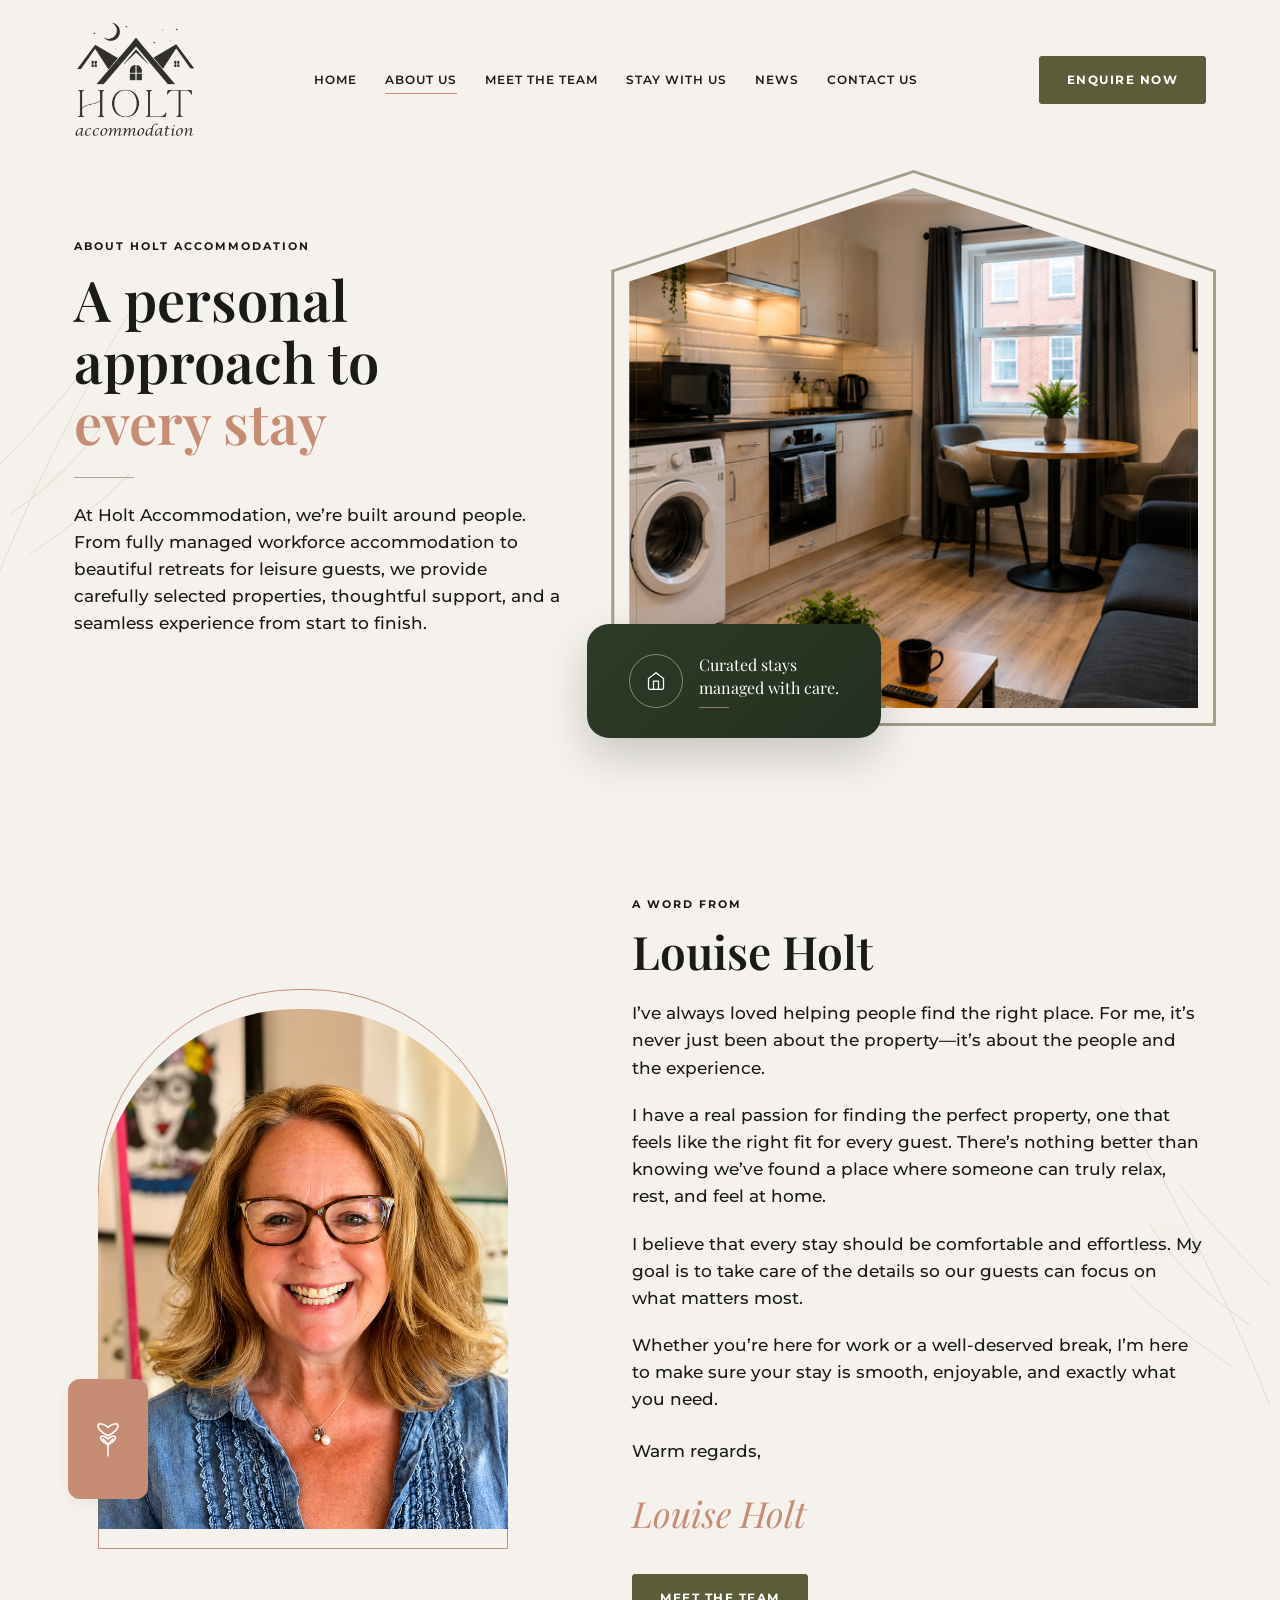
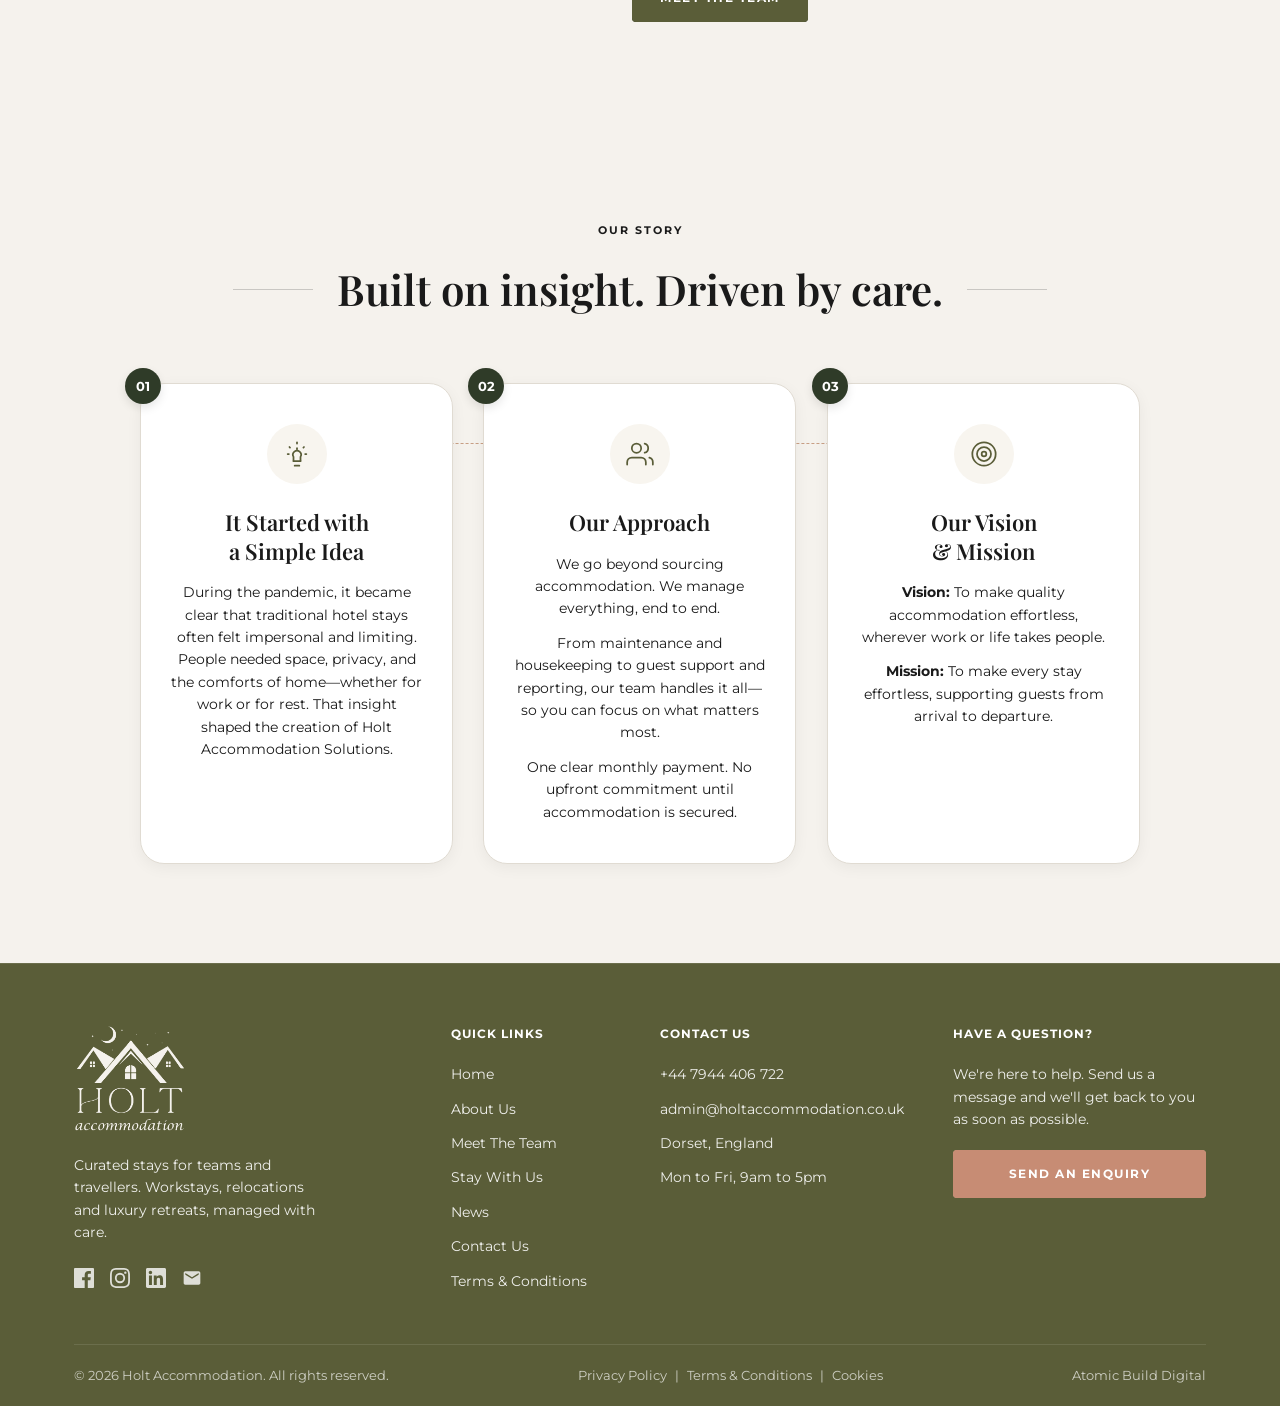
<file: aboutus.html>
<!DOCTYPE html>
<html lang="en">
<head>
    <meta charset="UTF-8">
    <meta name="viewport" content="width=device-width, initial-scale=1.0">
    <title>About Us | Holt Accommodation</title>
    <link rel="preconnect" href="https://fonts.googleapis.com">
    <link rel="preconnect" href="https://fonts.gstatic.com" crossorigin>
    <link href="https://fonts.googleapis.com/css2?family=Montserrat:wght@400;500;600;700&family=Playfair+Display:wght@400;500;600;700;800;i&display=swap" rel="stylesheet">
    <link rel="stylesheet" href="styles.css">
</head>
<body class="aboutus-page">

    <header id="header" class="header">
        <div class="container header-container">
            <a href="index.html" class="logo">
                <img src="assets/images/logo.png" alt="Holt Accommodation Logo">
            </a>
            
            <nav class="nav-menu" id="navMenu">
                <ul class="nav-list">
                    <li><a href="index.html" class="nav-link">Home</a></li>
                    <li><a href="aboutus.html" class="nav-link active">About Us</a></li>
                    <li><a href="meettheteam.html" class="nav-link smooth-scroll">Meet The Team</a></li>
                    <li><a href="staywithus.html" class="nav-link">Stay With Us</a></li>
                    <li><a href="news.html" class="nav-link">News</a></li>
                    <li><a href="contactus.html" class="nav-link smooth-scroll">Contact Us</a></li>
                </ul>
                <a href="contactus.html" class="btn btn-olive mobile-enquire btn-pan-hover"><span>Enquire Now</span></a>
            </nav>
            
            <div class="header-right">
                <a href="contactus.html" class="btn btn-olive desktop-enquire btn-pan-hover"><span>Enquire Now</span></a>
                <button class="hamburger" id="hamburger" aria-label="Toggle Menu">
                    <span></span>
                    <span></span>
                    <span></span>
                </button>
            </div>
        </div>
    </header>

    <main>
        <section class="about-hero js-reveal">
            <div class="container about-hero-layout">
                
                <div class="about-hero-content stagger-1">
                    <span class="label text-grey">ABOUT HOLT ACCOMMODATION</span>
                    <h1 class="hero-main-title font-serif">
                        A personal<br>approach to<br><span class="text-terracotta">every stay</span>
                    </h1>
                    <div class="hero-short-line"></div>
                    <p class="body-text">At Holt Accommodation, we’re built around people. From fully managed workforce accommodation to beautiful retreats for leisure guests, we provide carefully selected properties, thoughtful support, and a seamless experience from start to finish.</p>
                </div>
                
                <div class="about-hero-image-wrapper stagger-2">
                    <img src="assets/images/aboutimage.png" onerror="this.src='assets/images/idea 2.png'" alt="Beautiful interior living space" class="hero-arch-img">
                    
                    <div class="hero-floating-card js-reveal stagger-3">
                        <div class="hero-floating-icon">
                            <svg viewBox="0 0 24 24" fill="none" stroke="currentColor" stroke-width="1.5" stroke-linecap="round" stroke-linejoin="round">
                                <path d="M3 9l9-7 9 7v11a2 2 0 0 1-2 2H5a2 2 0 0 1-2-2z"></path>
                                <polyline points="9 22 9 12 15 12 15 22"></polyline>
                            </svg>
                        </div>
                        <div class="hero-floating-text">
                            Curated stays<br>managed with care.
                            <div class="hero-floating-line"></div>
                        </div>
                    </div>
                </div>

                <div class="hero-botanical-left">
                    <svg viewBox="0 0 150 300" fill="none" stroke="var(--olive)" stroke-width="1" opacity="0.15">
                        <path d="M0 300 Q60 150 150 0 M20 220 Q80 180 120 120 M0 180 Q60 120 90 80 M40 260 Q100 220 140 180" stroke-linecap="round" stroke-linejoin="round"/>
                        <path d="M70 140 C 80 120, 110 110, 120 120 C 110 140, 80 150, 70 140" fill="var(--olive)" opacity="0.1"/>
                        <path d="M30 200 C 40 180, 70 170, 80 180 C 70 200, 40 210, 30 200" fill="var(--olive)" opacity="0.1"/>
                    </svg>
                </div>

            </div>
        </section>

        <section class="about-louise js-reveal">
            <div class="container about-louise-layout">
                
                <div class="about-louise-image-col stagger-1">
                    <div class="louise-arch-container">
                        <div class="louise-arch-outline"></div>
                        <img src="assets/images/Louise.png" onerror="this.src='assets/images/idea 2.png'" alt="Louise Holt" class="louise-img">
                        
                        <div class="louise-leaf-card js-reveal stagger-2">
                            <svg viewBox="0 0 24 24" fill="none" stroke="var(--white)" stroke-width="1" stroke-linecap="round" stroke-linejoin="round">
                                <path d="M12 22v-7l-3-3m3 3l3-3m-3-7c-2-2-6-3-6-1s2 4 6 6c4-2 6-4 6-6s-4-1-6 1z"></path>
                                <path d="M12 12c-1.5-1.5-4.5-2.5-4.5-1s1.5 3 4.5 4.5c3-1.5 4.5-3 4.5-4.5s-3-.5-4.5 1z"></path>
                            </svg>
                        </div>
                    </div>
                </div>

                <div class="about-louise-text-col stagger-3">
                    <span class="label text-grey">A WORD FROM</span>
                    <h2 class="section-title font-serif mb-6">Louise Holt</h2>
                    
                    <p class="body-text">I’ve always loved helping people find the right place. For me, it’s never just been about the property—it’s about the people and the experience.</p>
                    <p class="body-text">I have a real passion for finding the perfect property, one that feels like the right fit for every guest. There’s nothing better than knowing we’ve found a place where someone can truly relax, rest, and feel at home.</p>
                    <p class="body-text">I believe that every stay should be comfortable and effortless. My goal is to take care of the details so our guests can focus on what matters most.</p>
                    <p class="body-text mb-6">Whether you’re here for work or a well-deserved break, I’m here to make sure your stay is smooth, enjoyable, and exactly what you need.</p>
                    
                    <p class="body-text">Warm regards,</p>
                    <div class="louise-signature">Louise Holt</div>
                    
                    <div class="louise-buttons">
                        <a href="meettheteam.html" class="btn btn-olive btn-pan-hover"><span>Meet The Team</span></a>
                        
                    </div>
                </div>

                <div class="louise-botanical-right">
                    <svg viewBox="0 0 150 300" fill="none" stroke="var(--olive)" stroke-width="1" opacity="0.15">
                        <path d="M150 300 Q90 150 0 0 M130 220 Q70 180 30 120 M150 180 Q90 120 60 80 M110 260 Q50 220 10 180" stroke-linecap="round" stroke-linejoin="round"/>
                        <path d="M80 140 C 70 120, 40 110, 30 120 C 40 140, 70 150, 80 140" fill="var(--olive)" opacity="0.1"/>
                    </svg>
                </div>

            </div>
        </section>

        <section id="our-story" class="about-story js-reveal section-padding">
            <div class="container">
                <div class="story-header text-center stagger-1">
                    <span class="label text-grey">OUR STORY</span>
                    <div class="story-heading-wrap">
                        <span class="story-heading-line"></span>
                        <h2 class="font-serif story-main-heading">Built on insight. Driven by care.</h2>
                        <span class="story-heading-line"></span>
                    </div>
                </div>

                <div class="story-cards-container">
                    <div class="story-timeline-connector desktop-only"></div>
                    
                    <div class="story-cards-grid">
                        
                        <div class="story-card js-reveal stagger-2">
                            <div class="story-card-badge">01</div>
                            <div class="story-card-icon-wrap">
                                <svg viewBox="0 0 24 24" width="28" height="28" fill="none" stroke="currentColor" stroke-width="1.5" stroke-linecap="round" stroke-linejoin="round">
                                    <path d="M9 18h6"></path>
                                    <path d="M10 22h4"></path>
                                    <path d="M12 2v1"></path>
                                    <path d="M12 7v1"></path>
                                    <path d="M4 12h1"></path>
                                    <path d="M19 12h1"></path>
                                    <path d="M17.5 6.5l.5-.5"></path>
                                    <path d="M6 6.5l-.5-.5"></path>
                                    <path d="M15 18v-3.5a3.5 3.5 0 1 0-6 0V18"></path>
                                </svg>
                            </div>
                            <h3 class="font-serif story-card-title">It Started with<br>a Simple Idea</h3>
                            <p class="story-card-text">During the pandemic, it became clear that traditional hotel stays often felt impersonal and limiting. People needed space, privacy, and the comforts of home—whether for work or for rest. That insight shaped the creation of Holt Accommodation Solutions.</p>
                        </div>

                        <div class="story-card js-reveal stagger-3">
                            <div class="story-card-badge">02</div>
                            <div class="story-card-icon-wrap">
                                <svg viewBox="0 0 24 24" width="28" height="28" fill="none" stroke="currentColor" stroke-width="1.5" stroke-linecap="round" stroke-linejoin="round">
                                    <path d="M17 21v-2a4 4 0 0 0-4-4H5a4 4 0 0 0-4 4v2"></path>
                                    <circle cx="9" cy="7" r="4"></circle>
                                    <path d="M23 21v-2a4 4 0 0 0-3-3.87"></path>
                                    <path d="M16 3.13a4 4 0 0 1 0 7.75"></path>
                                </svg>
                            </div>
                            <h3 class="font-serif story-card-title">Our Approach</h3>
                            <p class="story-card-text">We go beyond sourcing accommodation. We manage everything, end to end.</p>
                            <p class="story-card-text">From maintenance and housekeeping to guest support and reporting, our team handles it all—so you can focus on what matters most.</p>
                            <p class="story-card-text">One clear monthly payment. No upfront commitment until accommodation is secured.</p>
                        </div>

                        <div class="story-card js-reveal stagger-4">
                            <div class="story-card-badge">03</div>
                            <div class="story-card-icon-wrap">
                                <svg viewBox="0 0 24 24" width="28" height="28" fill="none" stroke="currentColor" stroke-width="1.5" stroke-linecap="round" stroke-linejoin="round">
                                    <circle cx="12" cy="12" r="10"></circle>
                                    <circle cx="12" cy="12" r="6"></circle>
                                    <circle cx="12" cy="12" r="2"></circle>
                                </svg>
                            </div>
                            <h3 class="font-serif story-card-title">Our Vision<br>& Mission</h3>
                            <p class="story-card-text"><strong>Vision:</strong> To make quality accommodation effortless, wherever work or life takes people.</p>
                            <p class="story-card-text"><strong>Mission:</strong> To make every stay effortless, supporting guests from arrival to departure.</p>
                        </div>

                    </div>
                </div>
            </div>
        </section>

        

    </main>

    <footer id="contact" class="footer bg-olive text-white js-reveal">
        <div class="container">
            <div class="footer-grid">
                <div class="footer-col">
                    <img src="assets/images/logo.png" alt="Holt Accommodation Logo" class="footer-logo">
                    <p class="footer-desc">Curated stays for teams and travellers. Workstays, relocations and luxury retreats, managed with care.</p>
                    <div class="social-links">
                        <a href="#" aria-label="Facebook"><svg viewBox="0 0 24 24" width="20" height="20"><path fill="currentColor" d="M22.675 0H1.325C.593 0 0 .593 0 1.325v21.351C0 23.407.593 24 1.325 24H12.82v-9.294H9.692v-3.622h3.128V8.413c0-3.1 1.893-4.788 4.659-4.788 1.325 0 2.463.099 2.795.143v3.24l-1.918.001c-1.504 0-1.795.715-1.795 1.763v2.313h3.587l-.467 3.622h-3.12V24h6.116c.73 0 1.323-.593 1.323-1.325V1.325C24 .593 23.407 0 22.675 0z"/></svg></a>
                        <a href="#" aria-label="Instagram"><svg viewBox="0 0 24 24" width="20" height="20"><path fill="currentColor" d="M12 2.163c3.204 0 3.584.012 4.85.07 3.252.148 4.771 1.691 4.919 4.919.058 1.265.069 1.645.069 4.849 0 3.205-.012 3.584-.069 4.849-.149 3.225-1.664 4.771-4.919 4.919-1.266.058-1.644.07-4.85.07-3.204 0-3.584-.012-4.849-.07-3.26-.149-4.771-1.699-4.919-4.92-.058-1.265-.07-1.644-.07-4.849 0-3.204.013-3.583.07-4.849.149-3.227 1.664-4.771 4.919-4.919 1.266-.057 1.645-.069 4.849-.069zM12 0C8.741 0 8.333.014 7.053.072 2.695.272.273 2.69.073 7.052.014 8.333 0 8.741 0 12c0 3.259.014 3.668.072 4.948.2 4.358 2.618 6.78 6.98 6.98C8.333 23.986 8.741 24 12 24c3.259 0 3.668-.014 4.948-.072 4.354-.2 6.782-2.618 6.979-6.98.059-1.28.073-1.689.073-4.948 0-3.259-.014-3.667-.072-4.947-.196-4.354-2.617-6.78-6.979-6.98C15.668.014 15.259 0 12 0zm0 5.838a6.162 6.162 0 100 12.324 6.162 6.162 0 000-12.324zM12 16a4 4 0 110-8 4 4 0 010 8zm6.406-11.845a1.44 1.44 0 100 2.881 1.44 1.44 0 000-2.881z"/></svg></a>
                        <a href="#" aria-label="LinkedIn"><svg viewBox="0 0 24 24" width="20" height="20"><path fill="currentColor" d="M20.447 20.452h-3.554v-5.569c0-1.328-.027-3.037-1.852-3.037-1.853 0-2.136 1.445-2.136 2.939v5.667H9.351V9h3.414v1.561h.046c.477-.9 1.637-1.85 3.37-1.85 3.601 0 4.267 2.37 4.267 5.455v6.286zM5.337 7.433c-1.144 0-2.063-.926-2.063-2.065 0-1.138.92-2.063 2.063-2.063 1.14 0 2.064.925 2.064 2.063 0 1.139-.925 2.065-2.064 2.065zm1.782 13.019H3.555V9h3.564v11.452zM22.225 0H1.771C.792 0 0 .774 0 1.729v20.542C0 23.227.792 24 1.771 24h20.451C23.2 24 24 23.227 24 22.271V1.729C24 .774 23.2 0 22.225 0z"/></svg></a>
                        <a href="#" aria-label="Email"><svg viewBox="0 0 24 24" width="20" height="20"><path fill="currentColor" d="M20 4H4c-1.1 0-1.99.9-1.99 2L2 18c0 1.1.9 2 2 2h16c1.1 0 2-.9 2-2V6c0-1.1-.9-2-2-2zm0 4l-8 5-8-5V6l8 5 8-5v2z"/></svg></a>
                    </div>
                </div>
                
                <div class="footer-col">
                    <h4 class="footer-heading">Quick Links</h4>
                    <ul class="footer-links">
                        <li><a href="index.html">Home</a></li>
                        <li><a href="aboutus.html">About Us</a></li>
                        <li><a href="index.html#trust" class="smooth-scroll">Meet The Team</a></li>
                        <li><a href="staywithus.html">Stay With Us</a></li>
                        <li><a href="news.html">News</a></li>
                        <li><a href="contactus.html" class="smooth-scroll">Contact Us</a></li>
                        <li><a href="terms.html">Terms & Conditions</a></li>
                    </ul>
                </div>

                <div class="footer-col">
                    <h4 class="footer-heading">Contact Us</h4>
                    <ul class="footer-contact">
                        <li>+44 7944 406 722</li>
                        <li>admin@holtaccommodation.co.uk</li>
                        <li>Dorset, England</li>
                        <li>Mon to Fri, 9am to 5pm</li>
                    </ul>
                </div>

                <div class="footer-col" id="enquire">
                    <h4 class="footer-heading">Have a question?</h4>
                    <p class="footer-text">We're here to help. Send us a message and we'll get back to you as soon as possible.</p>
                    <a href="contactus.html" class="btn btn-terracotta btn-full footer-enquire-btn btn-pan-hover" style="background-color: var(--beige); color: var(--white);"><span>Send An Enquiry</span></a>
                </div>
            </div>

            <div class="footer-bottom">
                <p>&copy; 2026 Holt Accommodation. All rights reserved.</p>
                <p class="footer-legal">
                    <a href="#">Privacy Policy</a> | 
                    <a href="#">Terms & Conditions</a> | 
                    <a href="#">Cookies</a>
                </p>
                <p>Atomic Build Digital</p>
            </div>
        </div>
    </footer>

    <script src="script.js"></script>
</body>
</html>
</file>
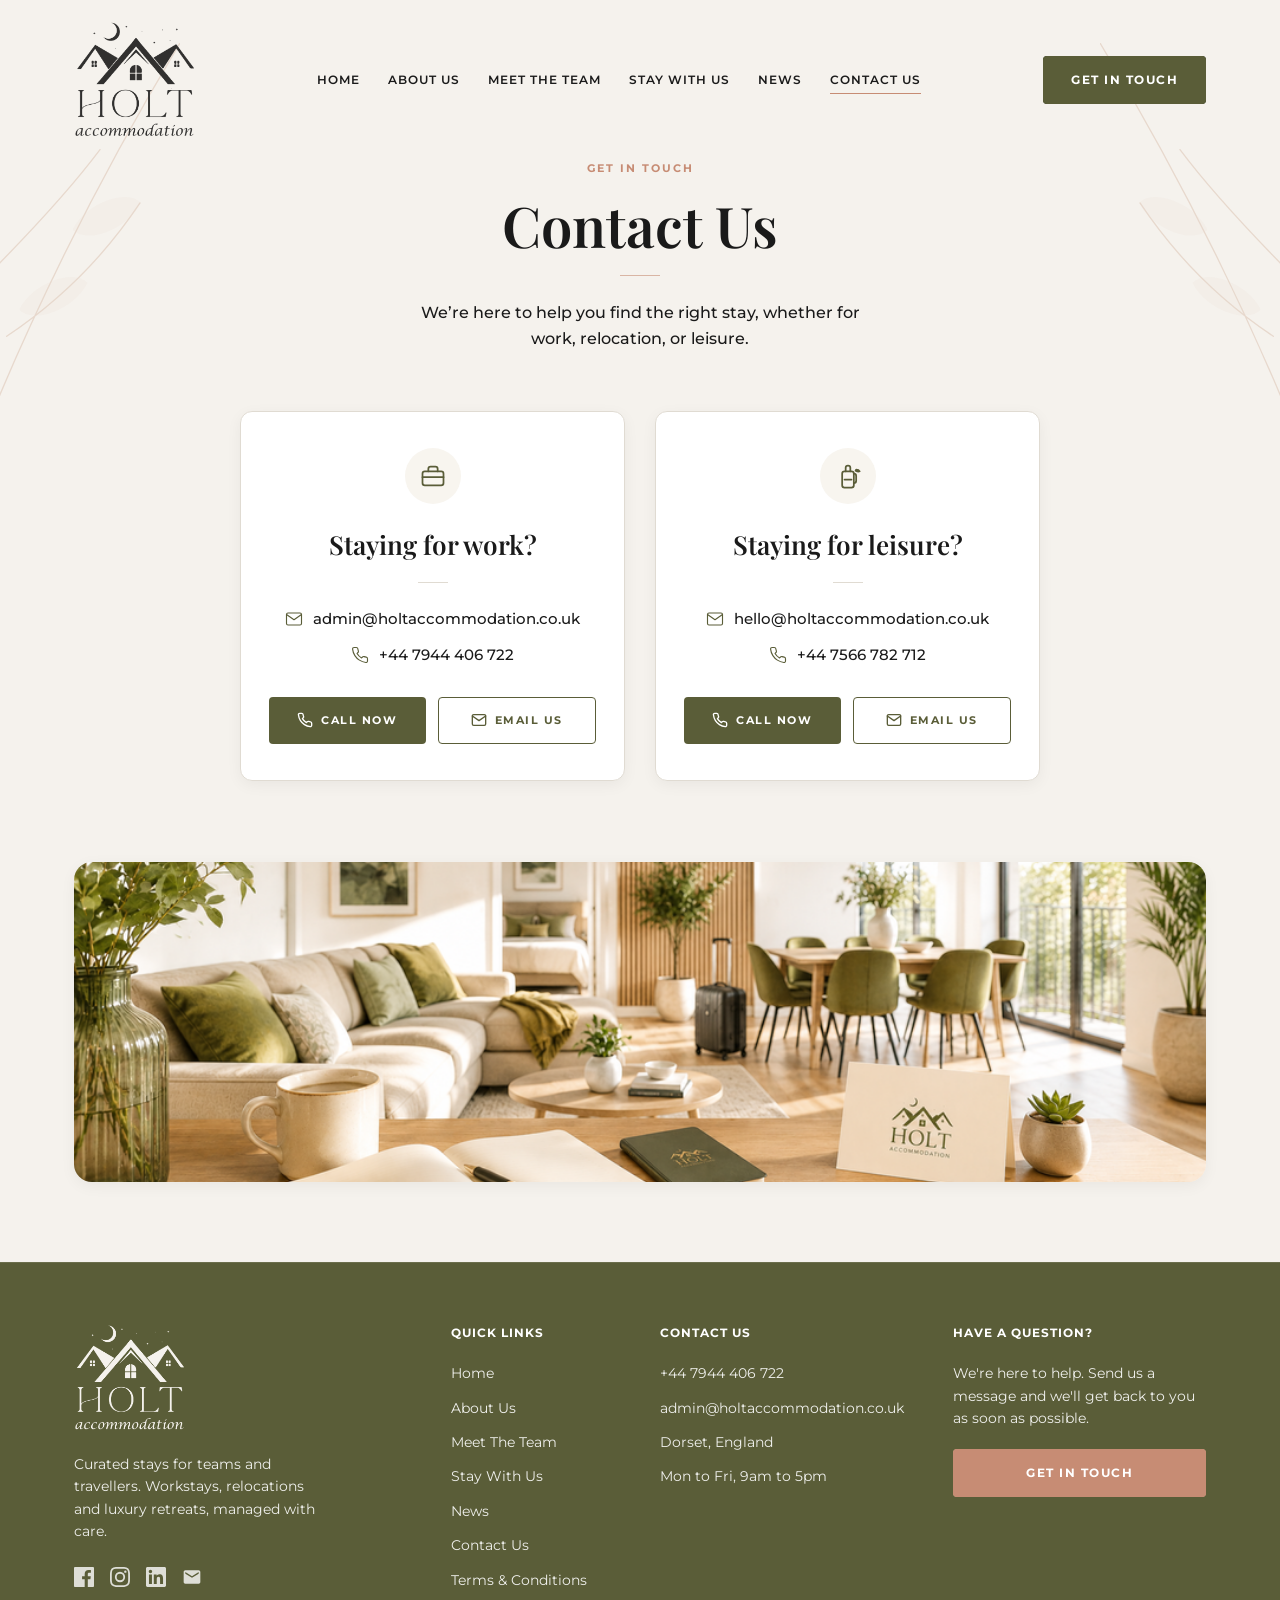
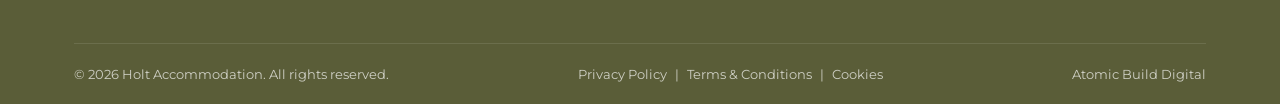
<file: contactus.html>
<!DOCTYPE html>
<html lang="en">
<head>
    <meta charset="UTF-8">
    <meta name="viewport" content="width=device-width, initial-scale=1.0">
    <title>Contact Us | Holt Accommodation</title>
    <link rel="preconnect" href="https://fonts.googleapis.com">
    <link rel="preconnect" href="https://fonts.gstatic.com" crossorigin>
    <link href="https://fonts.googleapis.com/css2?family=Montserrat:wght@400;500;600;700&family=Playfair+Display:wght@400;500;600;700;800;i&display=swap" rel="stylesheet">
    <link rel="stylesheet" href="styles.css">
</head>
<body class="contact-page">

    <header id="header" class="header">
        <div class="container header-container">
            <a href="index.html" class="logo">
                <img src="assets/images/logo.png" alt="Holt Accommodation Logo">
            </a>
            
            <nav class="nav-menu" id="navMenu">
                <ul class="nav-list">
                    <li><a href="index.html" class="nav-link">Home</a></li>
                    <li><a href="aboutus.html" class="nav-link">About Us</a></li>
                    <li><a href="meettheteam.html" class="nav-link">Meet The Team</a></li>
                    <li><a href="staywithus.html" class="nav-link">Stay With Us</a></li>
                    <li><a href="news.html" class="nav-link">News</a></li>
                    <li><a href="contactus.html" class="nav-link active">Contact Us</a></li>
                </ul>
                <a href="contactus.html" class="btn btn-olive mobile-enquire btn-pan-hover"><span>GET IN TOUCH</span></a>
            </nav>
            
            <div class="header-right">
                <a href="contactus.html" class="btn btn-olive desktop-enquire btn-pan-hover"><span>GET IN TOUCH</span></a>
                <button class="hamburger" id="hamburger" aria-label="Toggle Menu">
                    <span></span>
                    <span></span>
                    <span></span>
                </button>
            </div>
        </div>
    </header>

    <main>
        <section class="contact-hero section-padding">
            <div class="contact-botanical contact-botanical-left">
                <svg viewBox="0 0 150 300" fill="none" stroke="var(--beige)" stroke-width="1" opacity="0.3">
                    <path d="M0 300 Q60 150 150 0 M20 220 Q80 180 120 120 M0 180 Q60 120 90 80" stroke-linecap="round" stroke-linejoin="round"/>
                    <path d="M70 140 C 80 120, 110 110, 120 120 C 110 140, 80 150, 70 140" fill="var(--beige)" opacity="0.15"/>
                    <path d="M30 200 C 40 180, 70 170, 80 180 C 70 200, 40 210, 30 200" fill="var(--beige)" opacity="0.15"/>
                </svg>
            </div>
            
            <div class="contact-botanical contact-botanical-right">
                <svg viewBox="0 0 150 300" fill="none" stroke="var(--beige)" stroke-width="1" opacity="0.3">
                    <path d="M150 300 Q90 150 0 0 M130 220 Q70 180 30 120 M150 180 Q90 120 60 80" stroke-linecap="round" stroke-linejoin="round"/>
                    <path d="M80 140 C 70 120, 40 110, 30 120 C 40 140, 70 150, 80 140" fill="var(--beige)" opacity="0.15"/>
                    <path d="M120 200 C 110 180, 80 170, 70 180 C 80 200, 110 210, 120 200" fill="var(--beige)" opacity="0.15"/>
                </svg>
            </div>

            <div class="container contact-hero-content text-center js-reveal stagger-1">
                <span class="contact-label">GET IN TOUCH</span>
                <h1 class="contact-title font-serif">Contact Us</h1>
                
                <div class="contact-hero-divider"></div>
                
                <p class="contact-subtitle body-text">We’re here to help you find the right stay, whether for work, relocation, or leisure.</p>
            </div>
        </section>

        <section class="contact-cards-section">
            <div class="container">
                <div class="contact-cards-grid">
                    
                    <div class="contact-card js-reveal stagger-2" tabindex="0">
                        <div class="contact-card-icon">
                            <svg viewBox="0 0 24 24" width="28" height="28" fill="none" stroke="currentColor" stroke-width="1.5" stroke-linecap="round" stroke-linejoin="round">
                                <rect x="3" y="8" width="18" height="12" rx="2" ry="2"></rect>
                                <path d="M8 8V6a2 2 0 0 1 2-2h4a2 2 0 0 1 2 2v2"></path>
                                <line x1="3" y1="13" x2="21" y2="13"></line>
                            </svg>
                        </div>
                        <h2 class="contact-card-title font-serif">Staying for work?</h2>
                        
                        <div class="contact-card-divider"></div>

                        <div class="contact-info-list">
                            <div class="contact-info-item">
                                <svg viewBox="0 0 24 24" width="18" height="18" fill="none" stroke="var(--olive)" stroke-width="1.5" stroke-linecap="round" stroke-linejoin="round">
                                    <path d="M4 4h16c1.1 0 2 .9 2 2v12c0 1.1-.9 2-2 2H4c-1.1 0-2-.9-2-2V6c0-1.1.9-2 2-2z"></path>
                                    <polyline points="22,6 12,13 2,6"></polyline>
                                </svg>
                                <span>admin@holtaccommodation.co.uk</span>
                            </div>
                            <div class="contact-info-item">
                                <svg viewBox="0 0 24 24" width="18" height="18" fill="none" stroke="var(--olive)" stroke-width="1.5" stroke-linecap="round" stroke-linejoin="round">
                                    <path d="M22 16.92v3a2 2 0 0 1-2.18 2 19.79 19.79 0 0 1-8.63-3.07 19.5 19.5 0 0 1-6-6 19.79 19.79 0 0 1-3.07-8.67A2 2 0 0 1 4.11 2h3a2 2 0 0 1 2 1.72 12.84 12.84 0 0 0 .7 2.81 2 2 0 0 1-.45 2.11L8.09 9.91a16 16 0 0 0 6 6l1.27-1.27a2 2 0 0 1 2.11-.45 12.84 12.84 0 0 0 2.81.7A2 2 0 0 1 22 16.92z"></path>
                                </svg>
                                <span>+44 7944 406 722</span>
                            </div>
                        </div>

                        <div class="contact-btn-group">
                            <a href="tel:+447944406722" class="btn contact-btn-solid">
                                <svg viewBox="0 0 24 24" width="16" height="16" fill="none" stroke="currentColor" stroke-width="2" stroke-linecap="round" stroke-linejoin="round"><path d="M22 16.92v3a2 2 0 0 1-2.18 2 19.79 19.79 0 0 1-8.63-3.07 19.5 19.5 0 0 1-6-6 19.79 19.79 0 0 1-3.07-8.67A2 2 0 0 1 4.11 2h3a2 2 0 0 1 2 1.72 12.84 12.84 0 0 0 .7 2.81 2 2 0 0 1-.45 2.11L8.09 9.91a16 16 0 0 0 6 6l1.27-1.27a2 2 0 0 1 2.11-.45 12.84 12.84 0 0 0 2.81.7A2 2 0 0 1 22 16.92z"></path></svg>
                                CALL NOW
                            </a>
                            <a href="mailto:admin@holtaccommodation.co.uk?subject=Work stay enquiry" class="btn contact-btn-outline">
                                <svg viewBox="0 0 24 24" width="16" height="16" fill="none" stroke="currentColor" stroke-width="2" stroke-linecap="round" stroke-linejoin="round"><path d="M4 4h16c1.1 0 2 .9 2 2v12c0 1.1-.9 2-2 2H4c-1.1 0-2-.9-2-2V6c0-1.1.9-2 2-2z"></path><polyline points="22,6 12,13 2,6"></polyline></svg>
                                EMAIL US
                            </a>
                        </div>
                    </div>

                    <div class="contact-card js-reveal stagger-3" tabindex="0">
                        <div class="contact-card-icon">
                            <svg viewBox="0 0 24 24" width="28" height="28" fill="none" stroke="currentColor" stroke-width="1.5" stroke-linecap="round" stroke-linejoin="round">
                                <rect x="7" y="8" width="10" height="14" rx="2" ry="2"></rect>
                                <path d="M10 8V5a2 2 0 0 1 2-2v0a2 2 0 0 1 2 2v3"></path>
                                <path d="M15 15H9"></path>
                                <path d="M17 18a2 2 0 0 0 2-2v-4a2 2 0 0 0-2-2"></path>
                                <path d="M18.5 7.5 C19.5 8 21 8.5 22 8 C21.5 7 20 6.5 19 6.5 Z"></path>
                            </svg>
                        </div>
                        <h2 class="contact-card-title font-serif">Staying for leisure?</h2>
                        
                        <div class="contact-card-divider"></div>

                        <div class="contact-info-list">
                            <div class="contact-info-item">
                                <svg viewBox="0 0 24 24" width="18" height="18" fill="none" stroke="var(--olive)" stroke-width="1.5" stroke-linecap="round" stroke-linejoin="round">
                                    <path d="M4 4h16c1.1 0 2 .9 2 2v12c0 1.1-.9 2-2 2H4c-1.1 0-2-.9-2-2V6c0-1.1.9-2 2-2z"></path>
                                    <polyline points="22,6 12,13 2,6"></polyline>
                                </svg>
                                <span>hello@holtaccommodation.co.uk</span>
                            </div>
                            <div class="contact-info-item">
                                <svg viewBox="0 0 24 24" width="18" height="18" fill="none" stroke="var(--olive)" stroke-width="1.5" stroke-linecap="round" stroke-linejoin="round">
                                    <path d="M22 16.92v3a2 2 0 0 1-2.18 2 19.79 19.79 0 0 1-8.63-3.07 19.5 19.5 0 0 1-6-6 19.79 19.79 0 0 1-3.07-8.67A2 2 0 0 1 4.11 2h3a2 2 0 0 1 2 1.72 12.84 12.84 0 0 0 .7 2.81 2 2 0 0 1-.45 2.11L8.09 9.91a16 16 0 0 0 6 6l1.27-1.27a2 2 0 0 1 2.11-.45 12.84 12.84 0 0 0 2.81.7A2 2 0 0 1 22 16.92z"></path>
                                </svg>
                                <span>+44 7566 782 712</span>
                            </div>
                        </div>

                        <div class="contact-btn-group">
                            <a href="tel:+447566782712" class="btn contact-btn-solid">
                                <svg viewBox="0 0 24 24" width="16" height="16" fill="none" stroke="currentColor" stroke-width="2" stroke-linecap="round" stroke-linejoin="round"><path d="M22 16.92v3a2 2 0 0 1-2.18 2 19.79 19.79 0 0 1-8.63-3.07 19.5 19.5 0 0 1-6-6 19.79 19.79 0 0 1-3.07-8.67A2 2 0 0 1 4.11 2h3a2 2 0 0 1 2 1.72 12.84 12.84 0 0 0 .7 2.81 2 2 0 0 1-.45 2.11L8.09 9.91a16 16 0 0 0 6 6l1.27-1.27a2 2 0 0 1 2.11-.45 12.84 12.84 0 0 0 2.81.7A2 2 0 0 1 22 16.92z"></path></svg>
                                CALL NOW
                            </a>
                            <a href="mailto:hello@holtaccommodation.co.uk?subject=Leisure stay enquiry" class="btn contact-btn-outline">
                                <svg viewBox="0 0 24 24" width="16" height="16" fill="none" stroke="currentColor" stroke-width="2" stroke-linecap="round" stroke-linejoin="round"><path d="M4 4h16c1.1 0 2 .9 2 2v12c0 1.1-.9 2-2 2H4c-1.1 0-2-.9-2-2V6c0-1.1.9-2 2-2z"></path><polyline points="22,6 12,13 2,6"></polyline></svg>
                                EMAIL US
                            </a>
                        </div>
                    </div>

                </div>
            </div>
        </section>

        <section class="contact-image-section section-padding js-reveal">
            <div class="container">
                <div class="contact-image-wrapper">
                    <img src="assets/images/contact image.png" onerror="this.src='assets/images/idea 2.png'" alt="Luxurious stay with Holt Accommodation">
                </div>
            </div>
        </section>
    </main>

    <footer id="contact" class="footer bg-olive text-white js-reveal">
        <div class="container">
            <div class="footer-grid">
                <div class="footer-col">
                    <img src="assets/images/logo.png" alt="Holt Accommodation Logo" class="footer-logo">
                    <p class="footer-desc">Curated stays for teams and travellers. Workstays, relocations and luxury retreats, managed with care.</p>
                    <div class="social-links">
                        <a href="#" aria-label="Facebook"><svg viewBox="0 0 24 24" width="20" height="20"><path fill="currentColor" d="M22.675 0H1.325C.593 0 0 .593 0 1.325v21.351C0 23.407.593 24 1.325 24H12.82v-9.294H9.692v-3.622h3.128V8.413c0-3.1 1.893-4.788 4.659-4.788 1.325 0 2.463.099 2.795.143v3.24l-1.918.001c-1.504 0-1.795.715-1.795 1.763v2.313h3.587l-.467 3.622h-3.12V24h6.116c.73 0 1.323-.593 1.323-1.325V1.325C24 .593 23.407 0 22.675 0z"/></svg></a>
                        <a href="#" aria-label="Instagram"><svg viewBox="0 0 24 24" width="20" height="20"><path fill="currentColor" d="M12 2.163c3.204 0 3.584.012 4.85.07 3.252.148 4.771 1.691 4.919 4.919.058 1.265.069 1.645.069 4.849 0 3.205-.012 3.584-.069 4.849-.149 3.225-1.664 4.771-4.919 4.919-1.266.058-1.644.07-4.85.07-3.204 0-3.584-.012-4.849-.07-3.26-.149-4.771-1.699-4.919-4.92-.058-1.265-.07-1.644-.07-4.849 0-3.204.013-3.583.07-4.849.149-3.227 1.664-4.771 4.919-4.919 1.266-.057 1.645-.069 4.849-.069zM12 0C8.741 0 8.333.014 7.053.072 2.695.272.273 2.69.073 7.052.014 8.333 0 8.741 0 12c0 3.259.014 3.668.072 4.948.2 4.358 2.618 6.78 6.98 6.98C8.333 23.986 8.741 24 12 24c3.259 0 3.668-.014 4.948-.072 4.354-.2 6.782-2.618 6.979-6.98.059-1.28.073-1.689.073-4.948 0-3.259-.014-3.667-.072-4.947-.196-4.354-2.617-6.78-6.979-6.98C15.668.014 15.259 0 12 0zm0 5.838a6.162 6.162 0 100 12.324 6.162 6.162 0 000-12.324zM12 16a4 4 0 110-8 4 4 0 010 8zm6.406-11.845a1.44 1.44 0 100 2.881 1.44 1.44 0 000-2.881z"/></svg></a>
                        <a href="#" aria-label="LinkedIn"><svg viewBox="0 0 24 24" width="20" height="20"><path fill="currentColor" d="M20.447 20.452h-3.554v-5.569c0-1.328-.027-3.037-1.852-3.037-1.853 0-2.136 1.445-2.136 2.939v5.667H9.351V9h3.414v1.561h.046c.477-.9 1.637-1.85 3.37-1.85 3.601 0 4.267 2.37 4.267 5.455v6.286zM5.337 7.433c-1.144 0-2.063-.926-2.063-2.065 0-1.138.92-2.063 2.063-2.063 1.14 0 2.064.925 2.064 2.063 0 1.139-.925 2.065-2.064 2.065zm1.782 13.019H3.555V9h3.564v11.452zM22.225 0H1.771C.792 0 0 .774 0 1.729v20.542C0 23.227.792 24 1.771 24h20.451C23.2 24 24 23.227 24 22.271V1.729C24 .774 23.2 0 22.225 0z"/></svg></a>
                        <a href="#" aria-label="Email"><svg viewBox="0 0 24 24" width="20" height="20"><path fill="currentColor" d="M20 4H4c-1.1 0-1.99.9-1.99 2L2 18c0 1.1.9 2 2 2h16c1.1 0 2-.9 2-2V6c0-1.1-.9-2-2-2zm0 4l-8 5-8-5V6l8 5 8-5v2z"/></svg></a>
                    </div>
                </div>
                
                <div class="footer-col">
                    <h4 class="footer-heading">Quick Links</h4>
                    <ul class="footer-links">
                        <li><a href="index.html">Home</a></li>
                        <li><a href="aboutus.html">About Us</a></li>
                        <li><a href="meettheteam.html">Meet The Team</a></li>
                        <li><a href="staywithus.html">Stay With Us</a></li>
                        <li><a href="news.html">News</a></li>
                        <li><a href="contactus.html">Contact Us</a></li>
                        <li><a href="terms.html">Terms & Conditions</a></li>
                    </ul>
                </div>

                <div class="footer-col">
                    <h4 class="footer-heading">Contact Us</h4>
                    <ul class="footer-contact">
                        <li>+44 7944 406 722</li>
                        <li>admin@holtaccommodation.co.uk</li>
                        <li>Dorset, England</li>
                        <li>Mon to Fri, 9am to 5pm</li>
                    </ul>
                </div>

                <div class="footer-col" id="enquire">
                    <h4 class="footer-heading">Have a question?</h4>
                    <p class="footer-text">We're here to help. Send us a message and we'll get back to you as soon as possible.</p>
                    <a href="contactus.html" class="btn btn-terracotta btn-full footer-enquire-btn btn-pan-hover" style="background-color: var(--beige); color: var(--white);"><span>GET IN TOUCH</span></a>
                </div>
            </div>

            <div class="footer-bottom">
                <p>&copy; 2026 Holt Accommodation. All rights reserved.</p>
                <p class="footer-legal">
                    <a href="#">Privacy Policy</a> | 
                    <a href="#">Terms & Conditions</a> | 
                    <a href="#">Cookies</a>
                </p>
                <p>Atomic Build Digital</p>
            </div>
        </div>
    </footer>

    <script src="script.js"></script>
</body>
</html>
</file>
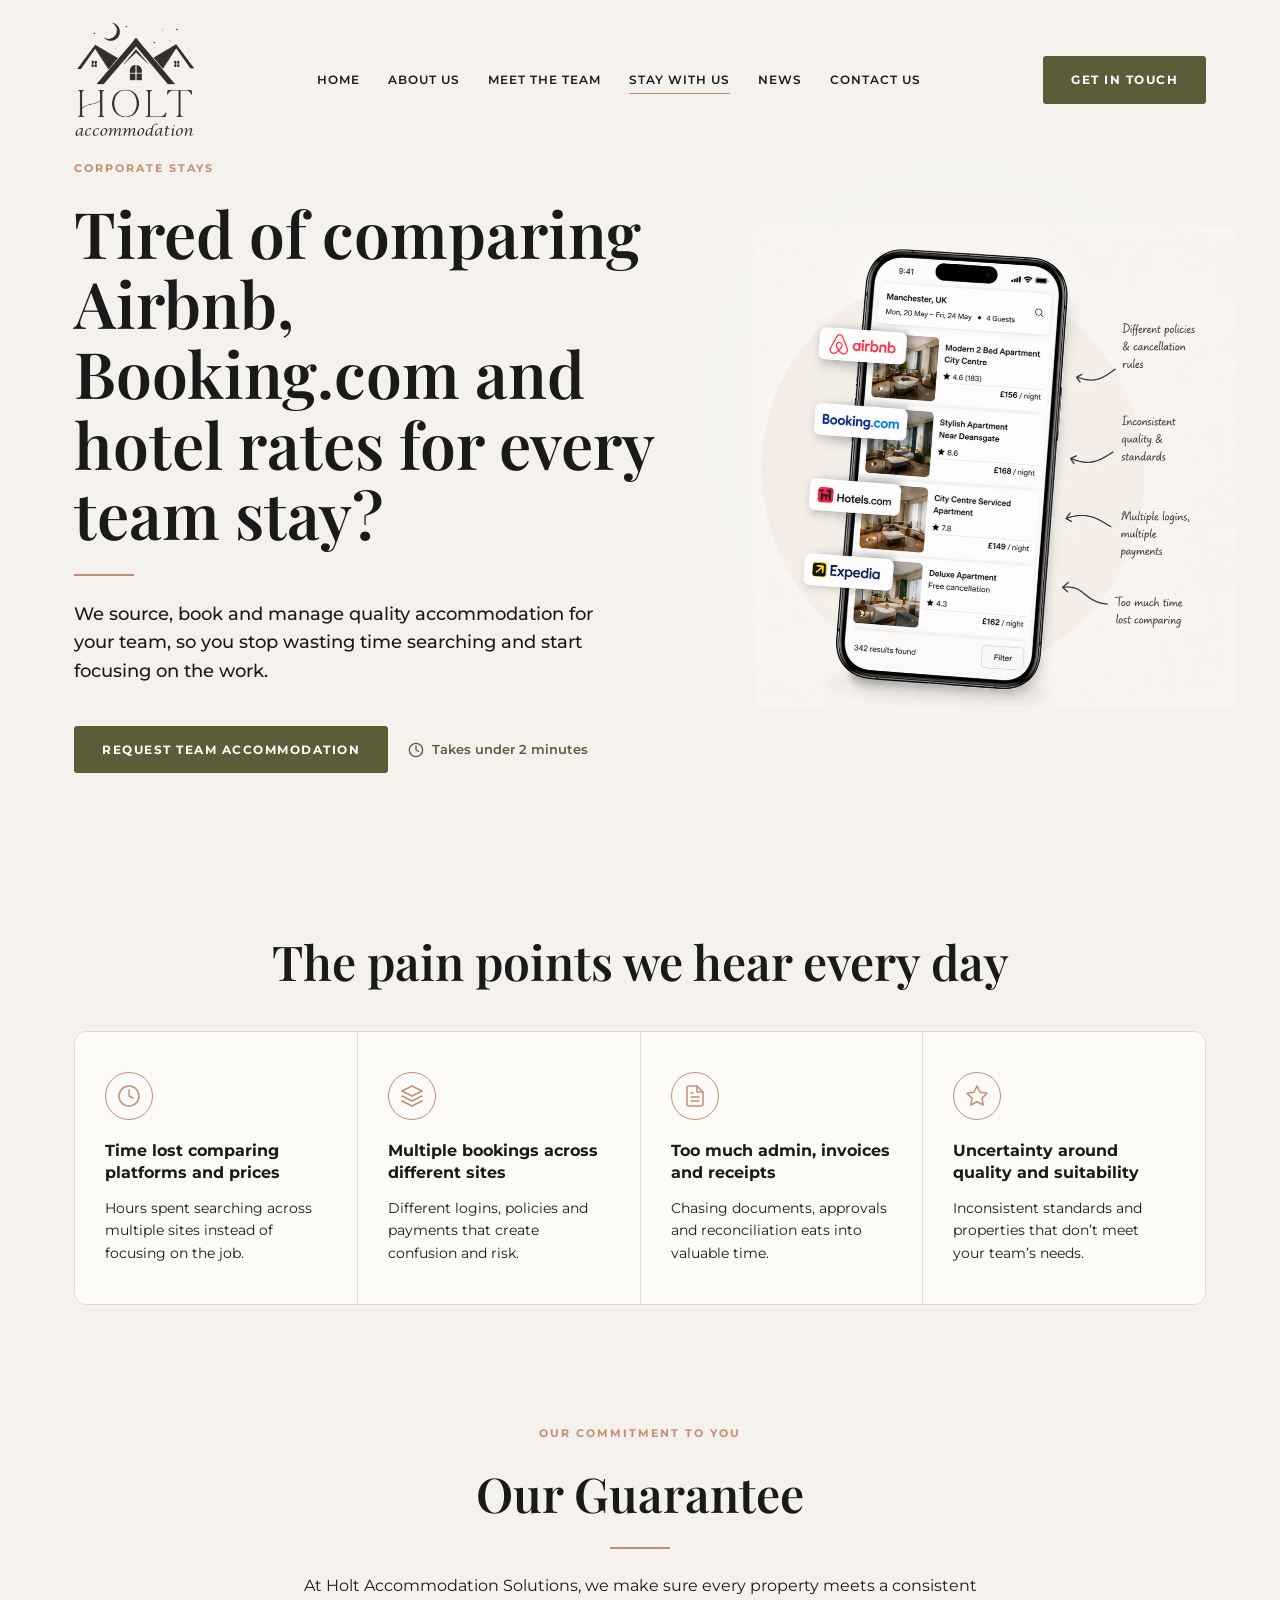
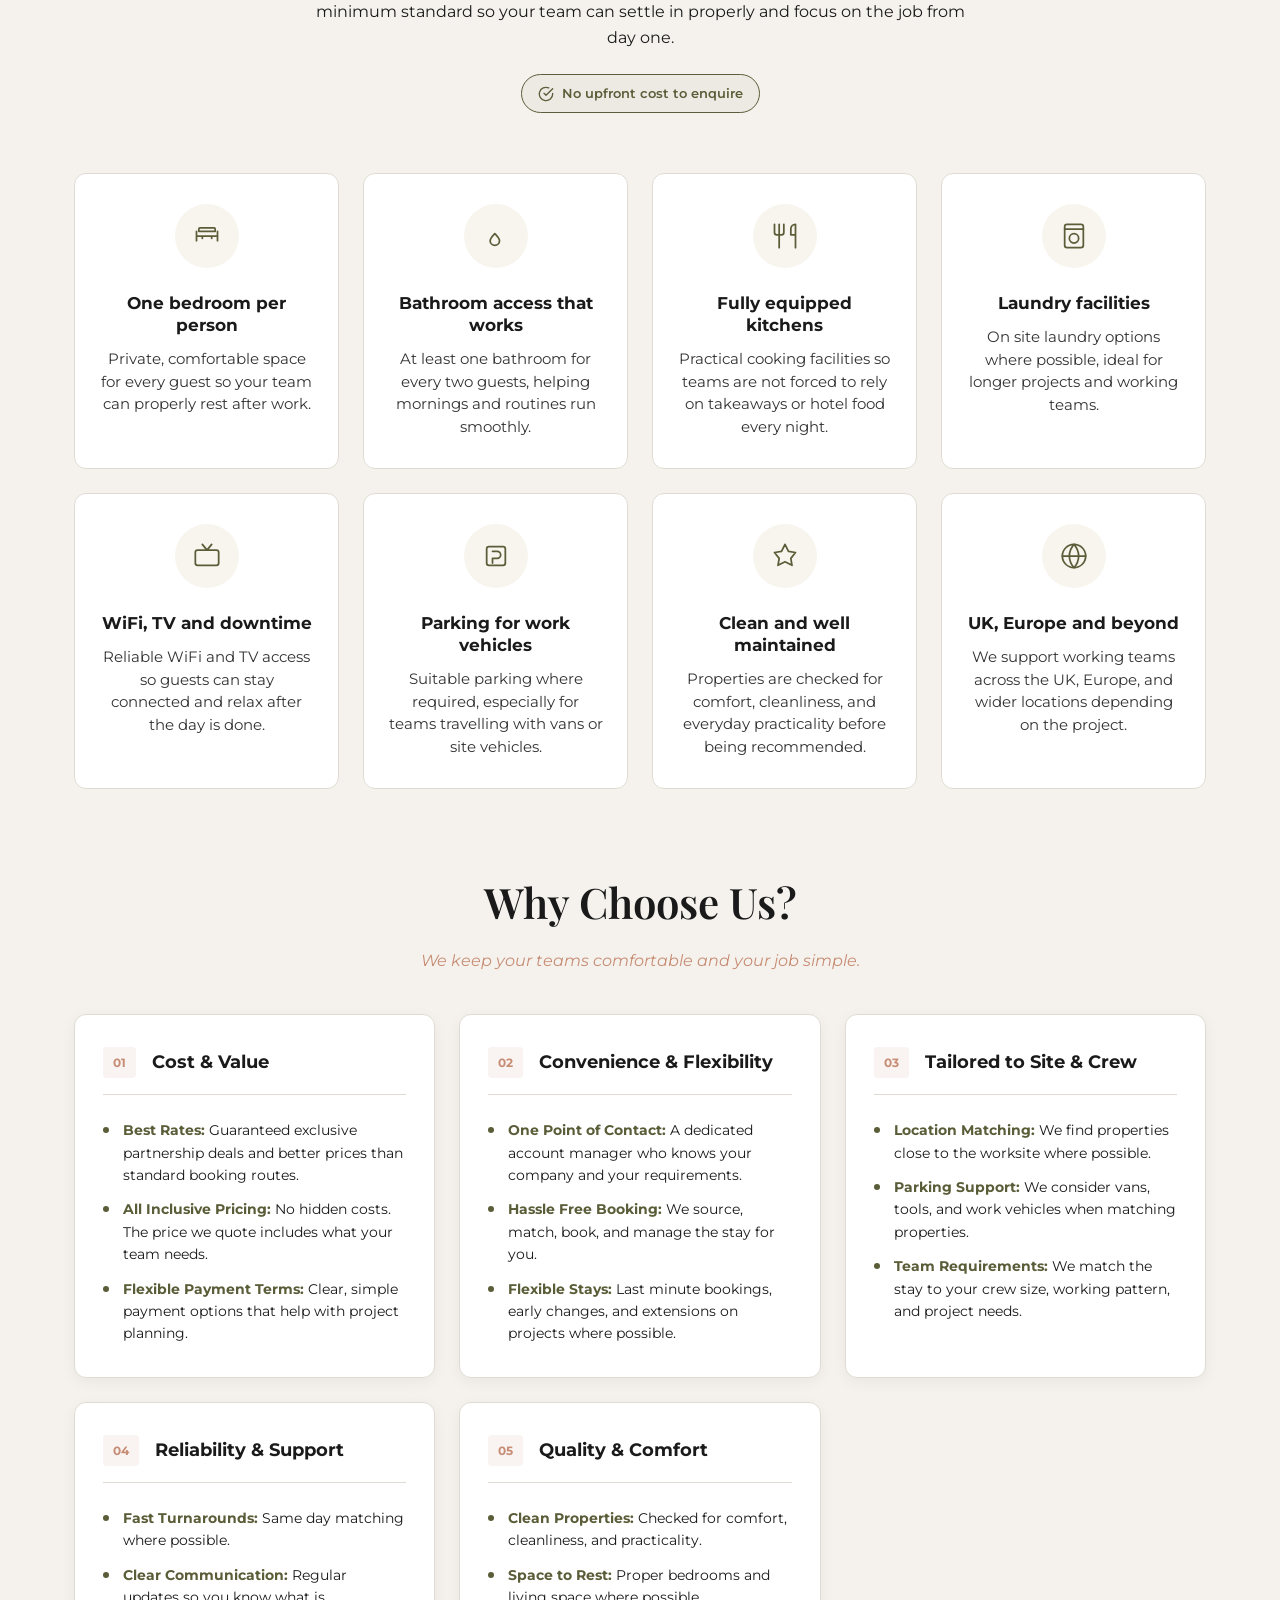
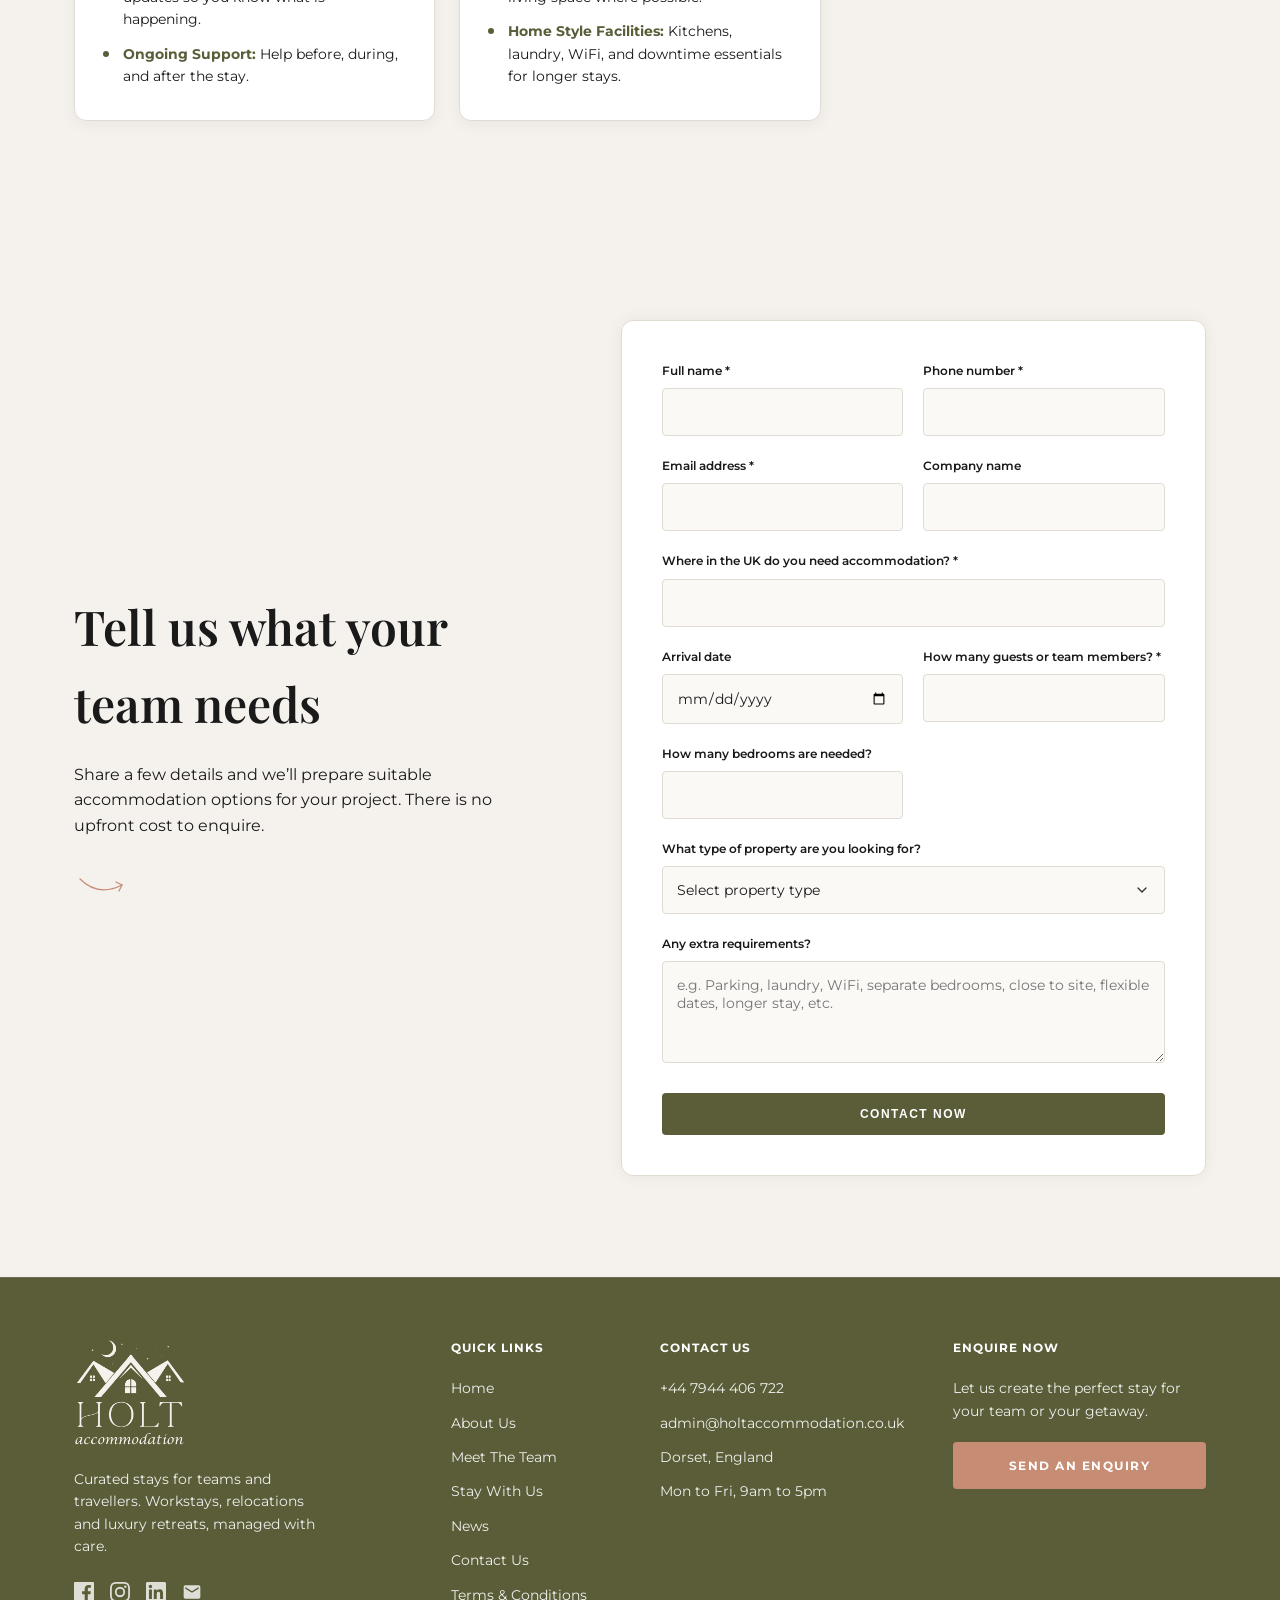
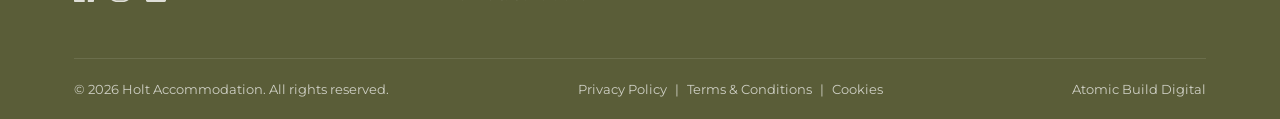
<file: corporatestays.html>
<!DOCTYPE html>
<html lang="en">
<head>
    <meta charset="UTF-8">
    <meta name="viewport" content="width=device-width, initial-scale=1.0">
    <title>Corporate Stays - Holt Accommodation</title>
    <link rel="preconnect" href="https://fonts.googleapis.com">
    <link rel="preconnect" href="https://fonts.gstatic.com" crossorigin>
    <link href="https://fonts.googleapis.com/css2?family=Montserrat:wght@400;500;600;700&family=Playfair+Display:wght@400;500;600;700;i&display=swap" rel="stylesheet">
    <link rel="stylesheet" href="styles.css">
</head>
<body class="corporate-stays-page">

    <header id="header" class="header staywithus-header">
        <div class="container header-container">
            <a href="index.html" class="logo">
                <img src="assets/images/logo.png" alt="Holt Accommodation Logo">
            </a>
            
            <nav class="nav-menu" id="navMenu">
                <ul class="nav-list staywithus-nav-list">
                    <li><a href="index.html" class="nav-link">Home</a></li>
                    <li><a href="aboutus.html" class="nav-link">About Us</a></li>
                    <li><a href="meettheteam.html" class="nav-link">Meet The Team</a></li>
                    <li><a href="staywithus.html" class="nav-link active">Stay With Us</a></li>
                    <li><a href="news.html" class="nav-link">News</a></li>
                    <li><a href="contactus.html" class="nav-link">Contact Us</a></li>
                </ul>
                <a href="contactus.html" class="btn btn-olive mobile-enquire btn-pan-hover"><span>Get In Touch</span></a>
            </nav>
            
            <div class="header-right">
                <a href="contactus.html" class="btn btn-olive desktop-enquire btn-pan-hover"><span>Get In Touch</span></a>
                <button class="hamburger staywithus-hamburger" id="hamburger" aria-label="Toggle Menu">
                    <span></span>
                    <span></span>
                    <span></span>
                </button>
            </div>
        </div>
    </header>

    <main>
        <section class="corporate-hero js-reveal">
            <div class="container">
                <div class="corporate-hero-inner">
                    <div class="corporate-hero-content fade-in stagger-1">
                        <span class="corporate-kicker">CORPORATE STAYS</span>
                        <h1 class="corporate-title">Tired of comparing Airbnb, Booking.com and hotel rates for every team stay?</h1>
                        <div class="corporate-divider"></div>
                        <p class="corporate-intro body-text">
                            We source, book and manage quality accommodation for your team, so you stop wasting time searching and start focusing on the work.
                        </p>
                        
                        <div class="corporate-hero-actions">
                            <a href="#corporate-contact-form" class="btn btn-olive btn-pan-hover smooth-scroll">
                                <span>REQUEST TEAM ACCOMMODATION</span>
                            </a>
                            <div class="corporate-time-note">
                                <svg viewBox="0 0 24 24" width="16" height="16" fill="none" stroke="currentColor" stroke-width="2" stroke-linecap="round" stroke-linejoin="round"><circle cx="12" cy="12" r="10"></circle><polyline points="12 6 12 12 16 14"></polyline></svg>
                                <span>Takes under 2 minutes</span>
                            </div>
                        </div>
                    </div>
                    
                    <div class="corporate-hero-visual fade-in stagger-2">
                        <img src="assets/images/phonecorp.png" onerror="this.src='[data-uri]'" alt="Corporate accommodation booking comparison" class="corporate-hero-phone">
                    </div>
                </div>
            </div>
        </section>

        <section class="corporate-pain-section section-padding js-reveal">
            <div class="container">
                <div class="corporate-section-header text-center fade-in">
                    <h2 class="corporate-pain-main-title">The pain points we hear every day</h2>
                </div>
                
                <div class="corporate-pain-panel fade-in stagger-1">
                    <div class="corporate-pain-card" tabindex="0">
                        <div class="corporate-pain-icon">
                            <svg viewBox="0 0 24 24" width="24" height="24" fill="none" stroke="currentColor" stroke-width="1.5" stroke-linecap="round" stroke-linejoin="round"><circle cx="12" cy="12" r="10"></circle><polyline points="12 6 12 12 16 14"></polyline></svg>
                        </div>
                        <h3 class="corporate-pain-title">Time lost comparing platforms and prices</h3>
                        <p class="corporate-pain-text">Hours spent searching across multiple sites instead of focusing on the job.</p>
                    </div>

                    <div class="corporate-pain-card" tabindex="0">
                        <div class="corporate-pain-icon">
                            <svg viewBox="0 0 24 24" width="24" height="24" fill="none" stroke="currentColor" stroke-width="1.5" stroke-linecap="round" stroke-linejoin="round"><polygon points="12 2 2 7 12 12 22 7 12 2"></polygon><polyline points="2 17 12 22 22 17"></polyline><polyline points="2 12 12 17 22 12"></polyline></svg>
                        </div>
                        <h3 class="corporate-pain-title">Multiple bookings across different sites</h3>
                        <p class="corporate-pain-text">Different logins, policies and payments that create confusion and risk.</p>
                    </div>

                    <div class="corporate-pain-card" tabindex="0">
                        <div class="corporate-pain-icon">
                            <svg viewBox="0 0 24 24" width="24" height="24" fill="none" stroke="currentColor" stroke-width="1.5" stroke-linecap="round" stroke-linejoin="round"><path d="M14 2H6a2 2 0 0 0-2 2v16a2 2 0 0 0 2 2h12a2 2 0 0 0 2-2V8z"></path><polyline points="14 2 14 8 20 8"></polyline><line x1="16" y1="13" x2="8" y2="13"></line><line x1="16" y1="17" x2="8" y2="17"></line><polyline points="10 9 9 9 8 9"></polyline></svg>
                        </div>
                        <h3 class="corporate-pain-title">Too much admin, invoices and receipts</h3>
                        <p class="corporate-pain-text">Chasing documents, approvals and reconciliation eats into valuable time.</p>
                    </div>

                    <div class="corporate-pain-card" tabindex="0">
                        <div class="corporate-pain-icon">
                            <svg viewBox="0 0 24 24" width="24" height="24" fill="none" stroke="currentColor" stroke-width="1.5" stroke-linecap="round" stroke-linejoin="round"><polygon points="12 2 15.09 8.26 22 9.27 17 14.14 18.18 21.02 12 17.77 5.82 21.02 7 14.14 2 9.27 8.91 8.26 12 2"></polygon></svg>
                        </div>
                        <h3 class="corporate-pain-title">Uncertainty around quality and suitability</h3>
                        <p class="corporate-pain-text">Inconsistent standards and properties that don’t meet your team’s needs.</p>
                    </div>
                </div>
            </div>
        </section>

        <section class="corporate-guarantee-section section-padding js-reveal">
            <div class="container">
                
                <div class="corporate-guarantee-header text-center fade-in">
                    <span class="corporate-kicker" style="justify-content: center; display: flex; margin-bottom: 12px;">OUR COMMITMENT TO YOU</span>
                    <h2 class="corporate-guarantee-title">Our Guarantee</h2>
                    <div class="corporate-divider" style="margin: 0 auto 24px;"></div>
                    <p class="corporate-guarantee-intro">
                        At Holt Accommodation Solutions, we make sure every property meets a consistent minimum standard so your team can settle in properly and focus on the job from day one.
                    </p>
                    <div class="corporate-guarantee-badge">
                        <svg viewBox="0 0 24 24" fill="none" stroke="currentColor" stroke-width="2" stroke-linecap="round" stroke-linejoin="round"><path d="M22 11.08V12a10 10 0 1 1-5.93-9.14"></path><polyline points="22 4 12 14.01 9 11.01"></polyline></svg>
                        <span>No upfront cost to enquire</span>
                    </div>
                </div>

                <div class="corporate-guarantee-grid fade-in stagger-1">
                    <div class="corporate-guarantee-card" tabindex="0">
                        <div class="corporate-guarantee-icon">
                            <svg viewBox="0 0 24 24" fill="none" stroke="currentColor" stroke-width="1.5" stroke-linecap="round" stroke-linejoin="round"><path d="M3 12v4m0-4h18m-18 0V8m18 4v4m0-4V8M5 8h14M5 8v-2a1 1 0 0 1 1-1h12a1 1 0 0 1 1 1v2M8 12v2m8-2v2"></path></svg>
                        </div>
                        <h4 class="corporate-guarantee-card-title">One bedroom per person</h4>
                        <p class="corporate-guarantee-card-desc">Private, comfortable space for every guest so your team can properly rest after work.</p>
                    </div>

                    <div class="corporate-guarantee-card" tabindex="0">
                        <div class="corporate-guarantee-icon">
                            <svg viewBox="0 0 24 24" fill="none" stroke="currentColor" stroke-width="1.5" stroke-linecap="round" stroke-linejoin="round"><path d="M7 16a4 4 0 0 0 8 0c0-2-4-6-4-6s-4 4-4 6z"></path></svg>
                        </div>
                        <h4 class="corporate-guarantee-card-title">Bathroom access that works</h4>
                        <p class="corporate-guarantee-card-desc">At least one bathroom for every two guests, helping mornings and routines run smoothly.</p>
                    </div>

                    <div class="corporate-guarantee-card" tabindex="0">
                        <div class="corporate-guarantee-icon">
                            <svg viewBox="0 0 24 24" fill="none" stroke="currentColor" stroke-width="1.5" stroke-linecap="round" stroke-linejoin="round"><path d="M3 2v7c0 1.1.9 2 2 2h4a2 2 0 0 0 2-2V2M7 2v20M21 2v20M21 2c-2.2 0-4 1.8-4 4v5h4"></path></svg>
                        </div>
                        <h4 class="corporate-guarantee-card-title">Fully equipped kitchens</h4>
                        <p class="corporate-guarantee-card-desc">Practical cooking facilities so teams are not forced to rely on takeaways or hotel food every night.</p>
                    </div>

                    <div class="corporate-guarantee-card" tabindex="0">
                        <div class="corporate-guarantee-icon">
                            <svg viewBox="0 0 24 24" fill="none" stroke="currentColor" stroke-width="1.5" stroke-linecap="round" stroke-linejoin="round"><rect x="4" y="2" width="16" height="20" rx="2"></rect><circle cx="12" cy="14" r="4"></circle><path d="M4 6h16"></path></svg>
                        </div>
                        <h4 class="corporate-guarantee-card-title">Laundry facilities</h4>
                        <p class="corporate-guarantee-card-desc">On site laundry options where possible, ideal for longer projects and working teams.</p>
                    </div>

                    <div class="corporate-guarantee-card" tabindex="0">
                        <div class="corporate-guarantee-icon">
                            <svg viewBox="0 0 24 24" fill="none" stroke="currentColor" stroke-width="1.5" stroke-linecap="round" stroke-linejoin="round"><rect x="2" y="7" width="20" height="13" rx="2"></rect><path d="M8 2l4 5 4-5"></path></svg>
                        </div>
                        <h4 class="corporate-guarantee-card-title">WiFi, TV and downtime</h4>
                        <p class="corporate-guarantee-card-desc">Reliable WiFi and TV access so guests can stay connected and relax after the day is done.</p>
                    </div>

                    <div class="corporate-guarantee-card" tabindex="0">
                        <div class="corporate-guarantee-icon">
                            <svg viewBox="0 0 24 24" fill="none" stroke="currentColor" stroke-width="1.5" stroke-linecap="round" stroke-linejoin="round"><rect x="4" y="4" width="16" height="16" rx="2"></rect><path d="M9 8h4a3 3 0 0 1 0 6H9v4M9 14h4"></path></svg>
                        </div>
                        <h4 class="corporate-guarantee-card-title">Parking for work vehicles</h4>
                        <p class="corporate-guarantee-card-desc">Suitable parking where required, especially for teams travelling with vans or site vehicles.</p>
                    </div>

                    <div class="corporate-guarantee-card" tabindex="0">
                        <div class="corporate-guarantee-icon">
                            <svg viewBox="0 0 24 24" fill="none" stroke="currentColor" stroke-width="1.5" stroke-linecap="round" stroke-linejoin="round"><path d="M12 2l3 6 6 1-4 5 1 6-6-3-6 3 1-6-4-5 6-1 3-6z"></path></svg>
                        </div>
                        <h4 class="corporate-guarantee-card-title">Clean and well maintained</h4>
                        <p class="corporate-guarantee-card-desc">Properties are checked for comfort, cleanliness, and everyday practicality before being recommended.</p>
                    </div>

                    <div class="corporate-guarantee-card" tabindex="0">
                        <div class="corporate-guarantee-icon">
                            <svg viewBox="0 0 24 24" fill="none" stroke="currentColor" stroke-width="1.5" stroke-linecap="round" stroke-linejoin="round"><circle cx="12" cy="12" r="10"></circle><path d="M2 12h20M12 2a15.3 15.3 0 0 1 4 10 15.3 15.3 0 0 1-4 10 15.3 15.3 0 0 1-4-10 15.3 15.3 0 0 1 4-10z"></path></svg>
                        </div>
                        <h4 class="corporate-guarantee-card-title">UK, Europe and beyond</h4>
                        <p class="corporate-guarantee-card-desc">We support working teams across the UK, Europe, and wider locations depending on the project.</p>
                    </div>
                </div>

                

                <div class="corporate-why-choose-header text-center fade-in stagger-3">
                    <h3>Why Choose Us?</h3>
                    <p class="corporate-why-choose-subtitle">We keep your teams comfortable and your job simple.</p>
                </div>

                <div class="corporate-why-choose-blocks fade-in stagger-4">
                    <div class="corporate-why-block" tabindex="0">
                        <div class="why-block-header">
                            <span class="why-block-number">01</span>
                            <h5 class="why-block-title">Cost & Value</h5>
                        </div>
                        <ul class="why-block-list">
                            <li><strong>Best Rates:</strong> Guaranteed exclusive partnership deals and better prices than standard booking routes.</li>
                            <li><strong>All Inclusive Pricing:</strong> No hidden costs. The price we quote includes what your team needs.</li>
                            <li><strong>Flexible Payment Terms:</strong> Clear, simple payment options that help with project planning.</li>
                        </ul>
                    </div>
                    
                    <div class="corporate-why-block" tabindex="0">
                        <div class="why-block-header">
                            <span class="why-block-number">02</span>
                            <h5 class="why-block-title">Convenience & Flexibility</h5>
                        </div>
                        <ul class="why-block-list">
                            <li><strong>One Point of Contact:</strong> A dedicated account manager who knows your company and your requirements.</li>
                            <li><strong>Hassle Free Booking:</strong> We source, match, book, and manage the stay for you.</li>
                            <li><strong>Flexible Stays:</strong> Last minute bookings, early changes, and extensions on projects where possible.</li>
                        </ul>
                    </div>
                    
                    <div class="corporate-why-block" tabindex="0">
                        <div class="why-block-header">
                            <span class="why-block-number">03</span>
                            <h5 class="why-block-title">Tailored to Site & Crew</h5>
                        </div>
                        <ul class="why-block-list">
                            <li><strong>Location Matching:</strong> We find properties close to the worksite where possible.</li>
                            <li><strong>Parking Support:</strong> We consider vans, tools, and work vehicles when matching properties.</li>
                            <li><strong>Team Requirements:</strong> We match the stay to your crew size, working pattern, and project needs.</li>
                        </ul>
                    </div>

                    <div class="corporate-why-block" tabindex="0">
                        <div class="why-block-header">
                            <span class="why-block-number">04</span>
                            <h5 class="why-block-title">Reliability & Support</h5>
                        </div>
                        <ul class="why-block-list">
                            <li><strong>Fast Turnarounds:</strong> Same day matching where possible.</li>
                            <li><strong>Clear Communication:</strong> Regular updates so you know what is happening.</li>
                            <li><strong>Ongoing Support:</strong> Help before, during, and after the stay.</li>
                        </ul>
                    </div>

                    <div class="corporate-why-block" tabindex="0">
                        <div class="why-block-header">
                            <span class="why-block-number">05</span>
                            <h5 class="why-block-title">Quality & Comfort</h5>
                        </div>
                        <ul class="why-block-list">
                            <li><strong>Clean Properties:</strong> Checked for comfort, cleanliness, and practicality.</li>
                            <li><strong>Space to Rest:</strong> Proper bedrooms and living space where possible.</li>
                            <li><strong>Home Style Facilities:</strong> Kitchens, laundry, WiFi, and downtime essentials for longer stays.</li>
                        </ul>
                    </div>
                </div>

            </div>
        </section>

        <section id="corporate-contact-form" class="corporate-contact section-padding js-reveal">
            <div class="container">
                <div class="corporate-contact-inner">
                    <div class="corporate-contact-copy fade-in stagger-1">
                        <h2>Tell us what your team needs</h2>
                        <p>Share a few details and we’ll prepare suitable accommodation options for your project. There is no upfront cost to enquire.</p>
                        
                        <div class="corporate-savings-note-wrap">
                            <svg class="corporate-arrow" viewBox="0 0 100 50" fill="none" stroke="var(--terracotta)" stroke-width="2" stroke-linecap="round" stroke-linejoin="round">
                                <path d="M10,10 Q40,40 80,20" />
                                <polyline points="70,15 80,20 75,30" />
                            </svg>
                        </div>
                    </div>

                    <div class="corporate-form-card fade-in stagger-2">
                        <form id="corporate-contact-form-element">
                            <div class="corporate-form-grid">
                                <div class="corporate-field">
                                    <label for="contact-name">Full name *</label>
                                    <input type="text" id="contact-name" name="contact-name" required>
                                </div>

                                <div class="corporate-field">
                                    <label for="contact-phone">Phone number *</label>
                                    <input type="tel" id="contact-phone" name="contact-phone" required>
                                </div>
                                
                                <div class="corporate-field">
                                    <label for="contact-email">Email address *</label>
                                    <input type="email" id="contact-email" name="contact-email" required>
                                </div>
                                
                                <div class="corporate-field">
                                    <label for="contact-company">Company name</label>
                                    <input type="text" id="contact-company" name="contact-company">
                                </div>

                                <div class="corporate-field full-width">
                                    <label for="contact-location">Where in the UK do you need accommodation? *</label>
                                    <input type="text" id="contact-location" name="contact-location" required>
                                </div>
                                
                                <div class="corporate-field">
                                    <label for="contact-arrival">Arrival date</label>
                                    <input type="date" id="contact-arrival" name="contact-arrival">
                                </div>

                                <div class="corporate-field">
                                    <label for="contact-guests">How many guests or team members? *</label>
                                    <input type="number" id="contact-guests" name="contact-guests" min="1" required>
                                </div>
                                
                                <div class="corporate-field">
                                    <label for="contact-bedrooms">How many bedrooms are needed?</label>
                                    <input type="number" id="contact-bedrooms" name="contact-bedrooms" min="1">
                                </div>

                                <div class="corporate-field full-width">
                                    <label for="contact-type">What type of property are you looking for?</label>
                                    <select id="contact-type" name="contact-type">
                                        <option value="" disabled selected>Select property type</option>
                                        <option value="Apartments">Apartments</option>
                                        <option value="Houses">Houses</option>
                                        <option value="Contractor accommodation">Contractor accommodation</option>
                                        <option value="Serviced accommodation">Serviced accommodation</option>
                                        <option value="Flexible options">Flexible options</option>
                                        <option value="Not sure yet">Not sure yet</option>
                                    </select>
                                </div>
                                
                                <div class="corporate-field full-width">
                                    <label for="contact-extra">Any extra requirements?</label>
                                    <textarea id="contact-extra" name="contact-extra" rows="4" placeholder="e.g. Parking, laundry, WiFi, separate bedrooms, close to site, flexible dates, longer stay, etc."></textarea>
                                </div>
                            </div>
                            
                            <button type="submit" class="btn btn-olive btn-full corporate-submit corporate-btn-shake">
                                <span>CONTACT NOW</span>
                            </button>
                            
                            <div id="contact-success-msg" class="corporate-form-success" aria-live="polite" style="display: none;">
                                <h4>Thank you.</h4>
                                <p>Your email is ready. Please review it in your email app and press send.</p>
                            </div>
                        </form>
                    </div>
                </div>
            </div>
        </section>
    </main>

    <footer id="contact" class="footer bg-olive text-white js-reveal">
        <div class="container">
            <div class="footer-grid">
                <div class="footer-col">
                    <img src="assets/images/logo.png" alt="Holt Accommodation Logo" class="footer-logo">
                    <p class="footer-desc">Curated stays for teams and travellers. Workstays, relocations and luxury retreats, managed with care.</p>
                    <div class="social-links">
                        <a href="#" aria-label="Facebook"><svg viewBox="0 0 24 24" width="20" height="20"><path fill="currentColor" d="M22.675 0H1.325C.593 0 0 .593 0 1.325v21.351C0 23.407.593 24 1.325 24H12.82v-9.294H9.692v-3.622h3.128V8.413c0-3.1 1.893-4.788 4.659-4.788 1.325 0 2.463.099 2.795.143v3.24l-1.918.001c-1.504 0-1.795.715-1.795 1.763v2.313h3.587l-.467 3.622h-3.12V24h6.116c.73 0 1.323-.593 1.323-1.325V1.325C24 .593 23.407 0 22.675 0z"/></svg></a>
                        <a href="#" aria-label="Instagram"><svg viewBox="0 0 24 24" width="20" height="20"><path fill="currentColor" d="M12 2.163c3.204 0 3.584.012 4.85.07 3.252.148 4.771 1.691 4.919 4.919.058 1.265.069 1.645.069 4.849 0 3.205-.012 3.584-.069 4.849-.149 3.225-1.664 4.771-4.919 4.919-1.266.058-1.644.07-4.85.07-3.204 0-3.584-.012-4.849-.07-3.26-.149-4.771-1.699-4.919-4.92-.058-1.265-.07-1.644-.07-4.849 0-3.204.013-3.583.07-4.849.149-3.227 1.664-4.771 4.919-4.919 1.266-.057 1.645-.069 4.849-.069zM12 0C8.741 0 8.333.014 7.053.072 2.695.272.273 2.69.073 7.052.014 8.333 0 8.741 0 12c0 3.259.014 3.668.072 4.948.2 4.358 2.618 6.78 6.98 6.98C8.333 23.986 8.741 24 12 24c3.259 0 3.668-.014 4.948-.072 4.354-.2 6.782-2.618 6.979-6.98.059-1.28.073-1.689.073-4.948 0-3.259-.014-3.667-.072-4.947-.196-4.354-2.617-6.78-6.979-6.98C15.668.014 15.259 0 12 0zm0 5.838a6.162 6.162 0 100 12.324 6.162 6.162 0 000-12.324zM12 16a4 4 0 110-8 4 4 0 010 8zm6.406-11.845a1.44 1.44 0 100 2.881 1.44 1.44 0 000-2.881z"/></svg></a>
                        <a href="#" aria-label="LinkedIn"><svg viewBox="0 0 24 24" width="20" height="20"><path fill="currentColor" d="M20.447 20.452h-3.554v-5.569c0-1.328-.027-3.037-1.852-3.037-1.853 0-2.136 1.445-2.136 2.939v5.667H9.351V9h3.414v1.561h.046c.477-.9 1.637-1.85 3.37-1.85 3.601 0 4.267 2.37 4.267 5.455v6.286zM5.337 7.433c-1.144 0-2.063-.926-2.063-2.065 0-1.138.92-2.063 2.063-2.063 1.14 0 2.064.925 2.064 2.063 0 1.139-.925 2.065-2.064 2.065zm1.782 13.019H3.555V9h3.564v11.452zM22.225 0H1.771C.792 0 0 .774 0 1.729v20.542C0 23.227.792 24 1.771 24h20.451C23.2 24 24 23.227 24 22.271V1.729C24 .774 23.2 0 22.225 0z"/></svg></a>
                        <a href="#" aria-label="Email"><svg viewBox="0 0 24 24" width="20" height="20"><path fill="currentColor" d="M20 4H4c-1.1 0-1.99.9-1.99 2L2 18c0 1.1.9 2 2 2h16c1.1 0 2-.9 2-2V6c0-1.1-.9-2-2-2zm0 4l-8 5-8-5V6l8 5 8-5v2z"/></svg></a>
                    </div>
                </div>
                
                <div class="footer-col">
                    <h4 class="footer-heading">Quick Links</h4>
                    <ul class="footer-links">
                        <li><a href="index.html">Home</a></li>
                        <li><a href="aboutus.html">About Us</a></li>
                        <li><a href="meettheteam.html">Meet The Team</a></li>
                        <li><a href="staywithus.html">Stay With Us</a></li>
                        <li><a href="news.html">News</a></li>
                        <li><a href="contactus.html">Contact Us</a></li>
                        <li><a href="terms.html">Terms & Conditions</a></li>
                    </ul>
                </div>

                <div class="footer-col">
                    <h4 class="footer-heading">Contact Us</h4>
                    <ul class="footer-contact">
                        <li>+44 7944 406 722</li>
                        <li>admin@holtaccommodation.co.uk</li>
                        <li>Dorset, England</li>
                        <li>Mon to Fri, 9am to 5pm</li>
                    </ul>
                </div>

                <div class="footer-col" id="enquire">
                    <h4 class="footer-heading">Enquire Now</h4>
                    <p class="footer-text">Let us create the perfect stay for your team or your getaway.</p>
                    <a href="contactus.html" class="btn btn-terracotta btn-full footer-enquire-btn btn-pan-hover"><span>Send An Enquiry</span></a>
                </div>
            </div>

            <div class="footer-bottom">
                <p>&copy; 2026 Holt Accommodation. All rights reserved.</p>
                <p class="footer-legal">
                    <a href="#">Privacy Policy</a> | 
                    <a href="#">Terms & Conditions</a> | 
                    <a href="#">Cookies</a>
                </p>
                <p>Atomic Build Digital</p>
            </div>
        </div>
    </footer>

    <script src="script.js"></script>
</body>
</html>
</file>
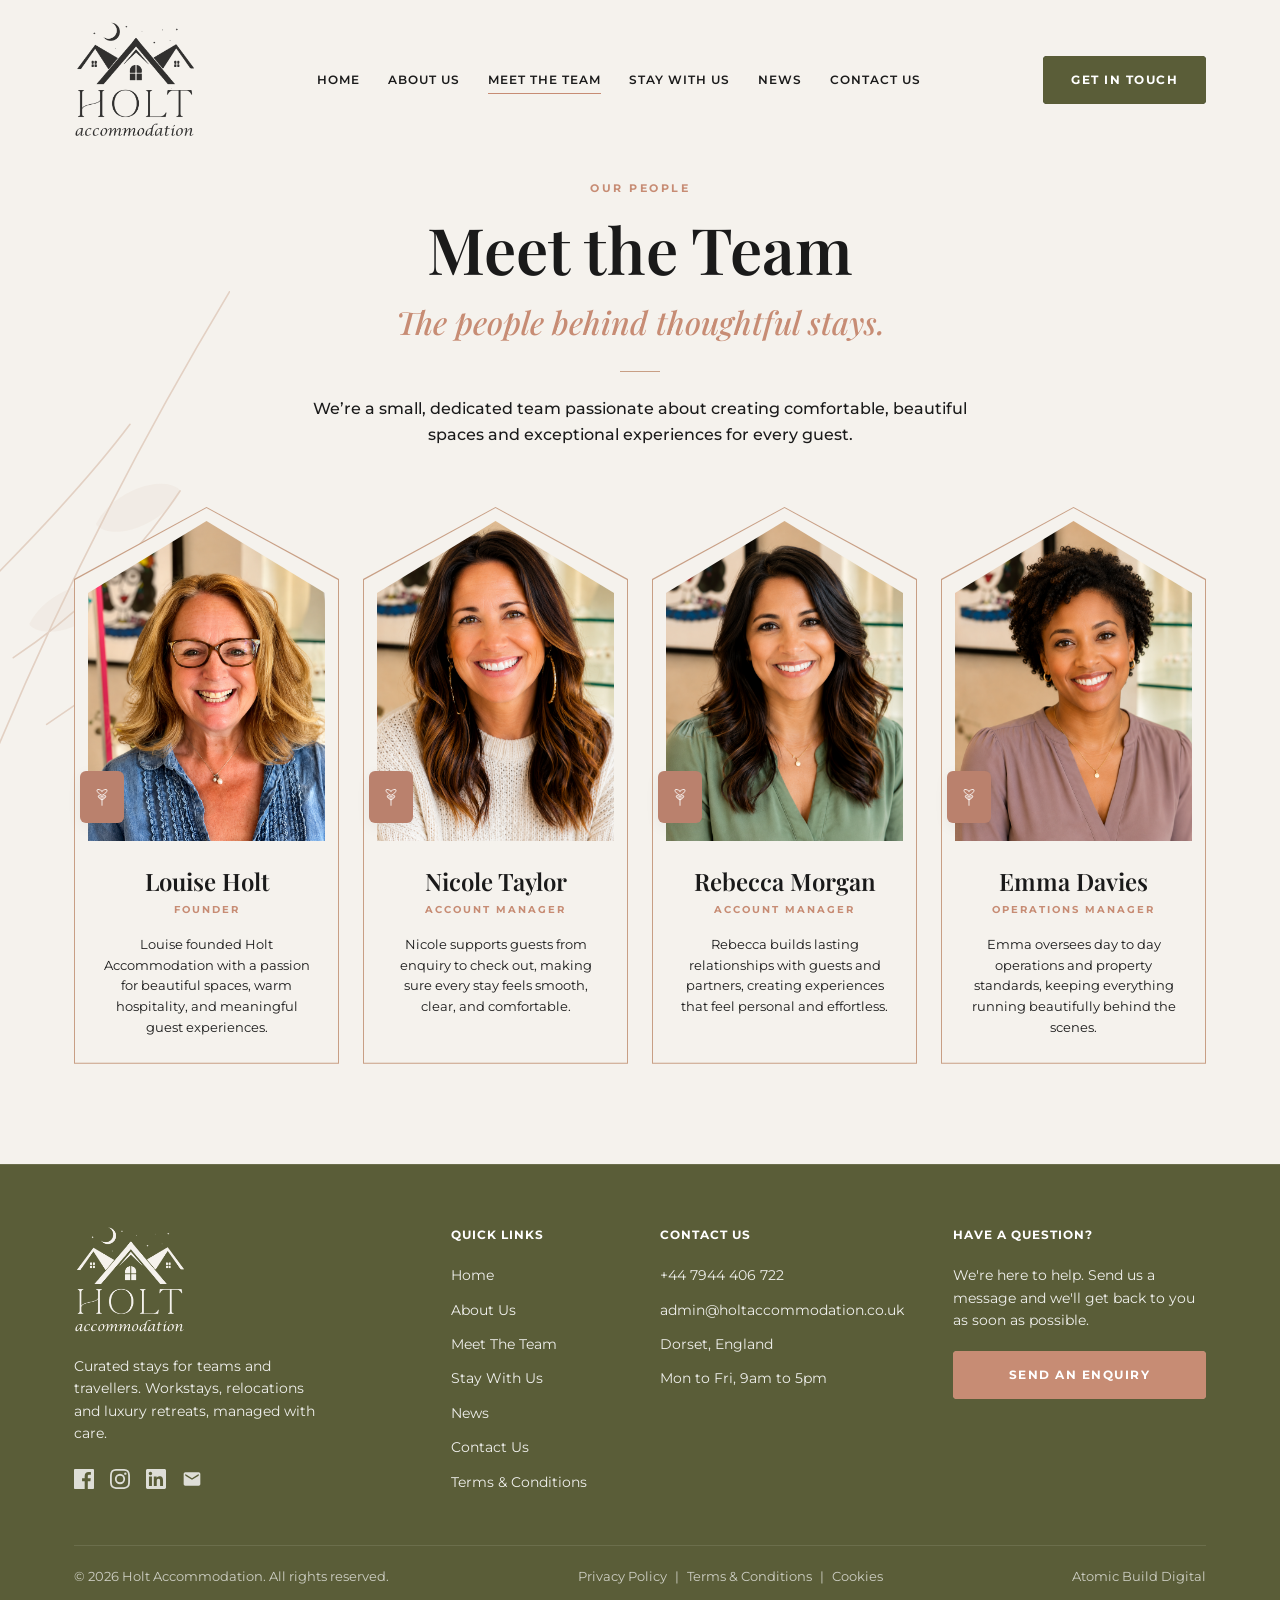
<file: meettheteam.html>
<!DOCTYPE html>
<html lang="en">
<head>
    <meta charset="UTF-8">
    <meta name="viewport" content="width=device-width, initial-scale=1.0">
    <title>Meet the Team | Holt Accommodation</title>
    <link rel="preconnect" href="https://fonts.googleapis.com">
    <link rel="preconnect" href="https://fonts.gstatic.com" crossorigin>
    <link href="https://fonts.googleapis.com/css2?family=Montserrat:wght@400;500;600;700&family=Playfair+Display:wght@400;500;600;700;800;i&display=swap" rel="stylesheet">
    <link rel="stylesheet" href="styles.css">
</head>
<body class="meet-team-page">

    <header id="header" class="header">
        <div class="container header-container">
            <a href="index.html" class="logo">
                <img src="assets/images/logo.png" alt="Holt Accommodation Logo">
            </a>
            
            <nav class="nav-menu" id="navMenu">
                <ul class="nav-list">
                    <li><a href="index.html" class="nav-link">Home</a></li>
                    <li><a href="aboutus.html" class="nav-link">About Us</a></li>
                    <li><a href="meettheteam.html" class="nav-link active">Meet The Team</a></li>
                    <li><a href="staywithus.html" class="nav-link">Stay With Us</a></li>
                    <li><a href="news.html" class="nav-link">News</a></li>
                    <li><a href="contactus.html" class="nav-link smooth-scroll">Contact Us</a></li>
                </ul>
                <a href="contactus.html" class="btn btn-olive mobile-enquire btn-pan-hover"><span>GET IN TOUCH</span></a>
            </nav>
            
            <div class="header-right">
                <a href="contactus.html" class="btn btn-olive desktop-enquire btn-pan-hover"><span>GET IN TOUCH</span></a>
                <button class="hamburger" id="hamburger" aria-label="Toggle Menu">
                    <span></span>
                    <span></span>
                    <span></span>
                </button>
            </div>
        </div>
    </header>

    <main>
        <section class="team-hero section-padding">
            
            <div class="team-botanical-left">
                <svg viewBox="0 0 150 300" fill="none" stroke="var(--beige)" stroke-width="1" opacity="0.4">
                    <path d="M0 300 Q60 150 150 0 M20 220 Q80 180 120 120 M0 180 Q60 120 90 80 M40 260 Q100 220 140 180" stroke-linecap="round" stroke-linejoin="round"/>
                    <path d="M70 140 C 80 120, 110 110, 120 120 C 110 140, 80 150, 70 140" fill="var(--beige)" opacity="0.2"/>
                    <path d="M30 200 C 40 180, 70 170, 80 180 C 70 200, 40 210, 30 200" fill="var(--beige)" opacity="0.2"/>
                </svg>
            </div>

            <div class="container">
                <div class="team-header-content text-center js-reveal stagger-1">
                    <span class="team-label">OUR PEOPLE</span>
                    <h1 class="team-title font-serif">Meet the Team</h1>
                    <h2 class="team-subtitle font-serif">The people behind thoughtful stays.</h2>
                    <div class="team-divider"></div>
                    <p class="team-intro body-text">We’re a small, dedicated team passionate about creating comfortable, beautiful spaces and exceptional experiences for every guest.</p>
                </div>

                <div class="team-grid">
                    
                    <div class="team-card team-card-featured js-reveal stagger-2">
                        <div class="team-card-inner">
                            <div class="team-img-wrap">
                                <img src="assets/images/Louise.png" onerror="this.src='assets/images/idea 2.png'" alt="Louise Holt" class="team-img">
                                <div class="team-badge shadow-sm">
                                    <svg viewBox="0 0 24 24" width="20" height="20" fill="none" stroke="var(--white)" stroke-width="1" stroke-linecap="round" stroke-linejoin="round">
                                        <path d="M12 22v-7l-3-3m3 3l3-3m-3-7c-2-2-6-3-6-1s2 4 6 6c4-2 6-4 6-6s-4-1-6 1z"></path>
                                        <path d="M12 12c-1.5-1.5-4.5-2.5-4.5-1s1.5 3 4.5 4.5c3-1.5 4.5-3 4.5-4.5s-3-.5-4.5 1z"></path>
                                    </svg>
                                </div>
                            </div>
                            <div class="team-text-wrap">
                                <h3 class="team-name">Louise Holt</h3>
                                <span class="team-role">FOUNDER</span>
                                <p class="team-desc">Louise founded Holt Accommodation with a passion for beautiful spaces, warm hospitality, and meaningful guest experiences.</p>
                            </div>
                        </div>
                    </div>

                    <div class="team-card team-card-standard js-reveal stagger-3">
                        <div class="team-img-wrap">
                            <img src="assets/images/nicole.pic.png" onerror="this.src='assets/images/idea 2.png'" alt="Nicole Taylor" class="team-img">
                            <div class="team-badge shadow-sm">
                                <svg viewBox="0 0 24 24" width="20" height="20" fill="none" stroke="var(--white)" stroke-width="1" stroke-linecap="round" stroke-linejoin="round">
                                    <path d="M12 22v-7l-3-3m3 3l3-3m-3-7c-2-2-6-3-6-1s2 4 6 6c4-2 6-4 6-6s-4-1-6 1z"></path>
                                    <path d="M12 12c-1.5-1.5-4.5-2.5-4.5-1s1.5 3 4.5 4.5c3-1.5 4.5-3 4.5-4.5s-3-.5-4.5 1z"></path>
                                </svg>
                            </div>
                        </div>
                        <div class="team-text-wrap">
                            <h3 class="team-name">Nicole Taylor</h3>
                            <span class="team-role">ACCOUNT MANAGER</span>
                            <p class="team-desc">Nicole supports guests from enquiry to check out, making sure every stay feels smooth, clear, and comfortable.</p>
                        </div>
                    </div>

                    <div class="team-card team-card-standard js-reveal stagger-4">
                        <div class="team-img-wrap">
                            <img src="assets/images/reb.png" onerror="this.src='assets/images/idea 2.png'" alt="Rebecca Morgan" class="team-img">
                            <div class="team-badge shadow-sm">
                                <svg viewBox="0 0 24 24" width="20" height="20" fill="none" stroke="var(--white)" stroke-width="1" stroke-linecap="round" stroke-linejoin="round">
                                    <path d="M12 22v-7l-3-3m3 3l3-3m-3-7c-2-2-6-3-6-1s2 4 6 6c4-2 6-4 6-6s-4-1-6 1z"></path>
                                    <path d="M12 12c-1.5-1.5-4.5-2.5-4.5-1s1.5 3 4.5 4.5c3-1.5 4.5-3 4.5-4.5s-3-.5-4.5 1z"></path>
                                </svg>
                            </div>
                        </div>
                        <div class="team-text-wrap">
                            <h3 class="team-name">Rebecca Morgan</h3>
                            <span class="team-role">ACCOUNT MANAGER</span>
                            <p class="team-desc">Rebecca builds lasting relationships with guests and partners, creating experiences that feel personal and effortless.</p>
                        </div>
                    </div>

                    <div class="team-card team-card-standard js-reveal stagger-5">
                        <div class="team-img-wrap">
                            <img src="assets/images/emma.png" onerror="this.src='assets/images/idea 2.png'" alt="Emma Davies" class="team-img">
                            <div class="team-badge shadow-sm">
                                <svg viewBox="0 0 24 24" width="20" height="20" fill="none" stroke="var(--white)" stroke-width="1" stroke-linecap="round" stroke-linejoin="round">
                                    <path d="M12 22v-7l-3-3m3 3l3-3m-3-7c-2-2-6-3-6-1s2 4 6 6c4-2 6-4 6-6s-4-1-6 1z"></path>
                                    <path d="M12 12c-1.5-1.5-4.5-2.5-4.5-1s1.5 3 4.5 4.5c3-1.5 4.5-3 4.5-4.5s-3-.5-4.5 1z"></path>
                                </svg>
                            </div>
                        </div>
                        <div class="team-text-wrap">
                            <h3 class="team-name">Emma Davies</h3>
                            <span class="team-role">OPERATIONS MANAGER</span>
                            <p class="team-desc">Emma oversees day to day operations and property standards, keeping everything running beautifully behind the scenes.</p>
                        </div>
                    </div>

                </div>

                

            </div>
        </section>
    </main>

    <footer id="contact" class="footer bg-olive text-white js-reveal">
        <div class="container">
            <div class="footer-grid">
                <div class="footer-col">
                    <img src="assets/images/logo.png" alt="Holt Accommodation Logo" class="footer-logo">
                    <p class="footer-desc">Curated stays for teams and travellers. Workstays, relocations and luxury retreats, managed with care.</p>
                    <div class="social-links">
                        <a href="#" aria-label="Facebook"><svg viewBox="0 0 24 24" width="20" height="20"><path fill="currentColor" d="M22.675 0H1.325C.593 0 0 .593 0 1.325v21.351C0 23.407.593 24 1.325 24H12.82v-9.294H9.692v-3.622h3.128V8.413c0-3.1 1.893-4.788 4.659-4.788 1.325 0 2.463.099 2.795.143v3.24l-1.918.001c-1.504 0-1.795.715-1.795 1.763v2.313h3.587l-.467 3.622h-3.12V24h6.116c.73 0 1.323-.593 1.323-1.325V1.325C24 .593 23.407 0 22.675 0z"/></svg></a>
                        <a href="#" aria-label="Instagram"><svg viewBox="0 0 24 24" width="20" height="20"><path fill="currentColor" d="M12 2.163c3.204 0 3.584.012 4.85.07 3.252.148 4.771 1.691 4.919 4.919.058 1.265.069 1.645.069 4.849 0 3.205-.012 3.584-.069 4.849-.149 3.225-1.664 4.771-4.919 4.919-1.266.058-1.644.07-4.85.07-3.204 0-3.584-.012-4.849-.07-3.26-.149-4.771-1.699-4.919-4.92-.058-1.265-.07-1.644-.07-4.849 0-3.204.013-3.583.07-4.849.149-3.227 1.664-4.771 4.919-4.919 1.266-.057 1.645-.069 4.849-.069zM12 0C8.741 0 8.333.014 7.053.072 2.695.272.273 2.69.073 7.052.014 8.333 0 8.741 0 12c0 3.259.014 3.668.072 4.948.2 4.358 2.618 6.78 6.98 6.98C8.333 23.986 8.741 24 12 24c3.259 0 3.668-.014 4.948-.072 4.354-.2 6.782-2.618 6.979-6.98.059-1.28.073-1.689.073-4.948 0-3.259-.014-3.667-.072-4.947-.196-4.354-2.617-6.78-6.979-6.98C15.668.014 15.259 0 12 0zm0 5.838a6.162 6.162 0 100 12.324 6.162 6.162 0 000-12.324zM12 16a4 4 0 110-8 4 4 0 010 8zm6.406-11.845a1.44 1.44 0 100 2.881 1.44 1.44 0 000-2.881z"/></svg></a>
                        <a href="#" aria-label="LinkedIn"><svg viewBox="0 0 24 24" width="20" height="20"><path fill="currentColor" d="M20.447 20.452h-3.554v-5.569c0-1.328-.027-3.037-1.852-3.037-1.853 0-2.136 1.445-2.136 2.939v5.667H9.351V9h3.414v1.561h.046c.477-.9 1.637-1.85 3.37-1.85 3.601 0 4.267 2.37 4.267 5.455v6.286zM5.337 7.433c-1.144 0-2.063-.926-2.063-2.065 0-1.138.92-2.063 2.063-2.063 1.14 0 2.064.925 2.064 2.063 0 1.139-.925 2.065-2.064 2.065zm1.782 13.019H3.555V9h3.564v11.452zM22.225 0H1.771C.792 0 0 .774 0 1.729v20.542C0 23.227.792 24 1.771 24h20.451C23.2 24 24 23.227 24 22.271V1.729C24 .774 23.2 0 22.225 0z"/></svg></a>
                        <a href="#" aria-label="Email"><svg viewBox="0 0 24 24" width="20" height="20"><path fill="currentColor" d="M20 4H4c-1.1 0-1.99.9-1.99 2L2 18c0 1.1.9 2 2 2h16c1.1 0 2-.9 2-2V6c0-1.1-.9-2-2-2zm0 4l-8 5-8-5V6l8 5 8-5v2z"/></svg></a>
                    </div>
                </div>
                
                <div class="footer-col">
                    <h4 class="footer-heading">Quick Links</h4>
                    <ul class="footer-links">
                        <li><a href="index.html">Home</a></li>
                        <li><a href="aboutus.html">About Us</a></li>
                        <li><a href="meettheteam.html" class="smooth-scroll">Meet The Team</a></li>
                        <li><a href="staywithus.html">Stay With Us</a></li>
                        <li><a href="news.html">News</a></li>
                        <li><a href="contactus.html" class="smooth-scroll">Contact Us</a></li>
                        <li><a href="terms.html">Terms & Conditions</a></li>
                    </ul>
                </div>

                <div class="footer-col">
                    <h4 class="footer-heading">Contact Us</h4>
                    <ul class="footer-contact">
                        <li>+44 7944 406 722</li>
                        <li>admin@holtaccommodation.co.uk</li>
                        <li>Dorset, England</li>
                        <li>Mon to Fri, 9am to 5pm</li>
                    </ul>
                </div>

                <div class="footer-col" id="enquire">
                    <h4 class="footer-heading">Have a question?</h4>
                    <p class="footer-text">We're here to help. Send us a message and we'll get back to you as soon as possible.</p>
                    <a href="contactus.html" class="btn btn-terracotta btn-full footer-enquire-btn btn-pan-hover" style="background-color: var(--beige); color: var(--white);"><span>Send An Enquiry</span></a>
                </div>
            </div>

            <div class="footer-bottom">
                <p>&copy; 2026 Holt Accommodation. All rights reserved.</p>
                <p class="footer-legal">
                    <a href="#">Privacy Policy</a> | 
                    <a href="#">Terms & Conditions</a> | 
                    <a href="#">Cookies</a>
                </p>
                <p>Atomic Build Digital</p>
            </div>
        </div>
    </footer>

    <script src="script.js"></script>
</body>
</html>
</file>
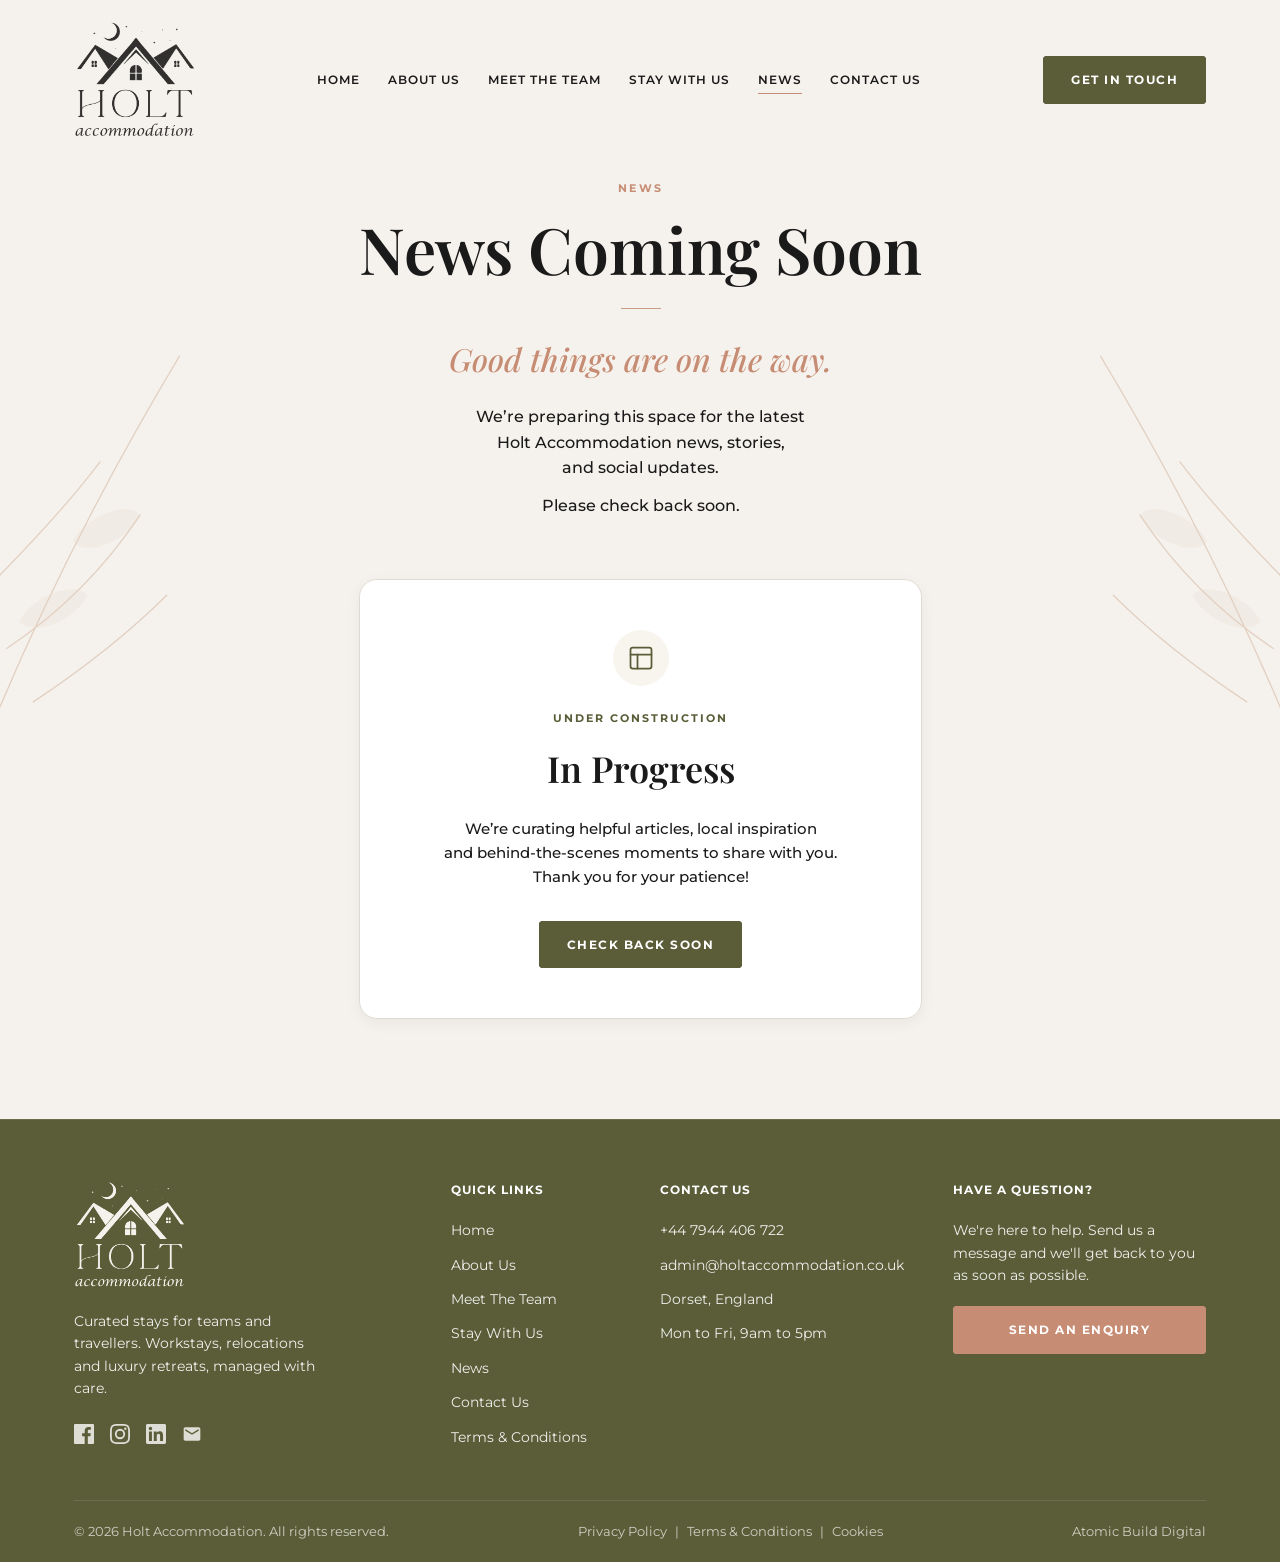
<file: news.html>
<!DOCTYPE html>
<html lang="en">
<head>
    <meta charset="UTF-8">
    <meta name="viewport" content="width=device-width, initial-scale=1.0">
    <title>News | Holt Accommodation</title>
    <link rel="preconnect" href="https://fonts.googleapis.com">
    <link rel="preconnect" href="https://fonts.gstatic.com" crossorigin>
    <link href="https://fonts.googleapis.com/css2?family=Montserrat:wght@400;500;600;700&family=Playfair+Display:wght@400;500;600;700;800;i&display=swap" rel="stylesheet">
    <link rel="stylesheet" href="styles.css">
    </head>
<body class="news-page">

    <header id="header" class="header">
        <div class="container header-container">
            <a href="index.html" class="logo">
                <img src="assets/images/logo.png" alt="Holt Accommodation Logo">
            </a>
            
            <nav class="nav-menu" id="navMenu">
                <ul class="nav-list">
                    <li><a href="index.html" class="nav-link">Home</a></li>
                    <li><a href="aboutus.html" class="nav-link">About Us</a></li>
                    <li><a href="meettheteam.html" class="nav-link">Meet The Team</a></li>
                    <li><a href="staywithus.html" class="nav-link">Stay With Us</a></li>
                    <li><a href="news.html" class="nav-link active">News</a></li>
                    <li><a href="contactus.html" class="nav-link smooth-scroll">Contact Us</a></li>
                </ul>
                <a href="contactus.html" class="btn btn-olive mobile-enquire btn-pan-hover"><span>GET IN TOUCH</span></a>
            </nav>
            
            <div class="header-right">
                <a href="contactus.html" class="btn btn-olive desktop-enquire btn-pan-hover"><span>GET IN TOUCH</span></a>
                <button class="hamburger" id="hamburger" aria-label="Toggle Menu">
                    <span></span>
                    <span></span>
                    <span></span>
                </button>
            </div>
        </div>
    </header>

    <main>
        <section class="news-hero section-padding">
            <div class="news-botanical-left">
                <svg viewBox="0 0 150 300" fill="none" stroke="var(--beige)" stroke-width="1" opacity="0.4">
                    <path d="M0 300 Q60 150 150 0 M20 220 Q80 180 120 120 M0 180 Q60 120 90 80 M40 260 Q100 220 140 180" stroke-linecap="round" stroke-linejoin="round"/>
                    <path d="M70 140 C 80 120, 110 110, 120 120 C 110 140, 80 150, 70 140" fill="var(--beige)" opacity="0.2"/>
                    <path d="M30 200 C 40 180, 70 170, 80 180 C 70 200, 40 210, 30 200" fill="var(--beige)" opacity="0.2"/>
                </svg>
            </div>

            <div class="news-botanical-right">
                <svg viewBox="0 0 150 300" fill="none" stroke="var(--beige)" stroke-width="1" opacity="0.4">
                    <path d="M0 300 Q60 150 150 0 M20 220 Q80 180 120 120 M0 180 Q60 120 90 80 M40 260 Q100 220 140 180" stroke-linecap="round" stroke-linejoin="round"/>
                    <path d="M70 140 C 80 120, 110 110, 120 120 C 110 140, 80 150, 70 140" fill="var(--beige)" opacity="0.2"/>
                    <path d="M30 200 C 40 180, 70 170, 80 180 C 70 200, 40 210, 30 200" fill="var(--beige)" opacity="0.2"/>
                </svg>
            </div>

            <div class="container news-content-wrapper">
                
                <div class="news-header-content js-reveal stagger-1 text-center">
                    <span class="news-label">NEWS</span>
                    <h1 class="news-title font-serif">News Coming Soon</h1>
                    
                    <div class="news-divider"></div>
                    
                    <h2 class="news-subtitle font-serif">Good things are on the way.</h2>
                    <p class="news-intro body-text">
                        We’re preparing this space for the latest<br class="desktop-only">
                        Holt Accommodation news, stories,<br class="desktop-only">
                        and social updates.
                    </p>
                    <p class="news-intro body-text">Please check back soon.</p>
                </div>

                <div class="news-card js-reveal stagger-2">
                    <div class="news-card-inner">
                        <div class="news-card-icon-wrap">
                            <svg viewBox="0 0 24 24" width="28" height="28" fill="none" stroke="currentColor" stroke-width="1.5" stroke-linecap="round" stroke-linejoin="round">
                                <rect x="3" y="3" width="18" height="18" rx="2" ry="2"></rect>
                                <line x1="3" y1="9" x2="21" y2="9"></line>
                                <line x1="9" y1="21" x2="9" y2="9"></line>
                            </svg>
                        </div>
                        <span class="news-card-label">UNDER CONSTRUCTION</span>
                        <h3 class="news-card-title font-serif">In Progress</h3>
                        <p class="news-card-desc body-text">
                            We’re curating helpful articles, local inspiration<br class="desktop-only">
                            and behind-the-scenes moments to share with you.<br class="desktop-only">
                            Thank you for your patience!
                        </p>
                        
                        <a href="index.html" class="btn btn-olive btn-pan-hover news-shake-btn" id="newsShakeBtn">
                            <span>CHECK BACK SOON</span>
                        </a>
                    </div>
                </div>

            </div>
        </section>
    </main>

    <footer id="contact" class="footer bg-olive text-white js-reveal">
        <div class="container">
            <div class="footer-grid">
                <div class="footer-col">
                    <img src="assets/images/logo.png" alt="Holt Accommodation Logo" class="footer-logo">
                    <p class="footer-desc">Curated stays for teams and travellers. Workstays, relocations and luxury retreats, managed with care.</p>
                    <div class="social-links">
                        <a href="#" aria-label="Facebook"><svg viewBox="0 0 24 24" width="20" height="20"><path fill="currentColor" d="M22.675 0H1.325C.593 0 0 .593 0 1.325v21.351C0 23.407.593 24 1.325 24H12.82v-9.294H9.692v-3.622h3.128V8.413c0-3.1 1.893-4.788 4.659-4.788 1.325 0 2.463.099 2.795.143v3.24l-1.918.001c-1.504 0-1.795.715-1.795 1.763v2.313h3.587l-.467 3.622h-3.12V24h6.116c.73 0 1.323-.593 1.323-1.325V1.325C24 .593 23.407 0 22.675 0z"/></svg></a>
                        <a href="#" aria-label="Instagram"><svg viewBox="0 0 24 24" width="20" height="20"><path fill="currentColor" d="M12 2.163c3.204 0 3.584.012 4.85.07 3.252.148 4.771 1.691 4.919 4.919.058 1.265.069 1.645.069 4.849 0 3.205-.012 3.584-.069 4.849-.149 3.225-1.664 4.771-4.919 4.919-1.266.058-1.644.07-4.85.07-3.204 0-3.584-.012-4.849-.07-3.26-.149-4.771-1.699-4.919-4.92-.058-1.265-.07-1.644-.07-4.849 0-3.204.013-3.583.07-4.849.149-3.227 1.664-4.771 4.919-4.919 1.266-.057 1.645-.069 4.849-.069zM12 0C8.741 0 8.333.014 7.053.072 2.695.272.273 2.69.073 7.052.014 8.333 0 8.741 0 12c0 3.259.014 3.668.072 4.948.2 4.358 2.618 6.78 6.98 6.98C8.333 23.986 8.741 24 12 24c3.259 0 3.668-.014 4.948-.072 4.354-.2 6.782-2.618 6.979-6.98.059-1.28.073-1.689.073-4.948 0-3.259-.014-3.667-.072-4.947-.196-4.354-2.617-6.78-6.979-6.98C15.668.014 15.259 0 12 0zm0 5.838a6.162 6.162 0 100 12.324 6.162 6.162 0 000-12.324zM12 16a4 4 0 110-8 4 4 0 010 8zm6.406-11.845a1.44 1.44 0 100 2.881 1.44 1.44 0 000-2.881z"/></svg></a>
                        <a href="#" aria-label="LinkedIn"><svg viewBox="0 0 24 24" width="20" height="20"><path fill="currentColor" d="M20.447 20.452h-3.554v-5.569c0-1.328-.027-3.037-1.852-3.037-1.853 0-2.136 1.445-2.136 2.939v5.667H9.351V9h3.414v1.561h.046c.477-.9 1.637-1.85 3.37-1.85 3.601 0 4.267 2.37 4.267 5.455v6.286zM5.337 7.433c-1.144 0-2.063-.926-2.063-2.065 0-1.138.92-2.063 2.063-2.063 1.14 0 2.064.925 2.064 2.063 0 1.139-.925 2.065-2.064 2.065zm1.782 13.019H3.555V9h3.564v11.452zM22.225 0H1.771C.792 0 0 .774 0 1.729v20.542C0 23.227.792 24 1.771 24h20.451C23.2 24 24 23.227 24 22.271V1.729C24 .774 23.2 0 22.225 0z"/></svg></a>
                        <a href="#" aria-label="Email"><svg viewBox="0 0 24 24" width="20" height="20"><path fill="currentColor" d="M20 4H4c-1.1 0-1.99.9-1.99 2L2 18c0 1.1.9 2 2 2h16c1.1 0 2-.9 2-2V6c0-1.1-.9-2-2-2zm0 4l-8 5-8-5V6l8 5 8-5v2z"/></svg></a>
                    </div>
                </div>
                
                <div class="footer-col">
                    <h4 class="footer-heading">Quick Links</h4>
                    <ul class="footer-links">
                        <li><a href="index.html">Home</a></li>
                        <li><a href="aboutus.html">About Us</a></li>
                        <li><a href="meettheteam.html" class="smooth-scroll">Meet The Team</a></li>
                        <li><a href="staywithus.html">Stay With Us</a></li>
                        <li><a href="news.html">News</a></li>
                        <li><a href="contactus.html" class="smooth-scroll">Contact Us</a></li>
                        <li><a href="terms.html">Terms & Conditions</a></li>
                    </ul>
                </div>

                <div class="footer-col">
                    <h4 class="footer-heading">Contact Us</h4>
                    <ul class="footer-contact">
                        <li>+44 7944 406 722</li>
                        <li>admin@holtaccommodation.co.uk</li>
                        <li>Dorset, England</li>
                        <li>Mon to Fri, 9am to 5pm</li>
                    </ul>
                </div>

                <div class="footer-col" id="enquire">
                    <h4 class="footer-heading">Have a question?</h4>
                    <p class="footer-text">We're here to help. Send us a message and we'll get back to you as soon as possible.</p>
                    <a href="contactus.html" class="btn btn-terracotta btn-full footer-enquire-btn btn-pan-hover" style="background-color: var(--beige); color: var(--white);"><span>Send An Enquiry</span></a>
                </div>
            </div>

            <div class="footer-bottom">
                <p>&copy; 2026 Holt Accommodation. All rights reserved.</p>
                <p class="footer-legal">
                    <a href="#">Privacy Policy</a> | 
                    <a href="#">Terms & Conditions</a> | 
                    <a href="#">Cookies</a>
                </p>
                <p>Atomic Build Digital</p>
            </div>
        </div>
    </footer>

    <script src="script.js"></script>
</body>
</html>
</file>
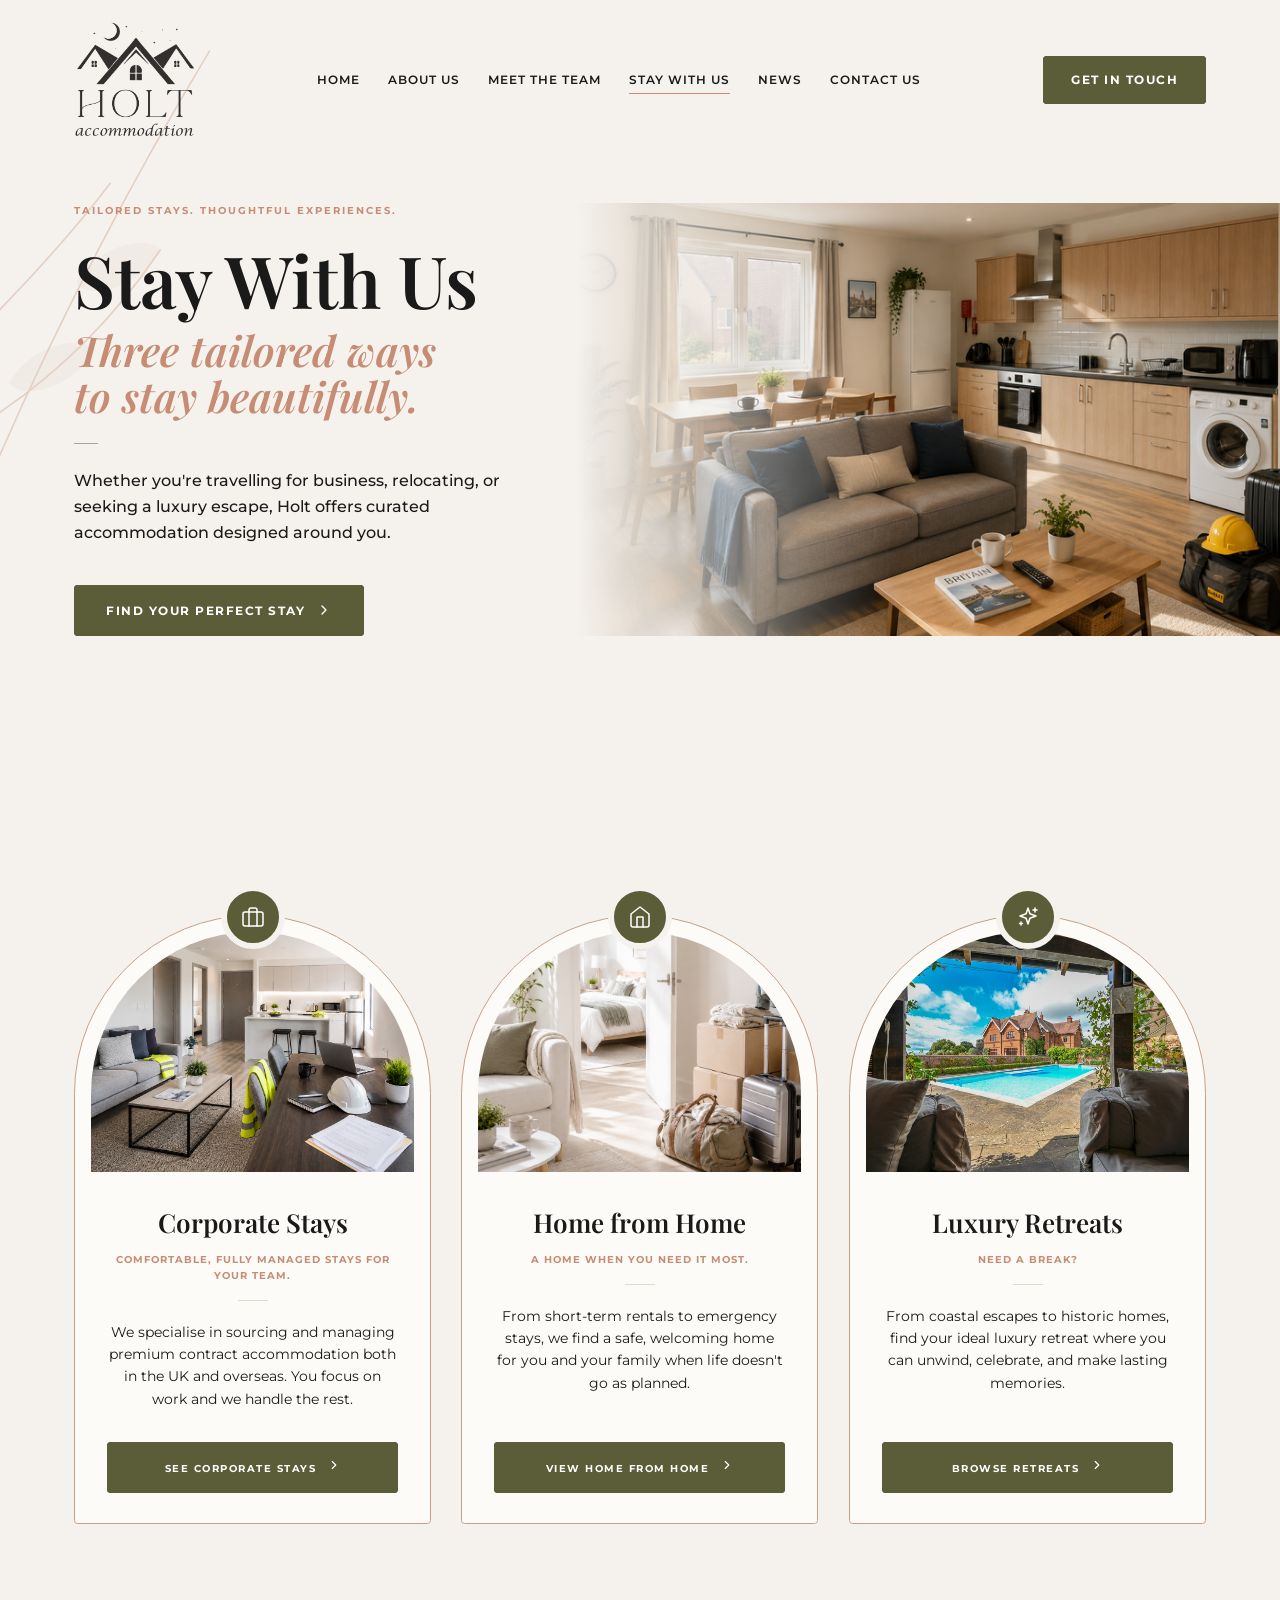
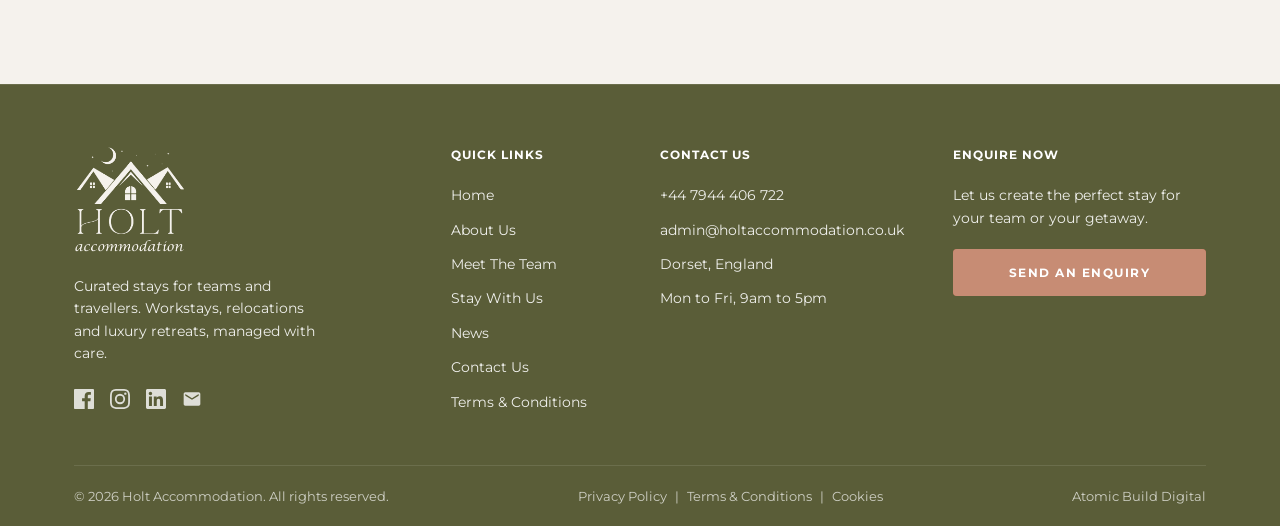
<file: staywithus.html>
<!DOCTYPE html>
<html lang="en">
<head>
    <meta charset="UTF-8">
    <meta name="viewport" content="width=device-width, initial-scale=1.0">
    <title>Stay With Us - Holt Accommodation</title>
    <link rel="preconnect" href="https://fonts.googleapis.com">
    <link rel="preconnect" href="https://fonts.gstatic.com" crossorigin>
    <link href="https://fonts.googleapis.com/css2?family=Montserrat:wght@400;500;600;700&family=Playfair+Display:wght@400;500;600;700;i&display=swap" rel="stylesheet">
    <link rel="stylesheet" href="styles.css">
</head>
<body class="staywithus-page">

    <header id="header" class="header staywithus-header">
        <div class="container header-container">
            <a href="index.html" class="logo">
                <img src="assets/images/logo.png" alt="Holt Accommodation Logo">
            </a>
            
            <nav class="nav-menu" id="navMenu">
                <ul class="nav-list staywithus-nav-list">
                    <li><a href="index.html" class="nav-link">Home</a></li>
                    <li><a href="aboutus.html" class="nav-link">About Us</a></li>
                    <li><a href="meettheteam.html" class="nav-link">Meet The Team</a></li>
                    <li><a href="staywithus.html" class="nav-link active">Stay With Us</a></li>
                    <li><a href="news.html" class="nav-link">News</a></li>
                    <li><a href="contactus.html" class="nav-link">Contact Us</a></li>
                </ul>
                <a href="contactus.html" class="btn btn-olive mobile-enquire btn-pan-hover"><span>Get In Touch</span></a>
            </nav>
            
            <div class="header-right">
                <a href="contactus.html" class="btn btn-olive desktop-enquire btn-pan-hover"><span>Get In Touch</span></a>
                <button class="hamburger staywithus-hamburger" id="hamburger" aria-label="Toggle Menu">
                    <span></span>
                    <span></span>
                    <span></span>
                </button>
            </div>
        </div>
    </header>

    <main>
        <section class="staywithus-hero-v2 js-reveal">
            
            <div class="staywithus-hero-botanical">
                <svg viewBox="0 0 150 300" fill="none" stroke="var(--beige)" stroke-width="1" opacity="0.4">
                    <path d="M0 300 Q60 150 150 0 M20 220 Q80 180 120 120 M0 180 Q60 120 90 80" stroke-linecap="round" stroke-linejoin="round"/>
                    <path d="M70 140 C 80 120, 110 110, 120 120 C 110 140, 80 150, 70 140" fill="var(--beige)" opacity="0.2"/>
                    <path d="M30 200 C 40 180, 70 170, 80 180 C 70 200, 40 210, 30 200" fill="var(--beige)" opacity="0.2"/>
                </svg>
            </div>

            <div class="staywithus-hero-split">
                <div class="staywithus-hero-content-v2 fade-in stagger-1">
                    <span class="staywithus-label-v2 text-terracotta">TAILORED STAYS. THOUGHTFUL EXPERIENCES.</span>
                    <h1 class="staywithus-title-v2 font-serif">Stay With Us</h1>
                    <h2 class="staywithus-subtitle-v2 font-serif text-terracotta">Three tailored ways<br>to stay beautifully.</h2>
                    
                    <div class="staywithus-hero-divider"></div>
                    
                    <p class="staywithus-desc-v2 body-text">
                        Whether you're travelling for business, relocating, or seeking a luxury escape, Holt offers curated accommodation designed around you.
                    </p>
                    
                    <a href="#choose-path" class="btn btn-olive btn-pan-hover staywithus-hero-btn smooth-scroll">
                        <span>FIND YOUR PERFECT STAY <svg viewBox="0 0 24 24" width="16" height="16" fill="none" stroke="currentColor" stroke-width="2" stroke-linecap="round" stroke-linejoin="round" style="margin-left: 6px; vertical-align: text-bottom;"><path d="M9 18l6-6-6-6"/></svg></span>
                    </a>
                </div>
                
                <div class="staywithus-hero-media-v2 fade-in stagger-2">
                    <img src="assets/images/new.staywithus.png" onerror="this.src='assets/images/idea 2.png'" alt="Luxurious stay interior">
                </div>
            </div>
        </section>

        <section id="choose-path" class="staywithus-paths-v2 section-padding">
            <div class="container">
                
                <div class="staywithus-section-header-v2 js-reveal">
                    <div class="staywithus-diamond"></div>
                    <span class="staywithus-line-v2"></span>
                    <h3 class="staywithus-heading-v2">EXPLORE YOUR OPTIONS</h3>
                    <span class="staywithus-line-v2"></span>
                    <div class="staywithus-diamond"></div>
                </div>

                <div class="staywithus-cards-grid-v2">
                    
                    <div class="staywithus-card-v2 js-reveal stagger-1" tabindex="0">
                        <div class="staywithus-card-icon-v2">
                            <svg viewBox="0 0 24 24" width="24" height="24" fill="none" stroke="currentColor" stroke-width="1.5" stroke-linecap="round" stroke-linejoin="round">
                                <rect x="2" y="7" width="20" height="14" rx="2" ry="2"></rect>
                                <path d="M16 21V5a2 2 0 0 0-2-2h-4a2 2 0 0 0-2 2v16"></path>
                            </svg>
                        </div>
                        <div class="staywithus-card-inner">
                            <div class="staywithus-card-img-wrap-v2">
                                <img src="assets/images/corpvest.png" onerror="this.src='assets/images/made simple.png'" alt="Corporate Stays" class="staywithus-card-img-v2">
                            </div>
                            <div class="staywithus-card-content-v2">
                                <h4 class="staywithus-card-title-v2 font-serif">Corporate Stays</h4>
                                <span class="staywithus-card-subtitle-v2">COMFORTABLE, FULLY MANAGED STAYS FOR YOUR TEAM.</span>
                                <div class="staywithus-card-tinyline"></div>
                                <p class="staywithus-card-desc-v2">We specialise in sourcing and managing premium contract accommodation both in the UK and overseas. You focus on work and we handle the rest.</p>
                                <a href="corporatestays.html" class="btn btn-olive btn-full btn-pan-hover staywithus-card-btn-v2">
                                    <span>SEE CORPORATE STAYS <svg viewBox="0 0 24 24" width="14" height="14" fill="none" stroke="currentColor" stroke-width="2" stroke-linecap="round" stroke-linejoin="round" style="margin-left: 6px;"><path d="M9 18l6-6-6-6"/></svg></span>
                                </a>
                            </div>
                        </div>
                    </div>

                    <div class="staywithus-card-v2 js-reveal stagger-2" tabindex="0">
                        <div class="staywithus-card-icon-v2">
                            <svg viewBox="0 0 24 24" width="24" height="24" fill="none" stroke="currentColor" stroke-width="1.5" stroke-linecap="round" stroke-linejoin="round">
                                <path d="M3 9l9-7 9 7v11a2 2 0 0 1-2 2H5a2 2 0 0 1-2-2z"></path>
                                <polyline points="9 22 9 12 15 12 15 22"></polyline>
                            </svg>
                        </div>
                        <div class="staywithus-card-inner">
                            <div class="staywithus-card-img-wrap-v2">
                                <img src="assets/images/home44home.png" onerror="this.src='assets/images/homeforhome.png'" alt="Home from Home" class="staywithus-card-img-v2">
                            </div>
                            <div class="staywithus-card-content-v2">
                                <h4 class="staywithus-card-title-v2 font-serif">Home from Home</h4>
                                <span class="staywithus-card-subtitle-v2">A HOME WHEN YOU NEED IT MOST.</span>
                                <div class="staywithus-card-tinyline"></div>
                                <p class="staywithus-card-desc-v2">From short-term rentals to emergency stays, we find a safe, welcoming home for you and your family when life doesn't go as planned.</p>
                                <a href="#" class="btn btn-olive btn-full btn-pan-hover staywithus-card-btn-v2">
                                    <span>VIEW HOME FROM HOME <svg viewBox="0 0 24 24" width="14" height="14" fill="none" stroke="currentColor" stroke-width="2" stroke-linecap="round" stroke-linejoin="round" style="margin-left: 6px;"><path d="M9 18l6-6-6-6"/></svg></span>
                                </a>
                            </div>
                        </div>
                    </div>

                    <div class="staywithus-card-v2 js-reveal stagger-3" tabindex="0">
                        <div class="staywithus-card-icon-v2">
                            <svg viewBox="0 0 24 24" width="24" height="24" fill="none" stroke="currentColor" stroke-width="1.5" stroke-linecap="round" stroke-linejoin="round">
                                <path d="M12 3l1.9 5.8L20 11l-6.1 2.2L12 19l-1.9-5.8L4 11l6.1-2.2L12 3z"></path>
                                <path d="M19 3v4"></path>
                                <path d="M21 5h-4"></path>
                                <path d="M5 17v3"></path>
                                <path d="M6.5 18.5h-3"></path>
                            </svg>
                        </div>
                        <div class="staywithus-card-inner">
                            <div class="staywithus-card-img-wrap-v2">
                                <img src="assets/images/GCG-15.jpg" onerror="this.src='assets/images/GCG-36.jpg'" alt="Luxury Retreats" class="staywithus-card-img-v2">
                            </div>
                            <div class="staywithus-card-content-v2">
                                <h4 class="staywithus-card-title-v2 font-serif">Luxury Retreats</h4>
                                <span class="staywithus-card-subtitle-v2">NEED A BREAK?</span>
                                <div class="staywithus-card-tinyline"></div>
                                <p class="staywithus-card-desc-v2">From coastal escapes to historic homes, find your ideal luxury retreat where you can unwind, celebrate, and make lasting memories.</p>
                                <a href="#" class="btn btn-olive btn-full btn-pan-hover staywithus-card-btn-v2">
                                    <span>BROWSE RETREATS <svg viewBox="0 0 24 24" width="14" height="14" fill="none" stroke="currentColor" stroke-width="2" stroke-linecap="round" stroke-linejoin="round" style="margin-left: 6px;"><path d="M9 18l6-6-6-6"/></svg></span>
                                </a>
                            </div>
                        </div>
                    </div>

                </div>

            </div>
        </section>
    </main>

    <footer id="contact" class="footer bg-olive text-white js-reveal">
        <div class="container">
            <div class="footer-grid">
                <div class="footer-col">
                    <img src="assets/images/logo.png" alt="Holt Accommodation Logo" class="footer-logo">
                    <p class="footer-desc">Curated stays for teams and travellers. Workstays, relocations and luxury retreats, managed with care.</p>
                    <div class="social-links">
                        <a href="#" aria-label="Facebook"><svg viewBox="0 0 24 24" width="20" height="20"><path fill="currentColor" d="M22.675 0H1.325C.593 0 0 .593 0 1.325v21.351C0 23.407.593 24 1.325 24H12.82v-9.294H9.692v-3.622h3.128V8.413c0-3.1 1.893-4.788 4.659-4.788 1.325 0 2.463.099 2.795.143v3.24l-1.918.001c-1.504 0-1.795.715-1.795 1.763v2.313h3.587l-.467 3.622h-3.12V24h6.116c.73 0 1.323-.593 1.323-1.325V1.325C24 .593 23.407 0 22.675 0z"/></svg></a>
                        <a href="#" aria-label="Instagram"><svg viewBox="0 0 24 24" width="20" height="20"><path fill="currentColor" d="M12 2.163c3.204 0 3.584.012 4.85.07 3.252.148 4.771 1.691 4.919 4.919.058 1.265.069 1.645.069 4.849 0 3.205-.012 3.584-.069 4.849-.149 3.225-1.664 4.771-4.919 4.919-1.266.058-1.644.07-4.85.07-3.204 0-3.584-.012-4.849-.07-3.26-.149-4.771-1.699-4.919-4.92-.058-1.265-.07-1.644-.07-4.849 0-3.204.013-3.583.07-4.849.149-3.227 1.664-4.771 4.919-4.919 1.266-.057 1.645-.069 4.849-.069zM12 0C8.741 0 8.333.014 7.053.072 2.695.272.273 2.69.073 7.052.014 8.333 0 8.741 0 12c0 3.259.014 3.668.072 4.948.2 4.358 2.618 6.78 6.98 6.98C8.333 23.986 8.741 24 12 24c3.259 0 3.668-.014 4.948-.072 4.354-.2 6.782-2.618 6.979-6.98.059-1.28.073-1.689.073-4.948 0-3.259-.014-3.667-.072-4.947-.196-4.354-2.617-6.78-6.979-6.98C15.668.014 15.259 0 12 0zm0 5.838a6.162 6.162 0 100 12.324 6.162 6.162 0 000-12.324zM12 16a4 4 0 110-8 4 4 0 010 8zm6.406-11.845a1.44 1.44 0 100 2.881 1.44 1.44 0 000-2.881z"/></svg></a>
                        <a href="#" aria-label="LinkedIn"><svg viewBox="0 0 24 24" width="20" height="20"><path fill="currentColor" d="M20.447 20.452h-3.554v-5.569c0-1.328-.027-3.037-1.852-3.037-1.853 0-2.136 1.445-2.136 2.939v5.667H9.351V9h3.414v1.561h.046c.477-.9 1.637-1.85 3.37-1.85 3.601 0 4.267 2.37 4.267 5.455v6.286zM5.337 7.433c-1.144 0-2.063-.926-2.063-2.065 0-1.138.92-2.063 2.063-2.063 1.14 0 2.064.925 2.064 2.063 0 1.139-.925 2.065-2.064 2.065zm1.782 13.019H3.555V9h3.564v11.452zM22.225 0H1.771C.792 0 0 .774 0 1.729v20.542C0 23.227.792 24 1.771 24h20.451C23.2 24 24 23.227 24 22.271V1.729C24 .774 23.2 0 22.225 0z"/></svg></a>
                        <a href="#" aria-label="Email"><svg viewBox="0 0 24 24" width="20" height="20"><path fill="currentColor" d="M20 4H4c-1.1 0-1.99.9-1.99 2L2 18c0 1.1.9 2 2 2h16c1.1 0 2-.9 2-2V6c0-1.1-.9-2-2-2zm0 4l-8 5-8-5V6l8 5 8-5v2z"/></svg></a>
                    </div>
                </div>
                
                <div class="footer-col">
                    <h4 class="footer-heading">Quick Links</h4>
                    <ul class="footer-links">
                        <li><a href="index.html">Home</a></li>
                        <li><a href="aboutus.html">About Us</a></li>
                        <li><a href="index.html#trust">Meet The Team</a></li>
                        <li><a href="staywithus.html">Stay With Us</a></li>
                        <li><a href="news.html">News</a></li>
                        <li><a href="contactus.html">Contact Us</a></li>
                        <li><a href="terms.html">Terms & Conditions</a></li>
                    </ul>
                </div>

                <div class="footer-col">
                    <h4 class="footer-heading">Contact Us</h4>
                    <ul class="footer-contact">
                        <li>+44 7944 406 722</li>
                        <li>admin@holtaccommodation.co.uk</li>
                        <li>Dorset, England</li>
                        <li>Mon to Fri, 9am to 5pm</li>
                    </ul>
                </div>

                <div class="footer-col" id="enquire">
                    <h4 class="footer-heading">Enquire Now</h4>
                    <p class="footer-text">Let us create the perfect stay for your team or your getaway.</p>
                    <a href="contactus.html" class="btn btn-terracotta btn-full footer-enquire-btn btn-pan-hover"><span>Send An Enquiry</span></a>
                </div>
            </div>

            <div class="footer-bottom">
                <p>&copy; 2026 Holt Accommodation. All rights reserved.</p>
                <p class="footer-legal">
                    <a href="#">Privacy Policy</a> | 
                    <a href="#">Terms & Conditions</a> | 
                    <a href="#">Cookies</a>
                </p>
                <p>Atomic Build Digital</p>
            </div>
        </div>
    </footer>

    <script src="script.js"></script>
</body>
</html>
</file>
<file: styles.css>
/* ==========================================================================
   CSS Variables & Reset
   ========================================================================== */
:root {
    /* Brand Colors Updated from Brand Book */
    --olive: #5A5D38; /* Deep Olive Green */
    --forest: #2f3b28; /* Base dark background */
    --cream: #F5F2ED; /* Soft Sand */
    --beige: #C89F85; /* Warm Clay */
    --terracotta: #C78C74; /* Dusty Terracotta */
    --gold: #D9B887; /* Champagne Gold */
    --grey: #333333; /* Darkened significantly for readability */
    --light-border: #E0DBD2;
    --white: #ffffff;
    --dark: #1A1A1A; /* Darkened for sharper contrast */
    
    /* Typography */
    --font-serif: 'Playfair Display', 'Cormorant Garamond', serif;
    --font-sans: 'Montserrat', 'Inter', sans-serif;

    /* Styling */
    --radius-sm: 8px;
    --radius-md: 12px;
    --radius-lg: 18px;
    --transition: all 0.3s ease;
    --shadow-sm: 0 4px 15px rgba(0, 0, 0, 0.05);
    --shadow-md: 0 10px 30px rgba(0, 0, 0, 0.1);

    /* Layout Spacing */
    --section-padding-desk: 80px 24px;
    --section-padding-mob: 56px 20px;
    --max-width: 1180px;
}

* {
    margin: 0;
    padding: 0;
    box-sizing: border-box;
}

html {
    scroll-behavior: smooth;
}

body {
    font-family: var(--font-sans);
    color: var(--dark);
    background-color: var(--cream);
    line-height: 1.6;
    font-size: 16px; /* Increased base font size for better readability */
    overflow-x: hidden;
}

img {
    max-width: 100%;
    height: auto;
    display: block;
}

a {
    text-decoration: none;
    color: inherit;
    transition: var(--transition);
}

ul {
    list-style: none;
}

/* ==========================================================================
   Typography & Utilities
   ========================================================================== */
h1, h2, h3, .font-serif {
    font-family: var(--font-serif);
    font-weight: 600; /* Strengthened heading weight for readability */
    color: var(--dark);
}

.text-olive { color: var(--olive); }
.text-terracotta { color: var(--terracotta); }
.text-beige { color: var(--beige); }
.text-dark { color: var(--dark); }
.text-white { color: var(--white); }
.text-gold { color: var(--gold); }
.text-center { text-align: center; }
.justify-center { justify-content: center; }

.bg-olive { background-color: var(--olive); }
.bg-forest { background-color: var(--forest); }
.bg-cream { background-color: var(--cream); }
.bg-beige { background-color: var(--beige); }
.bg-terracotta { background-color: var(--terracotta); }
.bg-gold { background-color: var(--gold); }

.container {
    max-width: var(--max-width);
    margin: 0 auto;
    padding: 0 24px;
}

.section-padding {
    padding: 100px 0;
}

.label {
    display: block;
    font-size: 11px;
    text-transform: uppercase;
    letter-spacing: 2px;
    font-weight: 700;
    margin-bottom: 12px;
}

.section-title {
    font-size: 46px;
    line-height: 1.1;
    margin-bottom: 24px;
}

.body-text {
    color: var(--dark); /* Switched from faint grey to explicit dark */
    margin-bottom: 20px;
    font-weight: 500;
    font-size: 17px;
}

.rounded-image {
    border-radius: var(--radius-md);
    object-fit: cover;
}

.shadow-sm { box-shadow: var(--shadow-sm); }
.shadow-md { box-shadow: var(--shadow-md); }
.mb-2 { margin-bottom: 8px; }
.mb-6 { margin-bottom: 24px; }
.mb-8 { margin-bottom: 40px; }
.mt-4 { margin-top: 16px; }
.mt-8 { margin-top: 40px; }

/* Buttons */
.btn {
    display: inline-flex;
    align-items: center;
    justify-content: center;
    padding: 14px 28px;
    font-size: 12px;
    text-transform: uppercase;
    letter-spacing: 1.5px;
    font-weight: 700;
    border-radius: 4px;
    border: none;
    cursor: pointer;
    text-align: center;
    transition: box-shadow 0.35s ease, transform 0.35s ease, background-color 0.35s ease, color 0.35s ease, border-color 0.35s ease;
}

.btn-terracotta {
    background-color: var(--terracotta);
    color: var(--white);
}
.btn-terracotta:hover {
    background-color: #b35d46;
    box-shadow: 0 8px 24px rgba(199, 140, 116, 0.35);
    transform: translateY(-2px);
}

.btn-olive {
    background-color: var(--olive);
    color: var(--white);
}
.btn-olive:hover {
    background-color: var(--forest);
    box-shadow: 0 8px 24px rgba(90, 93, 56, 0.35);
    transform: translateY(-2px);
}

.btn-full {
    width: 100%;
}

/* Codrops Upload style sliding hover */
.btn-pan-hover {
    position: relative;
    overflow: hidden;
    isolation: isolate;
    /* Removed background-color transition so the revealed background stays solid */
    transition: box-shadow 0.35s ease, transform 0.35s ease, color 0.35s ease, border-color 0.35s ease;
}

.btn-pan-hover span {
    position: relative;
    z-index: 1;
}

.btn-pan-hover::before {
    content: '';
    position: absolute;
    inset: 0;
    z-index: -1;
    transform: translate3d(0, 0, 0);
    transition: transform 0.3s cubic-bezier(0.7, 0, 0.2, 1);
}

.btn-pan-hover:hover::before,
.btn-pan-hover:focus-visible::before {
    transform: translate3d(0, -100%, 0);
}

/* Specific colors for pan hover based on button type */
.btn-olive.btn-pan-hover {
    background-color: var(--forest); /* Hover color revealed underneath */
}
.btn-olive.btn-pan-hover::before {
    background-color: var(--olive); /* Default color covering */
}

.btn-terracotta.btn-pan-hover {
    background-color: #b35d46; /* Hover color revealed underneath */
}
.btn-terracotta.btn-pan-hover::before {
    background-color: var(--terracotta); /* Default color covering */
}

/* Subtle CTA Vibration Animation */
@keyframes ctaVibrate {
    0%, 88%, 100% {
        transform: translateX(0);
    }
    90% {
        transform: translateX(-2px);
    }
    92% {
        transform: translateX(2px);
    }
    94% {
        transform: translateX(-2px);
    }
    96% {
        transform: translateX(2px);
    }
    98% {
        transform: translateX(0);
    }
}

.cta-vibrate {
    animation: ctaVibrate 5s ease-in-out infinite;
    will-change: transform;
}

/* Scroll Animations */
.fade-in, .js-reveal {
    opacity: 0;
    transform: translateY(20px);
    transition: opacity 0.8s ease, transform 0.8s ease;
    will-change: opacity, transform;
}
.fade-in.visible, .js-reveal.is-visible {
    opacity: 1;
    transform: translateY(0);
}

/* Stagger Delays for .js-reveal */
.stagger-1 { transition-delay: 0.1s; }
.stagger-2 { transition-delay: 0.2s; }
.stagger-3 { transition-delay: 0.3s; }
.stagger-4 { transition-delay: 0.4s; }
.stagger-5 { transition-delay: 0.5s; }
.stagger-6 { transition-delay: 0.6s; }

@keyframes heroZoom {
    0%, 100% { transform: scale(1); }
    50% { transform: scale(1.08); }
}

/* ==========================================================================
   Header & Navigation
   ========================================================================== */
.header {
    position: fixed;
    top: 0;
    left: 0;
    width: 100%;
    z-index: 1000;
    padding: 20px 0;
    transition: background-color 0.4s ease, backdrop-filter 0.4s ease, padding 0.4s ease;
}

@media (min-width: 769px) {
    .header {
        position: absolute;
    }
}

.header.scrolled {
    background-color: rgba(47, 59, 40, 0.95);
    backdrop-filter: blur(8px);
    padding: 12px 0;
}

.header-container {
    display: flex;
    justify-content: space-between;
    align-items: center;
}

.logo img {
    width: 120px;
    height: auto;
    transition: width 0.3s ease;
}

.nav-menu {
    display: flex;
    align-items: center;
}

.nav-list {
    display: flex;
    gap: 28px;
    align-items: center;
}

.nav-link {
    color: var(--white);
    font-size: 12px;
    text-transform: uppercase;
    letter-spacing: 1px;
    font-weight: 600;
    display: flex;
    align-items: center;
    gap: 4px;
    position: relative;
}

.nav-link.active::after {
    content: '';
    position: absolute;
    bottom: -4px;
    left: 0;
    width: 100%;
    height: 1px;
    background-color: var(--white);
}

.mobile-enquire {
    display: none;
}

.hamburger {
    display: none;
    background: transparent;
    border: none;
    cursor: pointer;
    width: 24px;
    height: 20px;
    flex-direction: column;
    justify-content: space-between;
}

.hamburger span {
    display: block;
    width: 100%;
    height: 2px;
    background-color: var(--white);
    transition: var(--transition);
}

/* ==========================================================================
   Hero Section
   ========================================================================== */
.hero {
    position: relative;
    height: 620px;
    display: flex;
    align-items: center;
    overflow: hidden;
}

.hero-bg-wrapper {
    position: absolute;
    top: 0;
    left: 0;
    width: 100%;
    height: 100%;
    z-index: -2;
}

.hero-bg {
    width: 100%;
    height: 100%;
    object-fit: cover;
    animation: heroZoom 12s ease-in-out infinite;
    transform-origin: center center;
}

.hero-overlay {
    position: absolute;
    top: 0;
    left: 0;
    width: 100%;
    height: 100%;
    background: linear-gradient(to right, rgba(0,0,0,0.6) 0%, rgba(0,0,0,0.2) 100%);
    z-index: -1;
}

.hero-container {
    position: relative;
    width: 100%;
    padding-left: 15%;
}

.hero-content {
    max-width: 620px;
}

.hero-title {
    color: var(--white);
    font-size: 72px;
    line-height: 0.95;
    margin-bottom: 24px;
}

.hero-desc {
    color: var(--white);
    font-size: 16px;
    margin-bottom: 36px;
}

.hero-buttons {
    display: flex;
    gap: 16px;
}

/* ==========================================================================
   UPDATED SECTION: Business Accommodation Made Simple
   ========================================================================== */
.business-simple {
    background-color: var(--cream);
    position: relative;
    z-index: 10;
}

.business-simple__intro .italic-serif {
    font-family: var(--font-serif);
    font-style: italic;
    font-weight: 500;
}

.business-simple__top {
    display: flex;
    flex-direction: column;
    gap: 40px;
    margin-bottom: 50px;
}

.business-simple__media video,
.business-simple__video {
    width: 100%;
    height: auto;
    object-fit: cover;
    max-height: 600px;
    display: block;
}
/* Image Hover Interaction */
.business-simple__image-hover {
    transition: transform 0.4s cubic-bezier(0.68, -0.55, 0.265, 1.55),
                box-shadow 0.4s cubic-bezier(0.68, -0.55, 0.265, 1.55),
                filter 0.4s cubic-bezier(0.68, -0.55, 0.265, 1.55);
}

.business-simple__image-hover:hover,
.business-simple__image-hover:focus-visible {
    transform: scale(1.02);
    box-shadow: 0 0px 30px rgba(0, 0, 0, 0.3);
    filter: brightness(1.2);
}

/* Elevated Stay Summary Card */
.stay-summary-float-wrapper {
    z-index: 2;
}

.stay-summary {
    background-color: var(--forest);
    color: var(--white);
    padding: 22px;
    border-radius: var(--radius-md);
    box-shadow: 0 20px 50px rgba(0, 0, 0, 0.15);
    border-top: 4px solid var(--gold);
    width: 100%;
    animation: staySummaryFloat 4.8s ease-in-out infinite;
    will-change: transform, box-shadow;
}

@keyframes staySummaryFloat {
    0% {
        transform: translateY(0) rotate(0deg);
        box-shadow: 0 20px 50px rgba(0, 0, 0, 0.15);
    }

    25% {
        transform: translateY(-5px) rotate(-0.3deg);
        box-shadow: 0 24px 56px rgba(0, 0, 0, 0.18);
    }

    50% {
        transform: translateY(-9px) rotate(0.3deg);
        box-shadow: 0 30px 66px rgba(0, 0, 0, 0.22);
    }

    75% {
        transform: translateY(-4px) rotate(-0.15deg);
        box-shadow: 0 24px 56px rgba(0, 0, 0, 0.18);
    }

    100% {
        transform: translateY(0) rotate(0deg);
        box-shadow: 0 20px 50px rgba(0, 0, 0, 0.15);
    }
}

.summary-title {
    font-size: 11px;
    letter-spacing: 2px;
    text-transform: uppercase;
    margin-bottom: 16px;
    font-weight: 700;
    color: var(--white);
}

.summary-rows {
    display: flex;
    flex-direction: column;
    gap: 8px;
    margin-bottom: 16px;
}

.summary-row {
    display: flex;
    justify-content: space-between;
    font-size: 12px;
    padding-bottom: 8px;
    border-bottom: 1px solid rgba(255, 255, 255, 0.15);
}

.summary-row:last-child {
    border-bottom: none;
    padding-bottom: 0;
}

.summary-label {
    color: rgba(255, 255, 255, 0.8);
    font-weight: 500;
}

.summary-value {
    font-weight: 600;
    text-align: right;
    max-width: 60%;
}

.summary-footer {
    display: flex;
    align-items: center;
    justify-content: center;
    gap: 6px;
    font-size: 11px;
    font-weight: 700;
    letter-spacing: 1px;
    color: var(--white);
    border-top: 1px solid rgba(255, 255, 255, 0.15);
    padding-top: 12px;
}

/* Bottom: Steps and Actions */
.business-simple__bottom {
    display: flex;
    flex-direction: column;
    gap: 40px;
}

.business-simple__step {
    background: var(--white);
    border: 1px solid var(--light-border);
    padding: 36px 24px;
    border-radius: var(--radius-lg);
    cursor: pointer;
    transition: all 0.4s cubic-bezier(0.165, 0.84, 0.44, 1);
    text-align: center;
    display: flex;
    flex-direction: column;
    align-items: center;
    outline: none;
}

.business-simple__step:hover,
.business-simple__step:focus,
.business-simple__step.is-active {
    border-color: var(--olive);
    box-shadow: 0 12px 30px rgba(90, 93, 56, 0.1);
    transform: translateY(-4px);
}

.step-icon {
    width: 64px;
    height: 64px;
    background-color: var(--cream);
    color: var(--olive);
    border-radius: 50%;
    display: flex;
    align-items: center;
    justify-content: center;
    margin-bottom: 20px;
    transition: all 0.4s ease;
}

.business-simple__step.is-active .step-icon {
    background-color: var(--olive);
    color: var(--white);
    animation: pulseGlow 2s infinite;
}

@keyframes pulseGlow {
    0% { box-shadow: 0 0 0 0 rgba(90, 93, 56, 0.4); }
    70% { box-shadow: 0 0 0 15px rgba(90, 93, 56, 0); }
    100% { box-shadow: 0 0 0 0 rgba(90, 93, 56, 0); }
}

.step-number {
    display: block;
    font-size: 11px;
    text-transform: uppercase;
    font-weight: 700;
    letter-spacing: 1.5px;
    color: var(--olive);
    margin-bottom: 8px;
}

.step-title {
    font-family: var(--font-sans);
    font-size: 18px;
    font-weight: 700;
    color: var(--dark);
    margin-bottom: 12px;
    line-height: 1.3;
}

.step-desc {
    font-size: 15px;
    color: #2f302a;
    font-weight: 500;
    line-height: 1.5;
}

.business-simple__actions {
    display: flex;
    gap: 16px;
    justify-content: center;
    margin-top: 10px;
}

/* Responsive layout specifically for business-simple section */
@media (max-width: 767px) {
    .business-simple__steps {
        display: flex;
        overflow-x: auto;
        scroll-snap-type: x mandatory;
        gap: 16px;
        padding-bottom: 24px; /* Space for scrollbar / shadows */
        -webkit-overflow-scrolling: touch;
        scrollbar-width: none; /* Hide standard scrollbar for cleaner look */
    }
    .business-simple__steps::-webkit-scrollbar {
        display: none;
    }
    .business-simple__step {
        flex: 0 0 85%; /* Make cards almost full width but hint next card */
        scroll-snap-align: center;
    }
    .stay-summary-float-wrapper {
        margin-top: -30px; /* Pull up over image slightly */
        position: relative;
        width: 86%;
        margin-left: auto;
        margin-right: auto;
    }
    .business-simple__actions {
        flex-direction: column;
    }
    .business-simple__actions .btn {
        width: 100%;
    }
}

@media (min-width: 768px) and (max-width: 1023px) {
    .business-simple__steps {
        display: grid;
        grid-template-columns: repeat(2, 1fr);
        gap: 24px;
    }
    .stay-summary-float-wrapper {
        margin-top: -30px; 
        position: relative;
        width: 260px;
        margin-left: auto;
        margin-right: auto;
    }
}

@media (min-width: 1024px) {
    .business-simple__top {
        display: grid;
        grid-template-columns: 1fr 1.2fr;
        gap: 60px;
        align-items: start; /* Align elements to the top */
        margin-bottom: 80px;
    }
    .business-simple__intro {
        padding-top: 40px; /* Balance heading text slightly */
    }
    .business-simple__media {
        display: flex;
        justify-content: flex-end;
    }
    .stay-summary-float-wrapper {
        position: absolute;
        top: 40px; /* Position it high up near the heading */
        left: -30px; /* Overlap image gracefully */
        width: 260px;
        margin-top: 0;
    }
    .business-simple__steps {
        display: grid;
        grid-template-columns: repeat(4, 1fr);
        gap: 24px;
    }
}

/* ==========================================================================
   HOME FROM HOME SECTION
   ========================================================================== */
.home-from-home {
    background-color: var(--cream);
    overflow: hidden; /* Prevent arch stroke from creating horizontal scroll on smaller screens */
}

.hfh-layout {
    display: flex;
    gap: 60px;
    align-items: center;
}

.hfh-content {
    flex: 0 0 45%;
}

.hfh-media {
    flex: 0 0 50%;
    margin-left: auto;
    position: relative;
    padding-top: 40px;
    padding-right: 40px; /* Make room for arch stroke to right */
}

.hfh-top-label {
    display: flex;
    align-items: center;
    gap: 12px;
    margin-bottom: 24px;
    color: var(--terracotta);
    font-size: 11px;
    text-transform: uppercase;
    font-weight: 700;
    letter-spacing: 1.5px;
}

.hfh-title {
    font-size: 44px;
    line-height: 1.1;
    color: var(--dark);
    margin-bottom: 0;
}

.hfh-title .italic-serif {
    font-family: var(--font-serif);
    font-style: italic;
    font-weight: 500;
}

.hfh-divider {
    display: flex;
    align-items: center;
    gap: 16px;
    margin: 32px 0;
    opacity: 0.6;
}

.hfh-line {
    height: 1px;
    background-color: var(--light-border);
    flex-grow: 1;
}

.hfh-text-content .body-text {
    font-size: 16px;
    color: var(--dark);
    margin-bottom: 16px;
}

.hfh-benefits {
    display: grid;
    grid-template-columns: repeat(4, 1fr);
    gap: 16px;
    margin: 40px 0;
}

.hfh-benefit {
    text-align: center;
}

.hfh-icon-wrapper {
    margin-bottom: 12px;
    color: var(--olive);
    display: flex;
    justify-content: center;
}

.hfh-benefit-title {
    font-size: 11px;
    font-weight: 700;
    margin-bottom: 6px;
    color: var(--dark);
}

.hfh-benefit-desc {
    font-size: 11px;
    color: var(--grey);
    line-height: 1.4;
}

.hfh-actions {
    display: flex;
    align-items: center;
    gap: 24px;
}

.hfh-text-link {
    display: inline-flex;
    align-items: center;
    font-size: 13px;
    font-weight: 600;
    color: var(--olive);
    text-decoration: none;
    padding-bottom: 2px;
    border-bottom: 1px solid var(--light-border);
    transition: var(--transition);
}

.hfh-text-link:hover {
    border-bottom-color: var(--olive);
}

.hfh-text-link svg {
    margin-left: 6px;
    transition: transform 0.3s ease;
}

.hfh-text-link:hover svg {
    transform: translateX(4px);
}

.hfh-arch-stroke {
    position: absolute;
    top: 0;
    left: -40px;
    right: 0;
    bottom: 40px;
    border: 1px solid var(--beige);
    border-radius: 500px 500px 0 0;
    border-bottom: none;
    z-index: 0;
    opacity: 0.6;
    pointer-events: none;
}

.hfh-image-inner {
    position: relative;
    z-index: 1;
    width: 100%;
    height: 600px;
    border-radius: 500px 500px 0 0;
    overflow: hidden;
}

@keyframes hfhSlowZoom {
    0%, 100% { transform: scale(1); }
    50% { transform: scale(1.08); }
}

.hfh-image-inner img {
    width: 100%;
    height: 100%;
    object-fit: cover;
    transform-origin: center center;
    animation: hfhSlowZoom 16s ease-in-out infinite;
    will-change: transform;
}

.hfh-badge {
    position: absolute;
    bottom: -20px;
    right: 0;
    background-color: var(--cream);
    padding: 40px 30px;
    border-radius: 150px 150px 0 0;
    z-index: 2;
    text-align: center;
    width: 220px;
    box-shadow: 0 -10px 40px rgba(0,0,0,0.03);
}

.hfh-badge-icon {
    margin-bottom: 16px;
}

.hfh-badge-text {
    font-size: 15px;
    color: var(--dark);
    line-height: 1.4;
}

.hfh-badge-text .italic-serif {
    font-family: var(--font-serif);
    font-style: italic;
    font-weight: 500;
    display: block;
    margin-top: 4px;
}

/* ==========================================================================
   LUXURY CURATED SECTION
   ========================================================================== */
.luxury-curated {
    background-color: var(--cream);
}

.luxury-layout {
    display: flex;
    gap: 60px;
    align-items: center;
}

.luxury-media {
    flex: 0 0 45%;
}

.luxury-content {
    flex: 0 0 55%;
    display: flex;
    flex-direction: column;
    align-items: center;
    justify-content: center;
}

.luxury-card-outer {
    border: 1px solid var(--beige);
    border-radius: 60px;
    padding: 32px;
    position: relative;
}

.luxury-image-inner {
    position: relative;
    border-radius: 40px;
    overflow: hidden;
    height: 600px;
    width: 100%;
}

/* Luxury Fade Slider Styles */
.luxury-image-slider {
    position: absolute;
    inset: 0;
    width: 100%;
    height: 100%;
}

.luxury-slide {
    position: absolute;
    inset: 0;
    width: 100%;
    height: 100%;
    object-fit: cover;
    opacity: 0;
    transition: opacity 1.2s ease-in-out;
    z-index: 1;
}

.luxury-slide.is-active {
    opacity: 1;
}

.luxury-overlay {
    position: absolute;
    bottom: 0;
    left: 0;
    right: 0;
    background: linear-gradient(to top, rgba(0, 0, 0, 0.85) 0%, rgba(0, 0, 0, 0.3) 60%, transparent 100%);
    padding: 60px 30px 30px;
    display: flex;
    flex-direction: column;
    align-items: center;
    text-align: center;
    z-index: 2; /* Ensures it stays above the slider images */
}

.luxury-label {
    color: var(--white);
    font-size: 11px;
    letter-spacing: 2.5px;
    text-transform: uppercase;
    font-weight: 600;
}

.luxury-divider-small {
    display: flex;
    align-items: center;
    gap: 12px;
    margin: 16px 0 24px;
    color: var(--white);
    width: 160px;
}

.luxury-line-small {
    height: 1px;
    background-color: rgba(255, 255, 255, 0.4);
    flex-grow: 1;
}

@keyframes luxuryButtonShake {
    0%, 88%, 100% {
        transform: translateX(0);
    }
    90% {
        transform: translateX(-3px);
    }
    92% {
        transform: translateX(3px);
    }
    94% {
        transform: translateX(-3px);
    }
    96% {
        transform: translateX(3px);
    }
    98% {
        transform: translateX(0);
    }
}

.luxury-btn-white {
    background-color: var(--cream);
    color: var(--olive);
    border-radius: 4px;
    padding: 15px 36px;
    font-size: 11px;
    font-weight: 700;
    text-transform: uppercase;
    letter-spacing: 1.5px;
    width: 100%;
    max-width: 260px;
    animation: luxuryButtonShake 4s ease-in-out infinite;
    will-change: transform;
}

.luxury-btn-white:hover,
.luxury-btn-white:focus-visible {
    background-color: var(--white);
    transform: translateY(-2px);
    box-shadow: 0 8px 24px rgba(0, 0, 0, 0.15);
    animation-play-state: paused;
}

.luxury-title {
    font-size: 52px;
    line-height: 1.1;
    margin-bottom: 24px;
    color: var(--dark);
}

.luxury-title .italic-serif {
    font-family: var(--font-serif);
    font-style: italic;
    font-weight: 500;
}

.luxury-divider {
    display: flex;
    align-items: center;
    gap: 16px;
    margin: 0 auto 32px;
    width: 50%;
    color: var(--olive);
    opacity: 0.8;
}

.luxury-line {
    height: 1px;
    background-color: var(--light-border);
    flex-grow: 1;
}

.luxury-text .body-text {
    font-size: 16px;
    color: var(--dark);
    margin-bottom: 24px;
    line-height: 1.7;
    max-width: 580px;
    margin-left: auto;
    margin-right: auto;
}

.luxury-contact-btn {
    margin-top: 16px;
}

/* ==========================================================================
   Footer
   ========================================================================== */
.footer {
    padding: 60px 0 20px;
    border-top: 1px solid rgba(255,255,255,0.1);
}

.footer-grid {
    display: grid;
    grid-template-columns: 2fr 1fr 1.5fr 1.5fr;
    gap: 40px;
    padding-bottom: 40px;
    border-bottom: 1px solid rgba(255,255,255,0.1);
}

.footer-logo {
    width: 110px;
    margin-bottom: 20px;
}

.footer-desc {
    font-size: 14px;
    opacity: 0.9;
    margin-bottom: 24px;
    max-width: 250px;
}

.social-links {
    display: flex;
    gap: 16px;
}

.social-links a {
    color: var(--white);
    opacity: 0.8;
}

.social-links a:hover {
    opacity: 1;
}

.footer-heading {
    font-size: 12px;
    text-transform: uppercase;
    letter-spacing: 1px;
    font-weight: 700;
    margin-bottom: 20px;
    color: var(--white);
}

.footer-links li, .footer-contact li {
    font-size: 14px;
    opacity: 0.9;
    margin-bottom: 12px;
}

.footer-links a:hover {
    opacity: 1;
    text-decoration: underline;
}

.footer-text {
    font-size: 14px;
    opacity: 0.9;
    margin-bottom: 20px;
}

.footer-bottom {
    display: flex;
    justify-content: space-between;
    align-items: center;
    padding-top: 20px;
    font-size: 13px;
    opacity: 0.7;
}

.footer-legal a {
    margin: 0 5px;
}

.footer-legal a:hover {
    color: var(--white);
}

/* ==========================================================================
   Responsive Design (Global Layouts)
   ========================================================================== */

/* Tablet: 1023px */
@media (max-width: 1023px) {
    .logo img { width: 100px; }
    .hero-title { font-size: 56px; }
    .footer-grid { grid-template-columns: repeat(2, 1fr); }
    
    /* Home From Home Adjustments */
    .hfh-layout { flex-direction: column; gap: 60px; }
    .hfh-content, .hfh-media { flex: 0 0 100%; width: 100%; }
    .hfh-media { max-width: 600px; margin: 0 auto; }

    /* Luxury Curated Adjustments */
    .luxury-layout { flex-direction: column; gap: 60px; }
    .luxury-media, .luxury-content { flex: 0 0 100%; width: 100%; }
    .luxury-media { max-width: 540px; margin: 0 auto; }
    .luxury-title { font-size: 46px; }
}

/* Mobile: 768px */
@media (max-width: 768px) {
    .logo img { width: 84px; }
    .section-padding { padding: var(--section-padding-mob); }
    
    .nav-list {
        display: none;
        flex-direction: column;
        position: absolute;
        top: 100%;
        left: 0;
        width: 100%;
        background-color: rgba(47, 59, 40, 0.98);
        padding: 20px;
        text-align: center;
        gap: 20px;
    }
    .nav-list.active { display: flex; }
    .hamburger { display: flex; }
    .desktop-enquire { display: none; }
    .mobile-enquire { display: inline-block; margin-top: 16px; }
    .header { padding: 16px 0; }

    .hero { height: 600px; }
    .hero-container { padding-left: 20px; padding-right: 20px; }
    .hero-title { font-size: 40px; }
    
    .section-title { font-size: 38px; }

    .desktop-only { display: none; } /* Prevents awkward line breaks on mobile text */

    /* Home From Home Adjustments */
    .hfh-benefits { grid-template-columns: repeat(2, 1fr); gap: 24px; }
    .hfh-title { font-size: 36px; }
    .hfh-image-inner { height: 400px; }
    .hfh-media { padding-right: 20px; }
    .hfh-arch-stroke { right: -10px; left: -20px; }
    .hfh-badge { width: 180px; padding: 30px 20px; right: 10px; bottom: -10px; }
    .hfh-badge-text { font-size: 14px; }

    /* Luxury Curated Adjustments */
    .luxury-title { font-size: 36px; }
    .luxury-image-inner { height: 500px; }
    .luxury-divider { width: 80%; }
    
    .footer-grid { grid-template-columns: 1fr; gap: 30px; }
    .footer-bottom { flex-direction: column; gap: 12px; text-align: center; }

    .footer-enquire-btn {
        padding: 12px 16px !important;
        font-size: 11px !important;
        width: auto !important;
        max-width: fit-content;
    }
}

/* Small Mobile: 520px */
@media (max-width: 520px) {
    .logo img { width: 72px; }
    .hero-title { font-size: 36px; }
    .hero-buttons { flex-direction: column; gap: 12px; }
    .hero-buttons .btn { width: 100%; }
    
    .section-title { font-size: 32px; }

    /* Home From Home Adjustments */
    .hfh-actions { flex-direction: column; align-items: flex-start; gap: 16px; }
    .hfh-media { padding-right: 0; margin-top: 20px; }
    .hfh-arch-stroke { display: none; } /* Hide decorative arch line on very small screens for cleaner layout */
    .hfh-badge { position: relative; bottom: auto; right: auto; margin: -50px auto 0; border-radius: 120px 120px 0 0; }

    /* Luxury Curated Adjustments */
    .luxury-card-outer { border-radius: 40px; padding: 16px; }
    .luxury-image-inner { border-radius: 28px; height: 420px; }
    .luxury-overlay { padding: 40px 20px 20px; }
}

/* ==========================================================================
   Reduced Motion Fallbacks
   ========================================================================== */
@media (prefers-reduced-motion: reduce) {
    *, ::before, ::after {
        animation-duration: 0.01ms !important;
        animation-iteration-count: 1 !important;
        transition-duration: 0.01ms !important;
        scroll-behavior: auto !important;
    }
    .hero-bg {
        animation: none !important;
        transform: none !important;
    }
    .js-reveal, .fade-in {
        opacity: 1 !important;
        transform: none !important;
        transition: none !important;
    }
    .business-simple__step.is-active .step-icon {
        animation: none !important;
    }
    
    /* Hover Effects Reduce Motion Override */
    .business-simple__image-hover,
    .btn-pan-hover,
    .btn-pan-hover::before,
    .about-tilt-card {
        transition: none !important;
    }

    .business-simple__image-hover:hover,
    .business-simple__image-hover:focus-visible,
    .about-tilt-card:hover {
        transform: none !important;
        box-shadow: none !important;
    }

    .btn-pan-hover:hover::before,
    .btn-pan-hover:focus-visible::before {
        transform: none !important;
    }

    .stay-summary,
    .cta-vibrate {
        animation: none !important;
        transform: none !important;
    }

    /* Home From Home Zoom Reduce Motion Override */
    .hfh-image-inner img {
        animation: none !important;
        transform: scale(1) !important;
    }

    /* Luxury Slider Reduced Motion Overrides */
    .luxury-slide {
        transition: none !important;
    }

    .luxury-btn-white {
        animation: none !important;
    }
}

/* ==========================================================================
   STAY WITH US PAGE
   ========================================================================== */

/* Page Background Overrides */
.staywithus-page {
    background-color: var(--cream);
}

/* Header Adjustments for light theme */
.staywithus-header:not(.scrolled) .nav-link {
    color: var(--dark);
}
.staywithus-header:not(.scrolled) .nav-link.active::after {
    background-color: var(--terracotta);
}
.staywithus-header:not(.scrolled) .hamburger span {
    background-color: var(--dark);
}
/* Ensure logo stands out or stays distinct if required, current PNG remains */
.staywithus-header:not(.scrolled) .logo img {
    filter: brightness(0.2); /* Helps light logo appear dark on cream bg */
}
.staywithus-header.scrolled .logo img {
    filter: none; /* Reverts to original white logo on dark scroll */
}

/* Hero Section */
.staywithus-hero {
    position: relative;
    padding-top: 160px; /* Offset for header */
    padding-bottom: 80px;
    min-height: 80vh;
    display: flex;
    align-items: center;
}

.staywithus-hero-bg {
    position: absolute;
    top: 0;
    right: 0;
    width: 60%;
    height: 100%;
    z-index: -1;
}

.staywithus-hero-img {
    width: 100%;
    height: 100%;
    object-fit: cover;
}

.staywithus-hero-gradient {
    position: absolute;
    top: 0;
    left: 0;
    width: 100%;
    height: 100%;
    background: linear-gradient(to right, var(--cream) 0%, var(--cream) 15%, transparent 100%);
}

.staywithus-hero-content {
    max-width: 550px;
    position: relative;
    z-index: 2;
}

.staywithus-label {
    display: block;
    font-size: 11px;
    font-weight: 700;
    letter-spacing: 2px;
    text-transform: uppercase;
    margin-bottom: 24px;
    position: relative;
    padding-right: 40px;
}

.staywithus-label::after {
    content: '';
    position: absolute;
    right: 140px;
    top: 50%;
    width: 80px;
    height: 1px;
    background-color: var(--terracotta);
    opacity: 0.5;
}

.staywithus-title-group {
    margin-bottom: 24px;
}

.staywithus-title {
    font-size: 64px;
    line-height: 1;
    color: var(--dark);
    margin-bottom: 8px;
}

.staywithus-subtitle {
    font-size: 42px;
    line-height: 1.1;
}

.staywithus-desc {
    font-size: 17px;
    max-width: 480px;
}

/* Choose Your Path Cards Section */
.staywithus-paths {
    background-color: var(--cream);
    padding-top: 40px;
}

.staywithus-section-header {
    display: flex;
    align-items: center;
    justify-content: center;
    gap: 20px;
    margin-bottom: 48px;
}

.staywithus-heading {
    font-size: 12px;
    letter-spacing: 2px;
    text-transform: uppercase;
    font-weight: 700;
    margin: 0;
}

.staywithus-line {
    height: 1px;
    width: 80px;
    background-color: var(--terracotta);
    opacity: 0.4;
}

.staywithus-cards-grid {
    display: grid;
    grid-template-columns: repeat(3, 1fr);
    gap: 30px;
    margin-bottom: 60px;
}

.staywithus-card {
    background-color: #fdfcf9; /* Very soft warm white */
    border: 1px solid var(--light-border);
    border-radius: 20px;
    display: flex;
    flex-direction: column;
    position: relative;
    transition: transform 0.4s ease, box-shadow 0.4s ease;
}

.staywithus-card:hover {
    transform: translateY(-5px);
    box-shadow: var(--shadow-md);
}

.staywithus-card-img-wrap {
    height: 220px;
    border-radius: 20px 20px 0 0;
    overflow: hidden;
}

.staywithus-card-img {
    width: 100%;
    height: 100%;
    object-fit: cover;
    transition: transform 0.6s ease;
}

.staywithus-card:hover .staywithus-card-img {
    transform: scale(1.05);
}

.staywithus-card-icon {
    position: absolute;
    top: 220px;
    left: 50%;
    transform: translate(-50%, -50%);
    width: 56px;
    height: 56px;
    background-color: var(--olive);
    color: var(--white);
    border-radius: 50%;
    display: flex;
    align-items: center;
    justify-content: center;
    border: 4px solid #fdfcf9;
    z-index: 5;
}

.staywithus-card-content {
    padding: 50px 30px 40px;
    text-align: center;
    display: flex;
    flex-direction: column;
    flex-grow: 1;
    align-items: center;
}

.staywithus-card-title {
    font-size: 24px;
    margin-bottom: 4px;
}

.staywithus-card-subtitle {
    display: block;
    font-size: 16px;
    margin-bottom: 16px;
}

.staywithus-card-desc {
    font-size: 14px;
    color: var(--dark);
    margin-bottom: 30px;
    line-height: 1.6;
}

.staywithus-card-btn {
    margin-top: auto;
    font-size: 11px;
    padding: 14px 24px;
    width: 100%;
    max-width: 240px;
}

/* Benefits Strip */
.staywithus-benefits {
    background-color: #fdfcf9;
    border: 1px solid var(--light-border);
    border-radius: 20px;
    padding: 40px 20px;
    display: flex;
    justify-content: space-between;
}

.staywithus-benefit-item {
    flex: 1;
    text-align: center;
    position: relative;
    padding: 0 20px;
}

.staywithus-benefit-item:not(:last-child)::after {
    content: '';
    position: absolute;
    right: 0;
    top: 10%;
    height: 80%;
    width: 1px;
    background-color: var(--light-border);
}

.staywithus-benefit-icon {
    color: var(--olive);
    display: flex;
    justify-content: center;
    margin-bottom: 16px;
}

.staywithus-benefit-title {
    font-size: 11px;
    font-weight: 700;
    letter-spacing: 1.5px;
    margin-bottom: 8px;
    color: var(--dark);
}

.staywithus-benefit-desc {
    font-size: 13px;
    color: var(--grey);
    line-height: 1.5;
    max-width: 200px;
    margin: 0 auto;
}

/* Responsive Adjustments */
@media (max-width: 1023px) {
    .staywithus-hero-bg { width: 100%; opacity: 0.3; }
    .staywithus-hero-gradient { background: linear-gradient(to right, var(--cream) 0%, rgba(245,242,237,0.7) 100%); }
    .staywithus-label::after { display: none; }
    .staywithus-cards-grid { grid-template-columns: repeat(2, 1fr); }
    .staywithus-benefits { flex-wrap: wrap; gap: 30px; }
    .staywithus-benefit-item { flex: 0 0 50%; padding: 0; }
    .staywithus-benefit-item:nth-child(2)::after { display: none; }
    .staywithus-benefit-item::after { right: -15px; }
}

@media (max-width: 768px) {
    .staywithus-hero { padding-top: 120px; min-height: 60vh; }
    .staywithus-title { font-size: 48px; }
    .staywithus-subtitle { font-size: 32px; }
    .staywithus-cards-grid { grid-template-columns: 1fr; }
    .staywithus-benefit-item { flex: 0 0 100%; }
    .staywithus-benefit-item::after { display: none; }
}

/* ==========================================================================
   ABOUT US PAGE ONLY (REDESIGN)
   ========================================================================== */

/* --- 1. Header Overrides for Cream Theme --- */
.aboutus-page .header:not(.scrolled) .nav-link {
    color: var(--dark);
}
.aboutus-page .header:not(.scrolled) .nav-link.active::after {
    background-color: var(--terracotta);
}
.aboutus-page .header:not(.scrolled) .hamburger span {
    background-color: var(--dark);
}
.aboutus-page .header:not(.scrolled) .logo img {
    filter: brightness(0.2); 
}

/* --- 2. Shared Buttons (About Us Specific) --- */
.aboutus-page .btn-outline-dark {
    border: 1px solid var(--dark);
    color: var(--dark);
    background-color: transparent;
    transition: all 0.3s ease;
}
.aboutus-page .btn-outline-dark:hover,
.aboutus-page .btn-outline-dark:focus-visible {
    background-color: var(--dark);
    color: var(--white);
    transform: translateY(-2px);
}

.aboutus-page .btn-outline-white {
    border: 1px solid var(--white);
    color: var(--white);
    background-color: transparent;
    transition: all 0.3s ease;
}
.aboutus-page .btn-outline-white:hover,
.aboutus-page .btn-outline-white:focus-visible {
    background-color: var(--white);
    color: var(--forest);
    transform: translateY(-2px);
}

/* --- 3. Hero Section --- */
.aboutus-page .about-hero {
    padding-top: 180px;
    padding-bottom: 80px;
    background-color: var(--cream);
    overflow: hidden;
}

.aboutus-page .about-hero-layout {
    display: grid;
    grid-template-columns: 1fr 1.2fr;
    gap: 60px;
    align-items: center;
    position: relative;
}

.aboutus-page .hero-main-title {
    font-size: clamp(38px, 5vw, 56px);
    line-height: 1.1;
    margin-bottom: 24px;
}

.aboutus-page .hero-short-line {
    height: 1px;
    width: 60px;
    background-color: var(--olive);
    margin-bottom: 24px;
    opacity: 0.5;
}

.aboutus-page .about-hero-image-wrapper {
    position: relative;
    width: 100%;
}

.aboutus-page .hero-arch-img {
    width: 100%;
    height: 500px;
    object-fit: cover;
    border-radius: 160px 20px 160px 20px;
    box-shadow: var(--shadow-sm);
}

.aboutus-page .hero-floating-card {
    position: absolute;
    bottom: -20px;
    left: -40px;
    background-color: var(--forest);
    color: var(--white);
    padding: 30px 40px;
    border-radius: 24px;
    display: flex;
    align-items: center;
    gap: 16px;
    box-shadow: var(--shadow-md);
}

.aboutus-page .hero-floating-icon {
    width: 48px;
    height: 48px;
    border: 1px solid rgba(255, 255, 255, 0.4);
    border-radius: 50%;
    display: flex;
    align-items: center;
    justify-content: center;
}

.aboutus-page .hero-floating-icon svg {
    width: 20px;
    height: 20px;
}

.aboutus-page .hero-floating-text {
    font-family: var(--font-serif);
    font-size: 16px;
    line-height: 1.4;
}

.aboutus-page .hero-floating-line {
    margin-top: 8px;
    height: 1px;
    width: 30px;
    background-color: var(--gold);
    opacity: 0.6;
}

.aboutus-page .hero-botanical-left {
    position: absolute;
    left: -60px;
    top: 50%;
    transform: translateY(-50%);
    width: 150px;
    z-index: 0;
    pointer-events: none;
}

/* --- 4. Louise Holt Section --- */
.aboutus-page .about-louise {
    padding: 100px 0;
    background-color: var(--cream);
    overflow: hidden;
}

.aboutus-page .about-louise-layout {
    display: grid;
    grid-template-columns: 1fr 1.2fr;
    gap: 80px;
    align-items: center;
    position: relative;
}

.aboutus-page .louise-arch-container {
    position: relative;
    padding: 20px 20px 0 0;
    width: 90%;
    margin: 0 auto;
}

.aboutus-page .louise-arch-outline {
    position: absolute;
    top: 0;
    left: 0;
    right: 20px;
    bottom: -20px;
    border: 1px solid var(--terracotta);
    border-radius: 200px 200px 0 0;
    z-index: 0;
}

.aboutus-page .louise-img {
    position: relative;
    width: 100%;
    height: 520px;
    object-fit: cover;
    border-radius: 200px 200px 0 0;
    z-index: 1;
}

.aboutus-page .louise-leaf-card {
    position: absolute;
    bottom: 30px;
    left: -30px;
    background-color: var(--terracotta);
    width: 80px;
    height: 120px;
    border-radius: 12px;
    display: flex;
    align-items: center;
    justify-content: center;
    z-index: 2;
    box-shadow: var(--shadow-sm);
}

.aboutus-page .louise-leaf-card svg {
    width: 40px;
    height: 40px;
}

.aboutus-page .louise-signature {
    font-family: 'Allura', 'Great Vibes', 'Brush Script MT', cursive, var(--font-serif);
    font-size: clamp(28px, 4vw, 36px);
    color: var(--terracotta);
    font-style: italic;
    margin-bottom: 32px;
}

.aboutus-page .louise-buttons {
    display: flex;
    gap: 16px;
    align-items: center;
}

.aboutus-page .louise-botanical-right {
    position: absolute;
    right: -40px;
    top: 50%;
    transform: translateY(-50%);
    width: 150px;
    z-index: 0;
    pointer-events: none;
}

/* --- 5. Our Story Section --- */
.aboutus-page .about-story {
    background-color: var(--cream);
    padding: 100px 0;
}

.aboutus-page .story-header {
    margin-bottom: 60px;
}

.aboutus-page .story-heading-wrap {
    display: flex;
    align-items: center;
    justify-content: center;
    gap: 24px;
    margin-top: 16px;
}

.aboutus-page .story-heading-line {
    flex: 1;
    max-width: 80px;
    height: 1px;
    background-color: var(--dark);
    opacity: 0.2;
}

.aboutus-page .story-main-heading {
    font-size: clamp(32px, 4vw, 42px);
    margin: 0;
}

.aboutus-page .story-cards-container {
    position: relative;
    max-width: 1000px;
    margin: 0 auto;
}

.aboutus-page .story-timeline-connector {
    position: absolute;
    top: 60px;
    left: 10%;
    right: 10%;
    border-top: 1px dashed var(--beige);
    z-index: 0;
}

.aboutus-page .story-cards-grid {
    display: grid;
    grid-template-columns: repeat(3, 1fr);
    gap: 30px;
    position: relative;
    z-index: 1;
}

.aboutus-page .story-card {
    background-color: var(--white);
    border: 1px solid var(--light-border);
    border-radius: 24px;
    padding: 40px 30px;
    position: relative;
    box-shadow: var(--shadow-sm);
    display: flex;
    flex-direction: column;
    align-items: center;
    text-align: center;
}

.aboutus-page .story-card-badge {
    position: absolute;
    top: -16px;
    left: -16px;
    width: 36px;
    height: 36px;
    background-color: var(--forest);
    color: var(--white);
    font-size: 13px;
    font-weight: 700;
    display: flex;
    align-items: center;
    justify-content: center;
    border-radius: 50%;
    box-shadow: 0 4px 10px rgba(0,0,0,0.1);
}

.aboutus-page .story-card-icon-wrap {
    width: 60px;
    height: 60px;
    background-color: #F8F5EF;
    border-radius: 50%;
    display: flex;
    align-items: center;
    justify-content: center;
    margin-bottom: 24px;
    color: var(--olive);
}

.aboutus-page .story-card-title {
    font-size: 22px;
    margin-bottom: 16px;
    line-height: 1.3;
}

.aboutus-page .story-card-text {
    font-size: 14px;
    color: var(--dark);
    margin-bottom: 12px;
}
.aboutus-page .story-card-text:last-child {
    margin-bottom: 0;
}

/* --- 6. CTA Band --- */
.aboutus-page .about-cta-band {
    background-color: var(--forest);
    padding: 0;
}

.aboutus-page .about-cta-band-inner {
    display: grid;
    grid-template-columns: auto 1fr auto;
    gap: 40px;
    align-items: center;
    padding: 0 24px; /* Internal override to bypass default vertical padding */
}

.aboutus-page .cta-band-image img {
    width: 220px;
    height: 220px;
    object-fit: cover;
    display: block;
    /* Flush with bottom conceptually, depending on specific slice */
}

.aboutus-page .cta-band-content {
    color: var(--white);
    padding: 40px 0;
}

.aboutus-page .cta-band-title {
    font-size: clamp(28px, 3.5vw, 36px);
    color: var(--white);
    margin-bottom: 12px;
}

.aboutus-page .cta-band-text {
    font-size: 16px;
    opacity: 0.9;
    max-width: 500px;
    margin-bottom: 0;
    color: var(--white);
}

.aboutus-page .cta-band-actions {
    display: flex;
    flex-direction: column;
    gap: 12px;
    padding: 40px 0;
}
.aboutus-page .cta-band-actions .btn {
    width: 100%;
}

/* --- 7. About Us Responsive Overrides --- */
@media (max-width: 1024px) {
    .aboutus-page .about-hero-layout,
    .aboutus-page .about-louise-layout {
        gap: 40px;
    }
    .aboutus-page .hero-floating-card {
        left: -20px;
        padding: 24px;
    }
    .aboutus-page .story-cards-grid {
        gap: 20px;
    }
    .aboutus-page .about-cta-band-inner {
        grid-template-columns: 1fr;
        text-align: center;
        gap: 20px;
        padding: 40px 24px;
    }
    .aboutus-page .cta-band-image img {
        display: none; /* Hide image on smaller tablets/mobile for clean band */
    }
    .aboutus-page .cta-band-content {
        padding: 0;
    }
    .aboutus-page .cta-band-actions {
        flex-direction: row;
        justify-content: center;
        padding: 0;
    }
    .aboutus-page .cta-band-actions .btn {
        width: auto;
    }
}

@media (max-width: 768px) {
    .aboutus-page .about-hero {
        padding-top: 120px;
    }
    .aboutus-page .about-hero-layout {
        grid-template-columns: 1fr;
    }
    .aboutus-page .hero-arch-img {
        border-radius: 80px 12px 80px 12px;
        height: 400px;
    }
    .aboutus-page .hero-floating-card {
        bottom: -20px;
        left: 20px;
        right: 20px;
        justify-content: center;
    }
    
    .aboutus-page .about-louise-layout {
        grid-template-columns: 1fr;
    }
    .aboutus-page .louise-arch-container {
        width: 100%;
        padding: 12px 12px 0 0;
        max-width: 400px;
    }
    .aboutus-page .louise-img {
        height: 400px;
    }
    .aboutus-page .louise-leaf-card {
        left: -10px;
    }
    .aboutus-page .louise-buttons {
        flex-direction: column;
        width: 100%;
    }
    .aboutus-page .louise-buttons .btn {
        width: 100%;
    }
    
    .aboutus-page .story-cards-grid {
        grid-template-columns: 1fr;
        max-width: 400px;
        margin: 0 auto;
    }
    
    .aboutus-page .cta-band-actions {
        flex-direction: column;
    }
    .aboutus-page .cta-band-actions .btn {
        width: 100%;
    }
    .aboutus-page .hero-botanical-left,
    .aboutus-page .louise-botanical-right {
        display: none;
    }
}

/* ==========================================================================
   STAY WITH US PAGE ONLY (REDESIGN)
   ========================================================================== */

/* Page Background Overrides */
.staywithus-page {
    background-color: var(--cream);
}

/* Header Adjustments for light theme */
.staywithus-page .header:not(.scrolled) .nav-link {
    color: var(--dark);
}
.staywithus-page .header:not(.scrolled) .nav-link.active::after {
    background-color: var(--terracotta);
}
.staywithus-page .header:not(.scrolled) .hamburger span {
    background-color: var(--dark);
}
.staywithus-page .header:not(.scrolled) .logo img {
    filter: brightness(0.2); /* Helps light logo appear dark on cream bg */
}
.staywithus-page .header.scrolled .logo img {
    filter: none; /* Reverts to original white logo on dark scroll */
}

/* Hero Section V2 - Split Luxury Layout */
.staywithus-hero-v2 {
    display: flex;
    align-items: center;
    min-height: 760px;
    position: relative;
    background-color: var(--cream);
    overflow: hidden;
    padding-top: 80px; /* offset for header */
}

.staywithus-hero-botanical {
    position: absolute;
    left: -40px;
    top: 40%;
    transform: translateY(-50%);
    width: 250px;
    z-index: 0;
    pointer-events: none;
}

.staywithus-hero-split {
    display: flex;
    width: 100%;
    height: 100%;
    align-items: center;
    position: relative;
    z-index: 2;
}

.staywithus-hero-content-v2 {
    flex: 0 0 50%;
    padding-left: max(24px, calc((100vw - var(--max-width)) / 2 + 24px));
    padding-right: 60px;
    position: relative;
    z-index: 3;
}

.staywithus-label-v2 {
    display: block;
    font-size: 10px;
    font-weight: 700;
    letter-spacing: 2px;
    text-transform: uppercase;
    margin-bottom: 24px;
}

.staywithus-title-v2 {
    font-size: clamp(52px, 6vw, 72px);
    line-height: 1;
    color: var(--dark);
    margin-bottom: 12px;
}

.staywithus-subtitle-v2 {
    font-size: clamp(32px, 3.5vw, 42px);
    line-height: 1.1;
    margin-bottom: 24px;
    font-style: italic;
}

.staywithus-hero-divider {
    width: 24px;
    height: 1px;
    background-color: var(--olive);
    margin-bottom: 24px;
    opacity: 0.5;
}

.staywithus-desc-v2 {
    font-size: 16px;
    max-width: 480px;
    margin-bottom: 40px;
}

.staywithus-hero-btn {
    padding: 16px 32px;
}

.staywithus-hero-media-v2 {
    position: absolute;
    top: 0;
    right: 0;
    width: 55%;
    height: 100%;
    z-index: 1;
}

.staywithus-hero-media-v2::before {
    content: '';
    position: absolute;
    top: 0;
    left: 0;
    width: 45%; 
    height: 100%;
    background: linear-gradient(to right, var(--cream) 0%, rgba(245,242,237,0) 100%);
    z-index: 2;
}

.staywithus-hero-media-v2 img {
    width: 100%;
    height: 100%;
    object-fit: cover;
    object-position: center left;
}

/* Choose Your Path Cards Section V2 */
.staywithus-paths-v2 {
    background-color: var(--cream);
    padding-top: 40px;
    position: relative;
    z-index: 4;
}

.staywithus-section-header-v2 {
    display: flex;
    align-items: center;
    justify-content: center;
    gap: 16px;
    margin-bottom: 60px;
}

.staywithus-heading-v2 {
    font-size: clamp(14px, 1.2vw, 16px);
    letter-spacing: 2px;
    text-transform: uppercase;
    font-weight: 700;
    margin: 0;
    color: var(--dark);
}

.staywithus-line-v2 {
    height: 1px;
    width: 60px;
    background-color: var(--terracotta);
    opacity: 0.4;
}

.staywithus-diamond {
    width: 8px;
    height: 8px;
    border: 1px solid var(--terracotta);
    transform: rotate(45deg);
    opacity: 0.4;
}

.staywithus-cards-grid-v2 {
    display: grid;
    grid-template-columns: repeat(3, 1fr);
    gap: 30px;
    margin-bottom: 60px;
}

/* Card V2 styling to match arched aesthetic */
.staywithus-card-v2 {
    position: relative;
    background-color: transparent;
    padding-top: 30px; /* Space for the overlapping badge */
    cursor: pointer;
    outline: none;
    transition: transform 0.4s ease, box-shadow 0.4s ease;
}

.staywithus-card-inner {
    background-color: #fcfbf8; /* Warm elegant white */
    border: 1px solid var(--beige);
    border-radius: 200px 200px 4px 4px; /* Arched outer border */
    padding: 16px 16px 30px;
    display: flex;
    flex-direction: column;
    height: 100%;
    transition: border-color 0.4s ease, box-shadow 0.4s ease;
}

.staywithus-card-img-wrap-v2 {
    height: 240px;
    border-radius: 180px 180px 0 0; /* Arched inner image */
    overflow: hidden;
    margin-bottom: 30px;
}

.staywithus-card-img-v2 {
    width: 100%;
    height: 100%;
    object-fit: cover;
    transition: transform 0.8s ease;
}

.staywithus-card-icon-v2 {
    position: absolute;
    top: 0;
    left: 50%;
    transform: translateX(-50%);
    width: 64px;
    height: 64px;
    background-color: var(--olive);
    color: var(--white);
    border-radius: 50%;
    display: flex;
    align-items: center;
    justify-content: center;
    border: 6px solid var(--cream); /* Creates cutout effect from background */
    z-index: 5;
    transition: box-shadow 0.4s ease;
}

.staywithus-card-content-v2 {
    padding: 0 16px;
    text-align: center;
    display: flex;
    flex-direction: column;
    flex-grow: 1;
    align-items: center;
}

.staywithus-card-title-v2 {
    font-size: 26px;
    margin-bottom: 8px;
    color: var(--dark);
}

.staywithus-card-subtitle-v2 {
    display: block;
    font-size: 10px;
    letter-spacing: 1px;
    color: var(--terracotta);
    font-weight: 700;
    margin-bottom: 16px;
}

.staywithus-card-tinyline {
    width: 30px;
    height: 1px;
    background-color: var(--light-border);
    margin: 0 auto 20px;
}

.staywithus-card-desc-v2 {
    font-size: 14px;
    color: var(--dark);
    margin-bottom: 32px;
    line-height: 1.6;
}

.staywithus-card-btn-v2 {
    margin-top: auto;
    font-size: 10px;
    padding: 16px 20px;
}

/* JavaScript Interaction Styles for Cards */
.staywithus-card-v2:hover,
.staywithus-card-v2:focus-visible,
.staywithus-card-v2.is-active {
    transform: translateY(-8px);
}

.staywithus-card-v2:hover .staywithus-card-inner,
.staywithus-card-v2:focus-visible .staywithus-card-inner,
.staywithus-card-v2.is-active .staywithus-card-inner {
    border-color: var(--olive);
    box-shadow: 0 15px 40px rgba(90, 93, 56, 0.12);
}

.staywithus-card-v2:hover .staywithus-card-img-v2,
.staywithus-card-v2:focus-visible .staywithus-card-img-v2,
.staywithus-card-v2.is-active .staywithus-card-img-v2 {
    transform: scale(1.06);
}

.staywithus-card-v2.is-active .staywithus-card-icon-v2 {
    animation: pulseOliveGlow 1.5s infinite;
}

@keyframes pulseOliveGlow {
    0% { box-shadow: 0 0 0 0 rgba(90, 93, 56, 0.3); }
    70% { box-shadow: 0 0 0 12px rgba(90, 93, 56, 0); }
    100% { box-shadow: 0 0 0 0 rgba(90, 93, 56, 0); }
}

/* Responsive Adjustments V2 */
@media (max-width: 1100px) {
    .staywithus-hero-content-v2 { padding-right: 40px; }
    .staywithus-card-content-v2 { padding: 0 8px; }
}

@media (max-width: 1023px) {
    .staywithus-hero-v2 { min-height: 600px; display: block; }
    .staywithus-hero-split { flex-direction: column; }
    .staywithus-hero-content-v2 { flex: 0 0 100%; width: 100%; padding: 100px 24px 60px; }
    
    .staywithus-hero-media-v2 { 
        position: absolute; 
        width: 100%; 
        opacity: 0.15; /* Softly fade image behind text on tablet/mobile */
        z-index: 0;
    }
    .staywithus-hero-media-v2::before {
        background: linear-gradient(to bottom, var(--cream) 0%, rgba(245,242,237,0) 100%);
    }
    
    .staywithus-cards-grid-v2 { grid-template-columns: repeat(2, 1fr); gap: 40px 30px; }
}

@media (max-width: 768px) {
    .staywithus-title-v2 { font-size: 48px; }
    .staywithus-subtitle-v2 { font-size: 28px; }
    .staywithus-cards-grid-v2 { grid-template-columns: 1fr; max-width: 440px; margin: 0 auto 60px; }
}

/* Reduced Motion Fallback for Cards */
@media (prefers-reduced-motion: reduce) {
    .staywithus-card-v2 {
        transition: none !important;
    }
    .staywithus-card-v2:hover,
    .staywithus-card-v2:focus-visible,
    .staywithus-card-v2.is-active {
        transform: none !important;
    }
    .staywithus-card-v2.is-active .staywithus-card-icon-v2 {
        animation: none !important;
        box-shadow: 0 0 0 4px rgba(90, 93, 56, 0.2); /* Static border replacement */
    }
    .staywithus-card-v2:hover .staywithus-card-img-v2,
    .staywithus-card-v2:focus-visible .staywithus-card-img-v2,
    .staywithus-card-v2.is-active .staywithus-card-img-v2 {
        transform: none !important;
    }
}

/* MEET THE TEAM PAGE ONLY */

/* Header Overrides for Cream Theme */
.meet-team-page .header:not(.scrolled) .nav-link {
color: var(--dark);
}
.meet-team-page .header:not(.scrolled) .nav-link.active::after {
background-color: var(--terracotta);
}
.meet-team-page .header:not(.scrolled) .hamburger span {
background-color: var(--dark);
}
.meet-team-page .header:not(.scrolled) .logo img {
filter: brightness(0.2);
}

/* Main Section Layout */
.meet-team-page .team-hero {
padding-top: 180px;
padding-bottom: 100px;
background-color: var(--cream);
position: relative;
overflow: hidden;
min-height: 100vh;
}

.meet-team-page .team-botanical-left {
position: absolute;
left: -20px;
top: 25%;
width: 250px;
pointer-events: none;
z-index: 1;
}

.meet-team-page .team-header-content {
max-width: 680px;
margin: 0 auto 60px;
position: relative;
z-index: 2;
}

.meet-team-page .team-label {
display: block;
color: var(--terracotta);
font-size: 11px;
font-weight: 700;
letter-spacing: 2.5px;
text-transform: uppercase;
margin-bottom: 16px;
}

.meet-team-page .team-title {
font-size: clamp(44px, 5vw, 64px);
line-height: 1.1;
margin-bottom: 12px;
color: var(--dark);
}

.meet-team-page .team-subtitle {
font-size: clamp(22px, 3vw, 32px);
font-style: italic;
color: var(--terracotta);
margin-bottom: 24px;
font-weight: 500;
}

.meet-team-page .team-divider {
height: 1px;
width: 40px;
background-color: var(--beige);
margin: 0 auto 24px;
}

.meet-team-page .team-intro {
font-size: 16px;
color: var(--dark);
margin: 0 auto;
line-height: 1.6;
}

/* Team Grid Layout */
.meet-team-page .team-grid {
display: grid;
grid-template-columns: repeat(4, 1fr);
gap: 24px;
max-width: var(--max-width);
margin: 0 auto;
align-items: stretch;
position: relative;
z-index: 2;
}

.meet-team-page .team-card {
text-align: center;
position: relative;
transition: transform 0.4s ease;
height: 100%;
}

.meet-team-page .team-card:hover {
transform: translateY(-4px);
}

/* Unified Card Outer Styling (Applies to both Featured and Standard) */
.meet-team-page .team-card-featured .team-card-inner,
.meet-team-page .team-card-standard {
border: 1px solid var(--beige);
padding: 12px 12px 24px 12px;
border-radius: 200px 200px 4px 4px;
background-color: transparent;
height: 100%;
display: flex;
flex-direction: column;
}

/* Unified Image Wrapper */
.meet-team-page .team-img-wrap {
position: relative;
margin-bottom: 24px;
border: none;
padding: 0;
}

/* Unified Image */
.meet-team-page .team-img {
width: 100%;
height: 320px;
object-fit: cover;
border-radius: 190px 190px 0 0;
display: block;
}

/* Shared Badge Style */
.meet-team-page .team-badge {
position: absolute;
left: -12px;
bottom: 20px;
width: 44px;
height: 52px;
background-color: #ba816d;
border-radius: 6px;
display: flex;
align-items: center;
justify-content: center;
z-index: 3;
}

/* Team Text Styling */
.meet-team-page .team-text-wrap {
padding: 0 8px;
display: flex;
flex-direction: column;
flex-grow: 1;
}

.meet-team-page .team-name {
font-family: var(--font-serif);
font-size: 24px;
color: var(--dark);
margin-bottom: 6px;
line-height: 1.2;
}

.meet-team-page .team-role {
display: block;
font-family: var(--font-sans);
font-size: 10px;
color: var(--terracotta);
text-transform: uppercase;
letter-spacing: 2px;
font-weight: 700;
margin-bottom: 16px;
}

.meet-team-page .team-desc {
font-size: 13px;
color: var(--dark);
line-height: 1.6;
margin: 0 auto;
}

/* Meet The Team Responsive Adjustments */
@media (max-width: 1024px) {
.meet-team-page .team-grid {
grid-template-columns: repeat(2, 1fr);
gap: 50px 30px;
max-width: 700px;
}
.meet-team-page .team-botanical-left {
display: none;
}
}

@media (max-width: 768px) {
.meet-team-page .team-hero {
padding-top: 140px;
}
.meet-team-page .team-title {
font-size: 42px;
}
.meet-team-page .team-subtitle {
font-size: 24px;
}
}

@media (max-width: 520px) {
.meet-team-page .team-grid {
grid-template-columns: 1fr;
max-width: 340px;
gap: 60px;
}
.meet-team-page .team-img {
height: 280px;
}
.meet-team-page .team-cta {
margin-top: 20px;
}
}

/* Reduced Motion Override */
@media (prefers-reduced-motion: reduce) {
.meet-team-page .team-card {
transition: none !important;
}
.meet-team-page .team-card:hover {
transform: none !important;
}
}

/* ==========================================================================
   CORPORATE STAYS PAGE
   ========================================================================== */

/* Page Background & Header Overrides */
.corporate-stays-page {
    background-color: var(--cream);
}
.corporate-stays-page .header:not(.scrolled) .nav-link {
    color: var(--dark);
}
.corporate-stays-page .header:not(.scrolled) .nav-link.active::after {
    background-color: var(--terracotta);
}
.corporate-stays-page .header:not(.scrolled) .hamburger span {
    background-color: var(--dark);
}
.corporate-stays-page .header:not(.scrolled) .logo img {
    filter: brightness(0.2); 
}
.corporate-stays-page .header.scrolled .logo img {
    filter: none;
}

/* Hero Section */
.corporate-stays-page .corporate-hero {
    position: relative;
    padding-top: 160px; /* Offset for header */
    padding-bottom: 60px;
    background-color: var(--cream);
    overflow: hidden;
}

.corporate-stays-page .corporate-hero::after {
    content: '';
    position: absolute;
    top: 0; right: 0; bottom: 0; left: 50%;
    background: radial-gradient(circle at center, rgba(255, 255, 255, 0.4) 0%, transparent 70%);
    z-index: 0;
    pointer-events: none;
}

.corporate-stays-page .corporate-hero-inner {
    display: flex;
    align-items: center;
    gap: 60px;
    position: relative;
    z-index: 2;
}

.corporate-stays-page .corporate-hero-content {
    flex: 0 0 52%;
}

.corporate-stays-page .corporate-hero-visual {
    flex: 0 0 48%;
    display: flex;
    justify-content: center;
    align-items: center;
    position: relative;
}

.corporate-stays-page .corporate-kicker {
    display: block;
    font-size: 11px;
    font-weight: 700;
    letter-spacing: 2px;
    text-transform: uppercase;
    color: var(--terracotta);
    margin-bottom: 20px;
}

.corporate-stays-page .corporate-title {
    font-size: clamp(38px, 5vw, 64px);
    line-height: 1.1;
    color: var(--dark);
    margin-bottom: 24px;
}

.corporate-stays-page .corporate-divider {
    width: 60px;
    height: 2px;
    background-color: var(--terracotta);
    margin-bottom: 24px;
}

.corporate-stays-page .corporate-intro {
    font-size: 18px;
    line-height: 1.6;
    margin-bottom: 40px;
    max-width: 520px;
}

.corporate-stays-page .corporate-hero-actions {
    display: flex;
    align-items: center;
    gap: 20px;
    flex-wrap: wrap;
}

.corporate-stays-page .corporate-time-note {
    display: flex;
    align-items: center;
    gap: 8px;
    font-size: 13px;
    font-weight: 600;
    color: var(--olive);
}

.corporate-stays-page .corporate-hero-phone {
    width: 100%;
    max-width: 480px;
    height: auto;
    object-fit: contain;
}

/* Pain Points Section */
.corporate-stays-page .corporate-pain-section {
    background-color: var(--cream);
    position: relative;
    z-index: 2;
}

.corporate-stays-page .corporate-section-kicker {
    display: block;
    font-size: 11px;
    font-weight: 700;
    letter-spacing: 2px;
    text-transform: uppercase;
    color: var(--terracotta);
    margin-bottom: 40px;
}

.corporate-stays-page .corporate-pain-panel {
    display: flex;
    background-color: #fcfbf8;
    border: 1px solid var(--light-border);
    border-radius: var(--radius-md);
    overflow: hidden;
}

.corporate-stays-page .corporate-pain-card {
    flex: 1;
    padding: 40px 30px;
    border-right: 1px solid var(--light-border);
    cursor: pointer;
    outline: none;
    transition: background-color 0.3s ease;
}

.corporate-stays-page .corporate-pain-card:last-child {
    border-right: none;
}

.corporate-stays-page .corporate-pain-card:hover,
.corporate-stays-page .corporate-pain-card:focus-visible,
.corporate-stays-page .corporate-pain-card.is-active {
    background-color: var(--white);
}

.corporate-stays-page .corporate-pain-icon {
    width: 48px;
    height: 48px;
    border: 1px solid var(--terracotta);
    border-radius: 50%;
    display: flex;
    align-items: center;
    justify-content: center;
    color: var(--terracotta);
    margin-bottom: 20px;
    transition: background-color 0.3s ease, color 0.3s ease;
}

.corporate-stays-page .corporate-pain-card:hover .corporate-pain-icon,
.corporate-stays-page .corporate-pain-card.is-active .corporate-pain-icon {
    background-color: var(--terracotta);
    color: var(--white);
}

.corporate-stays-page .corporate-pain-title {
    font-family: var(--font-sans);
    font-size: 16px;
    font-weight: 700;
    margin-bottom: 12px;
    line-height: 1.4;
    color: var(--dark);
}

.corporate-stays-page .corporate-pain-text {
    font-size: 14px;
    color: var(--dark);
    line-height: 1.6;
    margin: 0;
}

/* Solution Section */
.corporate-stays-page .corporate-solution-section {
    background-color: var(--cream);
    padding-top: 40px;
}

.corporate-stays-page .corporate-solution-title {
    font-size: clamp(32px, 4vw, 42px);
    color: var(--dark);
    margin-bottom: 60px;
}

.corporate-stays-page .corporate-solution-grid {
    display: grid;
    grid-template-columns: repeat(3, 1fr);
    gap: 24px;
}

.corporate-stays-page .corporate-solution-card {
    background-color: var(--white);
    border: 1px solid var(--light-border);
    border-radius: var(--radius-md);
    padding: 30px;
    display: flex;
    align-items: flex-start;
    gap: 20px;
    cursor: pointer;
    outline: none;
    transition: transform 0.4s ease, border-color 0.4s ease, box-shadow 0.4s ease;
}

.corporate-stays-page .corporate-solution-card:hover,
.corporate-stays-page .corporate-solution-card:focus-visible,
.corporate-stays-page .corporate-solution-card.is-active {
    transform: translateY(-4px);
    border-color: var(--olive);
    box-shadow: var(--shadow-sm);
}

.corporate-stays-page .corporate-solution-icon {
    flex-shrink: 0;
    width: 60px;
    height: 60px;
    background-color: #f8f5ef;
    border-radius: 50%;
    display: flex;
    align-items: center;
    justify-content: center;
    color: var(--olive);
    transition: box-shadow 0.4s ease;
}

.corporate-stays-page .corporate-solution-card:hover .corporate-solution-icon,
.corporate-stays-page .corporate-solution-card.is-active .corporate-solution-icon {
    box-shadow: 0 0 0 8px rgba(90, 93, 56, 0.1);
}

.corporate-stays-page .corporate-solution-content h4 {
    font-family: var(--font-sans);
    font-size: 16px;
    font-weight: 700;
    margin-bottom: 8px;
    color: var(--dark);
    line-height: 1.4;
}

.corporate-stays-page .corporate-solution-content p {
    font-size: 14px;
    color: var(--dark);
    line-height: 1.5;
    margin: 0;
}

/* Testimonial Section */
.corporate-stays-page .corporate-testimonial {
    background-color: var(--cream);
    padding-bottom: 60px;
}

.corporate-stays-page .corporate-testimonial-inner {
    display: grid;
    grid-template-columns: 1fr 1fr;
    background-color: var(--forest);
    color: var(--white);
}

.corporate-stays-page .corporate-testimonial-content {
    padding: 80px 10%;
    display: flex;
    flex-direction: column;
    justify-content: center;
}

.corporate-stays-page .corporate-quote-mark {
    font-family: var(--font-serif);
    font-size: 80px;
    line-height: 1;
    color: var(--terracotta);
    margin-bottom: -20px;
}

.corporate-stays-page .corporate-quote {
    font-family: var(--font-serif);
    font-size: clamp(24px, 3vw, 32px);
    font-style: italic;
    line-height: 1.4;
    margin-bottom: 30px;
}

.corporate-stays-page .corporate-quote-meta {
    display: flex;
    flex-direction: column;
    gap: 4px;
}

.corporate-stays-page .corporate-quote-author {
    font-size: 11px;
    font-weight: 700;
    letter-spacing: 2px;
    text-transform: uppercase;
}

.corporate-stays-page .corporate-quote-company {
    font-size: 11px;
    opacity: 0.7;
}

.corporate-stays-page .corporate-testimonial-image img {
    width: 100%;
    height: 100%;
    min-height: 400px;
    object-fit: cover;
}

/* Savings Form Section */
.corporate-stays-page .corporate-savings {
    background-color: var(--cream);
}

.corporate-stays-page .corporate-savings-inner {
    display: grid;
    grid-template-columns: 1fr 1.2fr;
    gap: 60px;
    align-items: center;
}

.corporate-stays-page .corporate-savings-copy h2 {
    font-size: clamp(36px, 4vw, 48px);
    margin-bottom: 20px;
}

.corporate-stays-page .corporate-savings-copy p {
    font-size: 16px;
    margin-bottom: 30px;
    max-width: 420px;
}

.corporate-stays-page .corporate-savings-note-wrap {
    display: flex;
    align-items: center;
    gap: 16px;
}

.corporate-stays-page .corporate-savings-note {
    font-family: var(--font-serif);
    font-style: italic;
    font-size: 18px;
    color: var(--terracotta);
}

.corporate-stays-page .corporate-arrow {
    width: 60px;
    height: 40px;
}

.corporate-stays-page .corporate-form-card {
    background-color: var(--white);
    padding: 40px;
    border-radius: var(--radius-md);
    box-shadow: var(--shadow-sm);
    border: 1px solid var(--light-border);
}

.corporate-stays-page .corporate-form-grid {
    display: grid;
    grid-template-columns: 1fr 1fr;
    gap: 20px;
    margin-bottom: 30px;
}

.corporate-stays-page .corporate-field {
    display: flex;
    flex-direction: column;
    gap: 8px;
}

.corporate-stays-page .corporate-field label {
    font-size: 12px;
    font-weight: 600;
    color: var(--dark);
}

.corporate-stays-page .corporate-field select,
.corporate-stays-page .corporate-field input {
    width: 100%;
    padding: 14px;
    border: 1px solid var(--light-border);
    border-radius: 4px;
    font-family: var(--font-sans);
    font-size: 14px;
    background-color: #faf9f6;
    color: var(--dark);
    outline: none;
    transition: border-color 0.3s ease;
    box-sizing: border-box;
    appearance: none; /* helps reset select dropdown styles cleanly */
}

/* Add custom dropdown arrow for select */
.corporate-stays-page .corporate-field select {
    background-image: url("data:image/svg+xml;charset=UTF-8,%3csvg xmlns='http://www.w3.org/2000/svg' viewBox='0 0 24 24' fill='none' stroke='%23333333' stroke-width='2' stroke-linecap='round' stroke-linejoin='round'%3e%3cpolyline points='6 9 12 15 18 9'%3e%3c/polyline%3e%3c/svg%3e");
    background-repeat: no-repeat;
    background-position: right 14px center;
    background-size: 16px;
    padding-right: 40px;
}

.corporate-stays-page .corporate-field select:focus,
.corporate-stays-page .corporate-field input:focus {
    border-color: var(--olive);
}

.corporate-stays-page .corporate-form-note {
    display: block;
    text-align: center;
    font-size: 11px;
    color: var(--grey);
    margin-top: 16px;
}

.corporate-stays-page .corporate-form-success {
    text-align: center;
    padding: 40px 0;
}

.corporate-stays-page .corporate-form-success h4 {
    font-family: var(--font-serif);
    font-size: 28px;
    color: var(--olive);
    margin-bottom: 12px;
}

.corporate-stays-page .corporate-form-success p {
    font-size: 15px;
    margin: 0;
}

/* ==========================================================================
   Responsive Corporate Stays
   ========================================================================== */

@media (max-width: 1023px) {
    .corporate-stays-page .corporate-hero-inner {
        flex-direction: column;
        gap: 40px;
    }
    .corporate-stays-page .corporate-hero-content {
        flex: 0 0 100%;
        text-align: center;
    }
    .corporate-stays-page .corporate-divider {
        margin: 0 auto 24px;
    }
    .corporate-stays-page .corporate-intro {
        margin: 0 auto 40px;
    }
    .corporate-stays-page .corporate-hero-actions {
        justify-content: center;
    }
    .corporate-stays-page .corporate-hero-visual {
        flex: 0 0 100%;
        width: 100%;
    }
    
    .corporate-stays-page .corporate-solution-grid {
        grid-template-columns: repeat(2, 1fr);
    }
    
    .corporate-stays-page .corporate-savings-inner {
        grid-template-columns: 1fr;
        gap: 40px;
    }
    .corporate-stays-page .corporate-savings-copy {
        text-align: center;
    }
    .corporate-stays-page .corporate-savings-copy p {
        margin: 0 auto 30px;
    }
    .corporate-stays-page .corporate-savings-note-wrap {
        justify-content: center;
    }
}

@media (max-width: 768px) {
    .corporate-stays-page .corporate-hero {
        padding-top: 120px;
    }
    
    .corporate-stays-page .corporate-pain-panel {
        flex-direction: column;
    }
    .corporate-stays-page .corporate-pain-card {
        border-right: none;
        border-bottom: 1px solid var(--light-border);
        padding: 30px 20px;
    }
    .corporate-stays-page .corporate-pain-card:last-child {
        border-bottom: none;
    }
    
    .corporate-stays-page .corporate-solution-grid {
        grid-template-columns: 1fr;
    }
    
    .corporate-stays-page .corporate-testimonial-inner {
        grid-template-columns: 1fr;
    }
    .corporate-stays-page .corporate-testimonial-content {
        padding: 60px 24px;
    }
    .corporate-stays-page .corporate-testimonial-image img {
        min-height: 300px;
    }
    
    .corporate-stays-page .corporate-form-card {
        padding: 24px;
    }
    .corporate-stays-page .corporate-form-grid {
        grid-template-columns: 1fr;
    }
}

@media (max-width: 520px) {
    .corporate-stays-page .corporate-hero-actions {
        flex-direction: column;
        gap: 16px;
    }
    .corporate-stays-page .corporate-hero-actions .btn {
        width: 100%;
    }
}

/* Reduced Motion Override */
@media (prefers-reduced-motion: reduce) {
    .corporate-stays-page .corporate-pain-card,
    .corporate-stays-page .corporate-solution-card,
    .corporate-stays-page .corporate-pain-icon,
    .corporate-stays-page .corporate-solution-icon {
        transition: none !important;
        transform: none !important;
    }
}

/* ==========================================================================
   CORPORATE STAYS PAGE - UPDATED SECTIONS (Pain Points, Guarantee, Banner)
   ========================================================================== */

/* 1. Updated Pain Points Heading */
.corporate-stays-page .corporate-pain-main-title {
    font-family: var(--font-serif);
    font-size: clamp(32px, 4vw, 48px);
    color: var(--dark);
    margin-bottom: 40px;
    line-height: 1.2;
    font-weight: 600;
}

/* 2. Our Guarantee Section */
.corporate-stays-page .corporate-guarantee-section {
    background-color: var(--cream);
    padding-top: 20px; /* Tighter padding to blend with pain points above */
}

.corporate-stays-page .corporate-guarantee-header {
    margin-bottom: 60px;
}

.corporate-stays-page .corporate-guarantee-title {
    font-size: clamp(36px, 4vw, 48px);
    color: var(--dark);
    margin-bottom: 16px;
}

.corporate-stays-page .corporate-guarantee-intro {
    font-size: 16px;
    color: var(--dark);
    max-width: 680px;
    margin: 0 auto;
    line-height: 1.6;
}

.corporate-stays-page .corporate-guarantee-grid {
    display: grid;
    grid-template-columns: repeat(4, 1fr);
    gap: 24px;
    margin-bottom: 80px;
}

.corporate-stays-page .corporate-guarantee-card {
    background-color: var(--white);
    border: 1px solid var(--light-border);
    border-radius: var(--radius-md);
    padding: 30px 24px;
    text-align: center;
    cursor: pointer;
    outline: none;
    transition: transform 0.4s ease, border-color 0.4s ease, box-shadow 0.4s ease;
    display: flex;
    flex-direction: column;
    align-items: center;
}

.corporate-stays-page .corporate-guarantee-card:hover,
.corporate-stays-page .corporate-guarantee-card:focus-visible,
.corporate-stays-page .corporate-guarantee-card.is-active {
    transform: translateY(-4px);
    border-color: var(--olive);
    box-shadow: var(--shadow-sm);
}

.corporate-stays-page .corporate-guarantee-icon {
    width: 56px;
    height: 56px;
    background-color: #f8f5ef;
    border-radius: 50%;
    display: flex;
    align-items: center;
    justify-content: center;
    color: var(--olive);
    margin-bottom: 20px;
    transition: box-shadow 0.4s ease, background-color 0.3s ease;
}

.corporate-stays-page .corporate-guarantee-card:hover .corporate-guarantee-icon,
.corporate-stays-page .corporate-guarantee-card.is-active .corporate-guarantee-icon {
    background-color: var(--olive);
    color: var(--white);
    box-shadow: 0 0 0 6px rgba(90, 93, 56, 0.1);
}

.corporate-stays-page .corporate-guarantee-icon svg {
    width: 24px;
    height: 24px;
}

.corporate-stays-page .corporate-guarantee-card-title {
    font-family: var(--font-sans);
    font-size: 15px;
    font-weight: 700;
    margin-bottom: 12px;
    color: var(--dark);
    line-height: 1.3;
}

.corporate-stays-page .corporate-guarantee-card-desc {
    font-size: 13px;
    color: var(--grey);
    line-height: 1.5;
    margin: 0;
}

/* 3. No Upfront Cost Banner */
.corporate-stays-page .corporate-no-upfront-banner {
    background-color: var(--olive);
    border-radius: var(--radius-lg);
    padding: 50px 60px;
    display: flex;
    align-items: center;
    justify-content: space-between;
    gap: 40px;
    margin-bottom: 80px;
    box-shadow: var(--shadow-md);
    color: var(--white);
}

.corporate-stays-page .no-upfront-content {
    flex: 1;
}

.corporate-stays-page .no-upfront-content h3 {
    font-size: clamp(28px, 3vw, 36px);
    color: var(--white);
    margin-bottom: 16px;
}

.corporate-stays-page .no-upfront-content p {
    font-size: 16px;
    line-height: 1.6;
    margin-bottom: 12px;
    opacity: 0.95;
    max-width: 700px;
}

.corporate-stays-page .no-upfront-contact-text {
    font-family: var(--font-serif);
    font-style: italic;
    font-size: 18px !important;
    color: var(--gold) !important;
    margin-bottom: 0 !important;
    opacity: 1 !important;
}

.corporate-stays-page .no-upfront-actions {
    flex-shrink: 0;
}

/* 4. Why Teams Choose Holt (Relocated Benefits) */
.corporate-stays-page .corporate-why-choose-header h3 {
    font-family: var(--font-serif);
    font-size: clamp(28px, 3vw, 36px);
    color: var(--dark);
    margin-bottom: 40px;
}

.corporate-stays-page .corporate-why-choose-grid {
    display: grid;
    grid-template-columns: repeat(3, 1fr);
    gap: 20px;
}

.corporate-stays-page .corporate-why-card {
    background-color: #fcfbf8;
    border: 1px solid var(--light-border);
    border-radius: var(--radius-sm);
    padding: 24px;
    transition: transform 0.3s ease, border-color 0.3s ease;
    cursor: pointer;
    outline: none;
}

.corporate-stays-page .corporate-why-card:hover,
.corporate-stays-page .corporate-why-card:focus-visible,
.corporate-stays-page .corporate-why-card.is-active {
    transform: translateY(-2px);
    border-color: var(--terracotta);
    background-color: var(--white);
}

.corporate-stays-page .why-card-title {
    font-size: 14px;
    font-weight: 700;
    color: var(--dark);
    margin-bottom: 8px;
    display: flex;
    align-items: center;
    gap: 10px;
}

.corporate-stays-page .why-card-title::before {
    content: '';
    display: block;
    width: 6px;
    height: 6px;
    border-radius: 50%;
    background-color: var(--terracotta);
}

.corporate-stays-page .why-card-desc {
    font-size: 13px;
    color: var(--grey);
    line-height: 1.5;
    margin: 0;
    padding-left: 16px;
}

/* Mobile & Tablet Overrides for New Sections */
@media (max-width: 1023px) {
    .corporate-stays-page .corporate-guarantee-grid {
        grid-template-columns: repeat(2, 1fr);
    }
    
    .corporate-stays-page .corporate-no-upfront-banner {
        flex-direction: column;
        text-align: center;
        padding: 40px 30px;
    }
    
    .corporate-stays-page .corporate-why-choose-grid {
        grid-template-columns: repeat(2, 1fr);
    }
}

@media (max-width: 768px) {
    .corporate-stays-page .corporate-guarantee-grid {
        grid-template-columns: 1fr;
    }
    
    .corporate-stays-page .corporate-why-choose-grid {
        grid-template-columns: 1fr;
    }
    
    .corporate-stays-page .no-upfront-actions {
        width: 100%;
    }
    
    .corporate-stays-page .no-upfront-actions .btn {
        width: 100%;
    }
}

/* Reduced Motion Override for new cards */
@media (prefers-reduced-motion: reduce) {
    .corporate-stays-page .corporate-guarantee-card,
    .corporate-stays-page .corporate-guarantee-icon,
    .corporate-stays-page .corporate-why-card {
        transition: none !important;
        transform: none !important;
    }
}

/* ==========================================================================
   CORPORATE STAYS PAGE
   ========================================================================== */

/* Page Background & Header Overrides */
.corporate-stays-page {
    background-color: var(--cream);
}
.corporate-stays-page .header:not(.scrolled) .nav-link {
    color: var(--dark);
}
.corporate-stays-page .header:not(.scrolled) .nav-link.active::after {
    background-color: var(--terracotta);
}
.corporate-stays-page .header:not(.scrolled) .hamburger span {
    background-color: var(--dark);
}
.corporate-stays-page .header:not(.scrolled) .logo img {
    filter: brightness(0.2); 
}
.corporate-stays-page .header.scrolled .logo img {
    filter: none;
}

/* Hero Section */
.corporate-stays-page .corporate-hero {
    position: relative;
    padding-top: 160px;
    padding-bottom: 60px;
    background-color: var(--cream);
    overflow: hidden;
}
.corporate-stays-page .corporate-hero::after {
    content: '';
    position: absolute;
    top: 0; right: 0; bottom: 0; left: 50%;
    background: radial-gradient(circle at center, rgba(255, 255, 255, 0.4) 0%, transparent 70%);
    z-index: 0;
    pointer-events: none;
}
.corporate-stays-page .corporate-hero-inner {
    display: flex;
    align-items: center;
    gap: 60px;
    position: relative;
    z-index: 2;
}
.corporate-stays-page .corporate-hero-content {
    flex: 0 0 52%;
}
.corporate-stays-page .corporate-hero-visual {
    flex: 0 0 48%;
    display: flex;
    justify-content: center;
    align-items: center;
    position: relative;
}
.corporate-stays-page .corporate-kicker {
    display: block;
    font-size: 11px;
    font-weight: 700;
    letter-spacing: 2px;
    text-transform: uppercase;
    color: var(--terracotta);
    margin-bottom: 20px;
}
.corporate-stays-page .corporate-title {
    font-size: clamp(38px, 5vw, 64px);
    line-height: 1.1;
    color: var(--dark);
    margin-bottom: 24px;
}
.corporate-stays-page .corporate-divider {
    width: 60px;
    height: 2px;
    background-color: var(--terracotta);
    margin-bottom: 24px;
}
.corporate-stays-page .corporate-intro {
    font-size: 18px;
    line-height: 1.6;
    margin-bottom: 40px;
    max-width: 520px;
}
.corporate-stays-page .corporate-hero-actions {
    display: flex;
    align-items: center;
    gap: 20px;
    flex-wrap: wrap;
}
.corporate-stays-page .corporate-time-note {
    display: flex;
    align-items: center;
    gap: 8px;
    font-size: 13px;
    font-weight: 600;
    color: var(--olive);
}
.corporate-stays-page .corporate-hero-phone {
    width: 100%;
    max-width: 480px;
    height: auto;
    object-fit: contain;
}

/* Pain Points Section */
.corporate-stays-page .corporate-pain-section {
    background-color: var(--cream);
    position: relative;
    z-index: 2;
}
.corporate-stays-page .corporate-pain-main-title {
    font-family: var(--font-serif);
    font-size: clamp(32px, 4vw, 48px);
    color: var(--dark);
    margin-bottom: 40px;
    line-height: 1.2;
    font-weight: 600;
}
.corporate-stays-page .corporate-pain-panel {
    display: flex;
    background-color: #fcfbf8;
    border: 1px solid var(--light-border);
    border-radius: var(--radius-md);
    overflow: hidden;
}
.corporate-stays-page .corporate-pain-card {
    flex: 1;
    padding: 40px 30px;
    border-right: 1px solid var(--light-border);
    cursor: pointer;
    outline: none;
    transition: background-color 0.3s ease;
}
.corporate-stays-page .corporate-pain-card:last-child {
    border-right: none;
}
.corporate-stays-page .corporate-pain-card:hover,
.corporate-stays-page .corporate-pain-card:focus-visible,
.corporate-stays-page .corporate-pain-card.is-active {
    background-color: var(--white);
}
.corporate-stays-page .corporate-pain-icon {
    width: 48px;
    height: 48px;
    border: 1px solid var(--terracotta);
    border-radius: 50%;
    display: flex;
    align-items: center;
    justify-content: center;
    color: var(--terracotta);
    margin-bottom: 20px;
    transition: background-color 0.3s ease, color 0.3s ease;
}
.corporate-stays-page .corporate-pain-card:hover .corporate-pain-icon,
.corporate-stays-page .corporate-pain-card.is-active .corporate-pain-icon {
    background-color: var(--terracotta);
    color: var(--white);
}
.corporate-stays-page .corporate-pain-title {
    font-family: var(--font-sans);
    font-size: 16px;
    font-weight: 700;
    margin-bottom: 12px;
    line-height: 1.4;
    color: var(--dark);
}
.corporate-stays-page .corporate-pain-text {
    font-size: 14px;
    color: var(--dark);
    line-height: 1.6;
    margin: 0;
}

/* Our Guarantee Section V2 */
.corporate-stays-page .corporate-guarantee-section {
    background-color: var(--cream);
    padding-top: 20px;
}
.corporate-stays-page .corporate-guarantee-header {
    margin-bottom: 60px;
}
.corporate-stays-page .corporate-guarantee-title {
    font-family: var(--font-serif);
    font-size: clamp(36px, 4vw, 48px);
    color: var(--dark);
    margin-bottom: 16px;
}
.corporate-stays-page .corporate-guarantee-intro {
    font-size: 16px;
    color: var(--dark);
    max-width: 680px;
    margin: 0 auto 24px;
    line-height: 1.6;
}
.corporate-stays-page .corporate-guarantee-badge {
    display: inline-flex;
    align-items: center;
    gap: 8px;
    background-color: rgba(90, 93, 56, 0.05);
    border: 1px solid var(--olive);
    color: var(--olive);
    padding: 8px 16px;
    border-radius: 50px;
    font-size: 13px;
    font-weight: 600;
    margin: 0 auto;
}
.corporate-stays-page .corporate-guarantee-badge svg {
    width: 16px;
    height: 16px;
}
.corporate-stays-page .corporate-guarantee-grid {
    display: grid;
    grid-template-columns: repeat(4, 1fr);
    gap: 24px;
    margin-bottom: 80px;
}
.corporate-stays-page .corporate-guarantee-card {
    background-color: var(--white);
    border: 1px solid var(--light-border);
    border-radius: var(--radius-md);
    padding: 30px 24px;
    text-align: center;
    cursor: pointer;
    outline: none;
    transition: transform 0.4s ease, border-color 0.4s ease, box-shadow 0.4s ease;
    display: flex;
    flex-direction: column;
    align-items: center;
}
.corporate-stays-page .corporate-guarantee-card:hover,
.corporate-stays-page .corporate-guarantee-card:focus-visible,
.corporate-stays-page .corporate-guarantee-card.is-active {
    transform: translateY(-4px);
    border-color: var(--olive);
    box-shadow: var(--shadow-sm);
}
.corporate-stays-page .corporate-guarantee-icon {
    width: 64px;
    height: 64px;
    background-color: #f8f5ef;
    border-radius: 50%;
    display: flex;
    align-items: center;
    justify-content: center;
    color: var(--olive);
    margin-bottom: 24px;
    transition: box-shadow 0.4s ease, background-color 0.3s ease;
}
.corporate-stays-page .corporate-guarantee-card:hover .corporate-guarantee-icon,
.corporate-stays-page .corporate-guarantee-card.is-active .corporate-guarantee-icon {
    background-color: var(--olive);
    color: var(--white);
    box-shadow: 0 0 0 6px rgba(90, 93, 56, 0.1);
}
.corporate-stays-page .corporate-guarantee-icon svg {
    width: 28px;
    height: 28px;
}
.corporate-stays-page .corporate-guarantee-card-title {
    font-family: var(--font-sans);
    font-size: 17px;
    font-weight: 700;
    margin-bottom: 12px;
    color: var(--dark);
    line-height: 1.3;
}
.corporate-stays-page .corporate-guarantee-card-desc {
    font-size: 15px;
    color: var(--grey);
    line-height: 1.5;
    margin: 0;
}

/* No Upfront Cost Banner V2 */
.corporate-stays-page .corporate-no-upfront-banner {
    background-color: var(--olive);
    border-radius: var(--radius-lg);
    padding: 50px 60px;
    display: flex;
    align-items: center;
    justify-content: space-between;
    gap: 40px;
    margin-bottom: 80px;
    box-shadow: var(--shadow-md);
    color: var(--white);
}
.corporate-stays-page .no-upfront-content {
    flex: 1;
}
.corporate-stays-page .no-upfront-content h3 {
    font-size: clamp(28px, 3vw, 36px);
    color: var(--white);
    margin-bottom: 16px;
}
.corporate-stays-page .no-upfront-content p {
    font-size: 16px;
    line-height: 1.6;
    margin-bottom: 12px;
    opacity: 0.95;
    max-width: 700px;
}
.corporate-stays-page .no-upfront-contact-text {
    font-family: var(--font-serif);
    font-style: italic;
    font-size: 18px !important;
    color: var(--gold) !important;
    margin-bottom: 0 !important;
    opacity: 1 !important;
}
.corporate-stays-page .no-upfront-actions {
    flex-shrink: 0;
}

/* Why Choose Us V2 */
.corporate-stays-page .corporate-why-choose-header h3 {
    font-family: var(--font-serif);
    font-size: clamp(32px, 4vw, 42px);
    color: var(--dark);
    margin-bottom: 12px;
}
.corporate-stays-page .corporate-why-choose-subtitle {
    font-size: 16px;
    color: var(--terracotta);
    font-style: italic;
    margin-bottom: 40px;
}
.corporate-stays-page .corporate-why-choose-blocks {
    display: grid;
    grid-template-columns: repeat(3, 1fr);
    gap: 24px;
}
/* Center bottom 2 cards elegantly by expanding block structure slightly */
.corporate-stays-page .corporate-why-block {
    background-color: var(--white);
    border: 1px solid var(--light-border);
    border-radius: var(--radius-md);
    padding: 32px 28px;
    transition: transform 0.4s ease, border-color 0.4s ease, box-shadow 0.4s ease;
    cursor: pointer;
    outline: none;
    box-shadow: var(--shadow-sm);
}
.corporate-stays-page .corporate-why-choose-blocks .corporate-why-block:nth-child(4) {
    grid-column: 1 / span 1;
}
.corporate-stays-page .corporate-why-choose-blocks .corporate-why-block:nth-child(5) {
    grid-column: 2 / span 1;
}
.corporate-stays-page .corporate-why-block:hover,
.corporate-stays-page .corporate-why-block:focus-visible,
.corporate-stays-page .corporate-why-block.is-active {
    transform: translateY(-4px);
    border-color: var(--olive);
    box-shadow: 0 10px 30px rgba(90, 93, 56, 0.15);
}
.corporate-stays-page .why-block-header {
    display: flex;
    align-items: center;
    gap: 16px;
    margin-bottom: 24px;
    border-bottom: 1px solid var(--light-border);
    padding-bottom: 16px;
}
.corporate-stays-page .why-block-number {
    font-size: 12px;
    font-weight: 700;
    color: var(--terracotta);
    background-color: rgba(199, 140, 116, 0.1);
    padding: 6px 10px;
    border-radius: 4px;
}
.corporate-stays-page .why-block-title {
    font-size: 18px;
    font-weight: 700;
    color: var(--dark);
    margin: 0;
}
.corporate-stays-page .why-block-list {
    list-style: none;
    padding: 0;
    margin: 0;
}
.corporate-stays-page .why-block-list li {
    font-size: 14px;
    color: var(--dark);
    line-height: 1.6;
    margin-bottom: 12px;
    padding-left: 20px;
    position: relative;
}
.corporate-stays-page .why-block-list li:last-child {
    margin-bottom: 0;
}
.corporate-stays-page .why-block-list li::before {
    content: '';
    position: absolute;
    left: 0;
    top: 8px;
    width: 6px;
    height: 6px;
    border-radius: 50%;
    background-color: var(--olive);
}
.corporate-stays-page .why-block-list strong {
    font-weight: 700;
    color: var(--olive);
}

/* Contact Form V2 */
.corporate-stays-page .corporate-contact {
    background-color: var(--cream);
}
.corporate-stays-page .corporate-contact-inner {
    display: grid;
    grid-template-columns: 1fr 1.2fr;
    gap: 60px;
    align-items: center;
}
.corporate-stays-page .corporate-contact-copy h2 {
    font-size: clamp(36px, 4vw, 48px);
    margin-bottom: 20px;
}
.corporate-stays-page .corporate-contact-copy p {
    font-size: 16px;
    margin-bottom: 30px;
    max-width: 420px;
    line-height: 1.6;
}
.corporate-stays-page .corporate-form-card {
    background-color: var(--white);
    padding: 40px;
    border-radius: var(--radius-md);
    border: 1px solid var(--light-border);
    box-shadow: 0 0 15px rgba(90, 93, 56, 0.08);
    transition: box-shadow 0.4s ease;
}
.corporate-stays-page .corporate-form-card:hover,
.corporate-stays-page .corporate-form-card:focus-within {
    box-shadow: 0 0 25px rgba(90, 93, 56, 0.18);
}
.corporate-stays-page .corporate-form-grid {
    display: grid;
    grid-template-columns: 1fr 1fr;
    gap: 20px;
    margin-bottom: 30px;
}
.corporate-stays-page .corporate-field {
    display: flex;
    flex-direction: column;
    gap: 8px;
}
.corporate-stays-page .corporate-field.full-width {
    grid-column: 1 / -1;
}
.corporate-stays-page .corporate-field label {
    font-size: 12px;
    font-weight: 600;
    color: var(--dark);
}
.corporate-stays-page .corporate-field select,
.corporate-stays-page .corporate-field input,
.corporate-stays-page .corporate-field textarea {
    width: 100%;
    padding: 14px;
    border: 1px solid var(--light-border);
    border-radius: 4px;
    font-family: var(--font-sans);
    font-size: 14px;
    background-color: #faf9f6;
    color: var(--dark);
    outline: none;
    transition: border-color 0.3s ease;
    box-sizing: border-box;
}
.corporate-stays-page .corporate-field select {
    appearance: none;
    background-image: url("data:image/svg+xml;charset=UTF-8,%3csvg xmlns='http://www.w3.org/2000/svg' viewBox='0 0 24 24' fill='none' stroke='%23333333' stroke-width='2' stroke-linecap='round' stroke-linejoin='round'%3e%3cpolyline points='6 9 12 15 18 9'%3e%3c/polyline%3e%3c/svg%3e");
    background-repeat: no-repeat;
    background-position: right 14px center;
    background-size: 16px;
    padding-right: 40px;
}
.corporate-stays-page .corporate-field textarea {
    resize: vertical;
}
.corporate-stays-page .corporate-field select:focus,
.corporate-stays-page .corporate-field input:focus,
.corporate-stays-page .corporate-field textarea:focus {
    border-color: var(--olive);
}

/* Button Shake Animation */
@keyframes corporateFormShake {
    0%, 88%, 100% { transform: translateX(0); }
    90% { transform: translateX(-3px); }
    92% { transform: translateX(3px); }
    94% { transform: translateX(-3px); }
    96% { transform: translateX(3px); }
    98% { transform: translateX(0); }
}
.corporate-stays-page .corporate-btn-shake {
    animation: corporateFormShake 4s ease-in-out infinite;
    will-change: transform;
    transition: transform 0.3s, background-color 0.35s, box-shadow 0.35s;
}
.corporate-stays-page .corporate-btn-shake:hover,
.corporate-stays-page .corporate-btn-shake:focus-visible {
    animation-play-state: paused;
    box-shadow: 0 0 15px rgba(90, 93, 56, 0.4);
    transform: translateY(-2px);
}

.corporate-stays-page .corporate-form-success {
    text-align: center;
    padding: 30px 0 10px;
}
.corporate-stays-page .corporate-form-success h4 {
    font-family: var(--font-serif);
    font-size: 24px;
    color: var(--olive);
    margin-bottom: 8px;
}
.corporate-stays-page .corporate-form-success p {
    font-size: 14px;
    margin: 0;
    color: var(--dark);
}

/* Responsive Corporate Stays V2 */
@media (max-width: 1023px) {
    .corporate-stays-page .corporate-hero-inner {
        flex-direction: column;
        gap: 40px;
    }
    .corporate-stays-page .corporate-hero-content {
        flex: 0 0 100%;
        text-align: center;
    }
    .corporate-stays-page .corporate-divider {
        margin: 0 auto 24px;
    }
    .corporate-stays-page .corporate-intro {
        margin: 0 auto 40px;
    }
    .corporate-stays-page .corporate-hero-actions {
        justify-content: center;
    }
    .corporate-stays-page .corporate-hero-visual {
        flex: 0 0 100%;
        width: 100%;
    }
    
    .corporate-stays-page .corporate-guarantee-grid {
        grid-template-columns: repeat(2, 1fr);
    }
    .corporate-stays-page .corporate-no-upfront-banner {
        flex-direction: column;
        text-align: center;
        padding: 40px 30px;
    }
    
    .corporate-stays-page .corporate-why-choose-blocks {
        grid-template-columns: repeat(2, 1fr);
    }
    .corporate-stays-page .corporate-why-choose-blocks .corporate-why-block:nth-child(4) {
        grid-column: auto;
    }
    .corporate-stays-page .corporate-why-choose-blocks .corporate-why-block:nth-child(5) {
        grid-column: 1 / -1; /* spans full width on tablet to look neat, or centers */
    }

    .corporate-stays-page .corporate-contact-inner {
        grid-template-columns: 1fr;
        gap: 40px;
    }
    .corporate-stays-page .corporate-contact-copy {
        text-align: center;
    }
    .corporate-stays-page .corporate-contact-copy p {
        margin: 0 auto 30px;
    }
}

@media (max-width: 768px) {
    .corporate-stays-page .corporate-hero {
        padding-top: 120px;
    }
    .corporate-stays-page .corporate-pain-panel {
        flex-direction: column;
    }
    .corporate-stays-page .corporate-pain-card {
        border-right: none;
        border-bottom: 1px solid var(--light-border);
        padding: 30px 20px;
    }
    .corporate-stays-page .corporate-pain-card:last-child {
        border-bottom: none;
    }
    
    .corporate-stays-page .corporate-guarantee-grid {
        grid-template-columns: 1fr;
    }
    .corporate-stays-page .corporate-why-choose-blocks {
        grid-template-columns: 1fr;
    }
    .corporate-stays-page .corporate-why-choose-blocks .corporate-why-block:nth-child(5) {
        grid-column: auto;
    }
    
    .corporate-stays-page .no-upfront-actions {
        width: 100%;
    }
    .corporate-stays-page .no-upfront-actions .btn {
        width: 100%;
    }
    
    .corporate-stays-page .corporate-form-card {
        padding: 24px;
    }
    .corporate-stays-page .corporate-form-grid {
        grid-template-columns: 1fr;
    }
}

@media (max-width: 520px) {
    .corporate-stays-page .corporate-hero-actions {
        flex-direction: column;
        gap: 16px;
    }
    .corporate-stays-page .corporate-hero-actions .btn {
        width: 100%;
    }
}

@media (prefers-reduced-motion: reduce) {
    .corporate-stays-page .corporate-pain-card,
    .corporate-stays-page .corporate-guarantee-card,
    .corporate-stays-page .corporate-why-block,
    .corporate-stays-page .corporate-pain-icon,
    .corporate-stays-page .corporate-guarantee-icon {
        transition: none !important;
        transform: none !important;
    }
    .corporate-stays-page .corporate-btn-shake {
        animation: none !important;
        transform: none !important;
    }
}

/* ==========================================================================
   CONTACT US PAGE ONLY
   ========================================================================== */

/* Page Background & Header Overrides */
.contact-page {
    background-color: var(--cream);
}
.contact-page .header:not(.scrolled) .nav-link {
    color: var(--dark);
}
.contact-page .header:not(.scrolled) .nav-link.active::after {
    background-color: var(--terracotta);
}
.contact-page .header:not(.scrolled) .hamburger span {
    background-color: var(--dark);
}
.contact-page .header:not(.scrolled) .logo img {
    filter: brightness(0.2); 
}
.contact-page .header.scrolled .logo img {
    filter: none;
}

/* Hero Section */
.contact-page .contact-hero {
    position: relative;
    padding-top: 160px; 
    padding-bottom: 60px;
    background-color: var(--cream);
    overflow: hidden;
}

.contact-page .contact-botanical {
    position: absolute;
    top: 50%;
    transform: translateY(-40%);
    width: 200px;
    pointer-events: none;
    z-index: 1;
}

.contact-page .contact-botanical-left {
    left: -20px;
}

.contact-page .contact-botanical-right {
    right: -20px;
}

.contact-page .contact-hero-content {
    position: relative;
    z-index: 2;
    max-width: 680px;
    margin: 0 auto;
}

.contact-page .contact-label {
    display: block;
    color: var(--terracotta);
    font-size: 11px;
    font-weight: 700;
    letter-spacing: 2px;
    text-transform: uppercase;
    margin-bottom: 16px;
}

.contact-page .contact-title {
    font-size: clamp(40px, 5vw, 56px);
    line-height: 1.1;
    color: var(--dark);
    margin-bottom: 20px;
}

.contact-page .contact-hero-divider {
    height: 1px;
    width: 40px;
    background-color: var(--terracotta);
    margin: 0 auto 24px;
    opacity: 0.6;
}

.contact-page .contact-subtitle {
    font-size: 16px;
    line-height: 1.6;
    color: var(--dark);
    max-width: 480px;
    margin: 0 auto;
}

/* Cards Section */
.contact-page .contact-cards-section {
    padding-bottom: 60px;
    position: relative;
    z-index: 2;
}

.contact-page .contact-cards-grid {
    display: grid;
    grid-template-columns: repeat(2, 1fr);
    gap: 30px;
    max-width: 800px; /* Kept proportioned and not too wide */
    margin: 0 auto;
}

.contact-page .contact-card {
    background-color: var(--white);
    border: 1px solid var(--light-border);
    border-radius: var(--radius-md);
    padding: 36px 28px;
    text-align: center;
    box-shadow: var(--shadow-sm);
    transition: transform 0.4s ease, box-shadow 0.4s ease, border-color 0.4s ease;
    display: flex;
    flex-direction: column;
    align-items: center;
    outline: none;
}

.contact-page .contact-card:hover,
.contact-page .contact-card:focus-within,
.contact-page .contact-card.is-active {
    transform: translateY(-4px);
    box-shadow: var(--shadow-md);
    border-color: var(--olive);
}

.contact-page .contact-card-icon {
    width: 56px;
    height: 56px;
    background-color: #f8f5ef;
    border-radius: 50%;
    display: flex;
    align-items: center;
    justify-content: center;
    color: var(--olive);
    margin-bottom: 20px;
    transition: background-color 0.4s ease, box-shadow 0.4s ease;
}

.contact-page .contact-card:hover .contact-card-icon,
.contact-page .contact-card.is-active .contact-card-icon {
    background-color: var(--olive);
    color: var(--white);
    box-shadow: 0 0 0 6px rgba(90, 93, 56, 0.1);
}

.contact-page .contact-card-title {
    font-size: 26px;
    color: var(--dark);
    margin-bottom: 16px;
}

.contact-page .contact-card-divider {
    height: 1px;
    width: 30px;
    background-color: var(--light-border);
    margin: 0 auto 24px;
}

.contact-page .contact-info-list {
    display: flex;
    flex-direction: column;
    gap: 12px;
    margin-bottom: 30px;
    width: 100%;
}

.contact-page .contact-info-item {
    display: flex;
    align-items: center;
    justify-content: center;
    gap: 10px;
    font-size: 15px;
    color: var(--dark);
    font-weight: 500;
}

.contact-page .contact-btn-group {
    display: flex;
    gap: 12px;
    width: 100%;
    margin-top: auto;
    justify-content: center;
}

/* Button Variants for Contact Page */
.contact-page .contact-btn-solid {
    background-color: var(--olive);
    color: var(--white);
    font-size: 11px;
    padding: 14px 20px;
    gap: 8px;
    border-radius: 4px;
    flex: 1;
}

.contact-page .contact-btn-solid:hover,
.contact-page .contact-btn-solid:focus-visible {
    background-color: var(--forest);
    transform: translateY(-2px);
    box-shadow: 0 8px 20px rgba(90, 93, 56, 0.25);
}

.contact-page .contact-btn-outline {
    background-color: transparent;
    color: var(--olive);
    border: 1px solid var(--olive);
    font-size: 11px;
    padding: 14px 20px;
    gap: 8px;
    border-radius: 4px;
    flex: 1;
}

.contact-page .contact-btn-outline:hover,
.contact-page .contact-btn-outline:focus-visible {
    background-color: var(--olive);
    color: var(--white);
    transform: translateY(-2px);
    box-shadow: 0 8px 20px rgba(90, 93, 56, 0.15);
}

/* Image Section Feature */
.contact-page .contact-image-section {
    padding-top: 20px;
    padding-bottom: 80px;
}

.contact-page .contact-image-wrapper {
    width: 100%;
    height: 320px;
    border-radius: var(--radius-lg);
    overflow: hidden;
    box-shadow: var(--shadow-sm);
}

.contact-page .contact-image-wrapper img {
    width: 100%;
    height: 100%;
    object-fit: cover;
    object-position: center;
    display: block;
}

/* Responsive Styles */
@media (max-width: 1023px) {
    .contact-page .contact-botanical {
        display: none;
    }
}

@media (max-width: 768px) {
    .contact-page .contact-cards-grid {
        grid-template-columns: 1fr;
        max-width: 440px;
    }
    
    .contact-page .contact-hero {
        padding-top: 140px;
        padding-bottom: 40px;
    }

    .contact-page .contact-title {
        font-size: 38px;
    }

    .contact-page .contact-image-wrapper {
        height: 260px;
    }
}

@media (max-width: 520px) {
    .contact-page .contact-card {
        padding: 32px 20px;
    }
    
    .contact-page .contact-btn-group {
        flex-direction: column;
    }
    
    .contact-page .contact-btn-solid,
    .contact-page .contact-btn-outline {
        width: 100%;
    }
    
    .contact-page .contact-image-wrapper {
        height: 200px;
    }
}

/* Reduced Motion Override */
@media (prefers-reduced-motion: reduce) {
    .contact-page .contact-card {
        transition: none !important;
    }
    .contact-page .contact-card:hover,
    .contact-page .contact-card:focus-within,
    .contact-page .contact-card.is-active {
        transform: none !important;
    }
    .contact-page .contact-card-icon {
        transition: none !important;
    }
    .contact-page .contact-btn-solid,
    .contact-page .contact-btn-outline {
        transition: none !important;
    }
    .contact-page .contact-btn-solid:hover,
    .contact-page .contact-btn-outline:hover {
        transform: none !important;
    }
}

/* ==========================================================================
   NEWS PAGE ONLY (UNDER CONSTRUCTION)
   ========================================================================== */

/* Page Background & Header Overrides */
.news-page {
    background-color: var(--cream);
}
.news-page .header:not(.scrolled) .nav-link {
    color: var(--dark);
}
.news-page .header:not(.scrolled) .nav-link.active::after {
    background-color: var(--terracotta);
}
.news-page .header:not(.scrolled) .hamburger span {
    background-color: var(--dark);
}
.news-page .header:not(.scrolled) .logo img {
    filter: brightness(0.2); 
}
.news-page .header.scrolled .logo img {
    filter: none;
}

/* Hero Section Layout */
.news-page .news-hero {
    position: relative;
    padding-top: 180px; 
    padding-bottom: 100px;
    background-color: var(--cream);
    min-height: 100vh;
    display: flex;
    align-items: center;
    overflow: hidden;
}

/* Botanical Art Decor */
.news-page .news-botanical-left,
.news-page .news-botanical-right {
    position: absolute;
    top: 50%;
    transform: translateY(-50%);
    width: 200px;
    pointer-events: none;
    z-index: 1;
}
.news-page .news-botanical-left {
    left: -20px;
}
.news-page .news-botanical-right {
    right: -20px;
    transform: translateY(-50%) scaleX(-1); /* Flips the graphic for right side */
}

/* Hero Content Typography */
.news-page .news-content-wrapper {
    position: relative;
    z-index: 2;
    max-width: 800px;
    margin: 0 auto;
}

.news-page .news-label {
    display: block;
    color: var(--terracotta);
    font-size: 11px;
    font-weight: 700;
    letter-spacing: 2.5px;
    text-transform: uppercase;
    margin-bottom: 16px;
}

.news-page .news-title {
    font-size: clamp(44px, 5vw, 64px);
    line-height: 1.1;
    margin-bottom: 24px;
    color: var(--dark);
}

.news-page .news-divider {
    height: 1px;
    width: 40px;
    background-color: var(--beige);
    margin: 0 auto 24px;
}

.news-page .news-subtitle {
    font-size: clamp(22px, 3vw, 32px);
    font-style: italic;
    color: var(--terracotta);
    margin-bottom: 20px;
    font-weight: 500;
}

.news-page .news-intro {
    font-size: 16px;
    color: var(--dark);
    margin: 0 auto 12px;
    line-height: 1.6;
}

/* Under Construction Card */
.news-page .news-card {
    margin-top: 60px;
    text-align: center;
    display: flex;
    justify-content: center;
}

.news-page .news-card-inner {
    background-color: var(--white);
    border: 1px solid var(--light-border);
    border-radius: var(--radius-lg); /* Matches existing soft corners */
    padding: 50px 40px;
    box-shadow: var(--shadow-sm);
    max-width: 600px;
    width: 100%;
}

.news-page .news-card-icon-wrap {
    width: 56px;
    height: 56px;
    background-color: #F8F5EF;
    border-radius: 50%;
    display: flex;
    align-items: center;
    justify-content: center;
    margin: 0 auto 24px;
    color: var(--olive);
}

.news-page .news-card-label {
    display: block;
    font-size: 11px;
    font-weight: 700;
    letter-spacing: 2px;
    text-transform: uppercase;
    color: var(--olive);
    margin-bottom: 12px;
}

.news-page .news-card-title {
    font-size: clamp(28px, 4vw, 36px);
    margin-bottom: 20px;
    color: var(--dark);
}

.news-page .news-card-desc {
    font-size: 15px;
    color: var(--dark);
    line-height: 1.6;
    margin-bottom: 32px;
}

/* Elegant Shake Animation */
@keyframes newsGentleShake {
    0%, 100% { transform: translateX(0); }
    20% { transform: translateX(-3px); }
    40% { transform: translateX(3px); }
    60% { transform: translateX(-2px); }
    80% { transform: translateX(2px); }
}

.news-shake-btn.shake-active {
    animation: newsGentleShake 0.6s ease-in-out;
}

/* Responsive Overrides for News Page */
@media (max-width: 1024px) {
    .news-page .news-botanical-left,
    .news-page .news-botanical-right {
        display: none; /* Hide decorative art to prevent clashing on tablets */
    }
}

@media (max-width: 768px) {
    .news-page .news-hero {
        padding-top: 140px;
        min-height: auto;
    }
    .news-page .news-card-inner {
        padding: 40px 24px;
    }
}

@media (max-width: 520px) {
    .news-page .news-card {
        margin-top: 40px;
    }
    .news-page .news-card-inner {
        padding: 32px 20px;
    }
    .news-page .news-shake-btn {
        width: 100%; /* Full width button on small phones */
    }
}

/* Reduced Motion Setting */
@media (prefers-reduced-motion: reduce) {
    .news-shake-btn.shake-active {
        animation: none !important;
        transform: none !important;
    }
}

/* Stay Summary Overide Code */
.stay-summary-float-wrapper {
    display: none !important;
}

/* Meet the Team Overide Code */

/* =========================================================
   MEET THE TEAM HOUSE FRAME OVERRIDE
   Paste this at the very bottom of styles.css
   ========================================================= */

.meet-team-page .team-card-featured .team-card-inner,
.meet-team-page .team-card-standard {
    --team-roof-height: 72px;

    position: relative;
    isolation: isolate;
    overflow: visible;

    border: none;
    border-radius: 0;
    background: transparent;

    padding: 14px 14px 26px;
    height: 100%;

    display: flex;
    flex-direction: column;
}

/* Outer thin house outline */
.meet-team-page .team-card-featured .team-card-inner::before,
.meet-team-page .team-card-standard::before {
    content: "";
    position: absolute;
    inset: 0;
    background: var(--beige);
    pointer-events: none;
    z-index: 0;

    -webkit-clip-path: polygon(
        50% 0,
        100% var(--team-roof-height),
        100% 100%,
        0 100%,
        0 var(--team-roof-height)
    );

    clip-path: polygon(
        50% 0,
        100% var(--team-roof-height),
        100% 100%,
        0 100%,
        0 var(--team-roof-height)
    );
}

/* Inner cream fill, leaving only the thin border visible */
.meet-team-page .team-card-featured .team-card-inner::after,
.meet-team-page .team-card-standard::after {
    content: "";
    position: absolute;
    inset: 1px;
    background: var(--cream);
    pointer-events: none;
    z-index: 1;

    -webkit-clip-path: polygon(
        50% 0,
        100% var(--team-roof-height),
        100% 100%,
        0 100%,
        0 var(--team-roof-height)
    );

    clip-path: polygon(
        50% 0,
        100% var(--team-roof-height),
        100% 100%,
        0 100%,
        0 var(--team-roof-height)
    );
}

/* Keep the real card content above the frame layers */
.meet-team-page .team-card-featured .team-card-inner > *,
.meet-team-page .team-card-standard > * {
    position: relative;
    z-index: 2;
}

/* Image wrapper */
.meet-team-page .team-img-wrap {
    position: relative;
    margin-bottom: 26px;
    padding: 0;
    border: none;
    overflow: visible;
}

/* Image becomes the same house shape */
.meet-team-page .team-img {
    width: 100%;
    height: 320px;
    object-fit: cover;
    object-position: center top;
    display: block;

    border-radius: 0;

    -webkit-clip-path: polygon(
        50% 0,
        100% var(--team-roof-height),
        100% 100%,
        0 100%,
        0 var(--team-roof-height)
    );

    clip-path: polygon(
        50% 0,
        100% var(--team-roof-height),
        100% 100%,
        0 100%,
        0 var(--team-roof-height)
    );
}

/* Small side badge stays visible */
.meet-team-page .team-badge {
    left: -8px;
    bottom: 18px;
    z-index: 5;
}

/* Mobile adjustment */
@media (max-width: 520px) {
    .meet-team-page .team-card-featured .team-card-inner,
    .meet-team-page .team-card-standard {
        --team-roof-height: 64px;
        padding: 12px 12px 24px;
    }

    .meet-team-page .team-img {
        height: 280px;
    }
}

/* =========================================================
   HOME FROM HOME HOUSE-SHAPED FRAME OVERRIDE
   Paste at the very bottom of styles.css
   ========================================================= */

.hfh-media {
    position: relative;
    padding-top: 40px;
    padding-right: 40px;
    isolation: isolate;
}

/* Outer thin house outline */
.hfh-arch-stroke {
    position: absolute;
    top: 0;
    left: -35px;
    right: 0;
    bottom: 10px;

    border: none;
    border-radius: 0;
    background: var(--beige);
    opacity: 0.55;

    clip-path: polygon(
        50% 0%,
        100% 34%,
        100% 100%,
        0% 100%,
        0% 34%
    );

    z-index: 0;
    pointer-events: none;
}

/* Creates the hollow/outlined frame effect */
.hfh-arch-stroke::after {
    content: "";
    position: absolute;
    inset: 2px;
    background: var(--cream);

    clip-path: polygon(
        50% 0%,
        100% 34%,
        100% 100%,
        0% 100%,
        0% 34%
    );
}

/* Main image container becomes the house shape */
.hfh-image-inner {
    position: relative;
    z-index: 1;

    width: 100%;
    height: 600px;
    overflow: hidden;
    border-radius: 0;

    clip-path: polygon(
        50% 0%,
        100% 34%,
        100% 100%,
        0% 100%,
        0% 34%
    );

    margin-top: 35px;
}

/* Keeps the image filling the house frame properly */
.hfh-image-inner img {
    width: 100%;
    height: 100%;
    object-fit: cover;
    object-position: center;
}

/* Optional: small cream inset at the bottom like the reference */
.hfh-image-inner::after {
    content: "";
    position: absolute;
    inset: 18px;
    border: 1px solid rgba(200, 159, 133, 0.25);
    clip-path: polygon(
        50% 0%,
        100% 34%,
        100% 100%,
        0% 100%,
        0% 34%
    );
    pointer-events: none;
}

/* Badge sits over the bottom-right corner like the design */
.hfh-badge {
    position: absolute;
    bottom: -10px;
    right: 0;

    width: 220px;
    padding: 42px 30px;
    background-color: var(--cream);

    border-radius: 150px 150px 0 0;
    z-index: 3;

    text-align: center;
    box-shadow: 0 -10px 40px rgba(0, 0, 0, 0.04);
}

/* Tablet */
@media (max-width: 1023px) {
    .hfh-media {
        padding-right: 20px;
        max-width: 620px;
    }

    .hfh-arch-stroke {
        left: -20px;
        right: -10px;
        bottom: 20px;
    }

    .hfh-image-inner {
        height: 520px;
    }
}

/* Mobile */
@media (max-width: 768px) {
    .hfh-media {
        padding-right: 0;
    }

    .hfh-arch-stroke {
        display: block;
        left: -10px;
        right: -10px;
        bottom: 30px;
    }

    .hfh-image-inner {
        height: 430px;
        margin-top: 25px;
    }

    .hfh-badge {
        width: 185px;
        padding: 30px 20px;
        right: 10px;
        bottom: -5px;
    }
}

/* Small mobile */
@media (max-width: 520px) {
    .hfh-arch-stroke {
        display: none;
    }

    .hfh-image-inner {
        height: 390px;
        clip-path: polygon(
            50% 0%,
            100% 32%,
            100% 100%,
            0% 100%,
            0% 32%
        );
    }

    .hfh-badge {
        position: relative;
        margin: -45px auto 0;
        right: auto;
        bottom: auto;
    }
}

/* =========================================================
   ABOUT HERO HOUSE-SHAPED FRAME OVERRIDE
   Paste at the very bottom of styles.css
   ========================================================= */

.aboutus-page .about-hero-image-wrapper {
    position: relative;
    width: 100%;
    min-height: 520px;
    isolation: isolate;
    padding: 8px;
}

/* Outer fine outline like the reference image */
.aboutus-page .about-hero-image-wrapper::before {
    content: "";
    position: absolute;
    inset: -10px;
    z-index: 0;
    background: rgba(90, 93, 56, 0.55);

    clip-path: polygon(
        50% 0%,
        100% 18%,
        100% 100%,
        0% 100%,
        0% 18%
    );
}

/* Cream cut-out to make the outline look thin */
.aboutus-page .about-hero-image-wrapper::after {
    content: "";
    position: absolute;
    inset: -7px;
    z-index: 1;
    background: var(--cream);

    clip-path: polygon(
        50% 0%,
        100% 18%,
        100% 100%,
        0% 100%,
        0% 18%
    );
}

/* Main image becomes the house frame */
.aboutus-page .hero-arch-img {
    position: relative;
    z-index: 2;

    width: 100%;
    height: 520px;
    object-fit: cover;
    object-position: center;

    border-radius: 0;
    box-shadow: none;

    clip-path: polygon(
        50% 0%,
        100% 18%,
        100% 100%,
        0% 100%,
        0% 18%
    );
}

/* Inner soft border line, like the double-line detail in the mockup */
.aboutus-page .about-hero-image-wrapper .hero-arch-img {
    outline: 1px solid rgba(90, 93, 56, 0.25);
    outline-offset: -8px;
}

/* Floating card sits across the bottom-left of the image */
.aboutus-page .hero-floating-card {
    z-index: 5;
    bottom: -22px;
    left: -34px;

    background: linear-gradient(135deg, var(--forest), #22301f);
    border-radius: 22px;
    padding: 30px 42px;

    box-shadow: 0 18px 45px rgba(0, 0, 0, 0.18);
}

/* Keeps the icon clean inside the floating card */
.aboutus-page .hero-floating-icon {
    flex: 0 0 54px;
    width: 54px;
    height: 54px;
}

/* Tablet */
@media (max-width: 1024px) {
    .aboutus-page .about-hero-image-wrapper {
        min-height: 470px;
    }

    .aboutus-page .hero-arch-img {
        height: 470px;
    }

    .aboutus-page .hero-floating-card {
        left: -10px;
    }
}

/* Mobile */
@media (max-width: 768px) {
    .aboutus-page .about-hero-image-wrapper {
        min-height: 390px;
        padding: 6px;
    }

    .aboutus-page .about-hero-image-wrapper::before {
        inset: -7px;
    }

    .aboutus-page .about-hero-image-wrapper::after {
        inset: -5px;
    }

    .aboutus-page .hero-arch-img {
        height: 390px;

        clip-path: polygon(
            50% 0%,
            100% 16%,
            100% 100%,
            0% 100%,
            0% 16%
        );
    }

    .aboutus-page .about-hero-image-wrapper::before,
    .aboutus-page .about-hero-image-wrapper::after {
        clip-path: polygon(
            50% 0%,
            100% 16%,
            100% 100%,
            0% 100%,
            0% 16%
        );
    }

    .aboutus-page .hero-floating-card {
        left: 20px;
        right: 20px;
        bottom: -24px;
        padding: 24px;
        justify-content: center;
    }
}

/* Small mobile */
@media (max-width: 520px) {
    .aboutus-page .about-hero-image-wrapper {
        min-height: 340px;
    }

    .aboutus-page .hero-arch-img {
        height: 340px;
    }

    .aboutus-page .hero-floating-card {
        position: relative;
        left: auto;
        right: auto;
        bottom: auto;
        margin: -45px auto 0;
        width: 90%;
    }
}

/* =========================================================
   STAY WITH US MOBILE HERO READABILITY FIX
   Mobile portrait only
   Paste at the very bottom of styles.css
   ========================================================= */

@media (max-width: 768px) and (orientation: portrait) {

    .staywithus-page .header:not(.scrolled) {
        background: rgba(245, 242, 237, 0.94);
        backdrop-filter: blur(10px);
        -webkit-backdrop-filter: blur(10px);
        box-shadow: 0 8px 24px rgba(0, 0, 0, 0.06);
    }

    .staywithus-page .staywithus-hero-v2 {
        min-height: 100svh;
        padding: 105px 16px 44px;
        display: flex;
        align-items: center;
        background-color: var(--cream);
        overflow: hidden;
    }

    .staywithus-page .staywithus-hero-split {
        width: 100%;
        min-height: auto;
        display: flex;
        justify-content: center;
        align-items: center;
        position: relative;
    }

    .staywithus-page .staywithus-hero-media-v2 {
        position: absolute;
        inset: 0;
        width: 100%;
        height: 100%;
        opacity: 1;
        z-index: 0;
    }

    .staywithus-page .staywithus-hero-media-v2::before {
        content: "";
        position: absolute;
        inset: 0;
        width: 100%;
        height: 100%;
        z-index: 2;
        background:
            linear-gradient(
                to bottom,
                rgba(245, 242, 237, 0.94) 0%,
                rgba(245, 242, 237, 0.78) 42%,
                rgba(245, 242, 237, 0.96) 100%
            );
    }

    .staywithus-page .staywithus-hero-media-v2 img {
        width: 100%;
        height: 100%;
        object-fit: cover;
        object-position: center center;
        filter: saturate(0.95) contrast(0.92);
    }

    .staywithus-page .staywithus-hero-content-v2 {
        position: relative;
        z-index: 5;
        flex: none;
        width: 100%;
        max-width: 360px;
        margin: 0 auto;
        padding: 26px 20px 28px;
        background: rgba(245, 242, 237, 0.93);
        border: 1px solid rgba(255, 255, 255, 0.82);
        border-radius: 22px;
        box-shadow: 0 18px 45px rgba(0, 0, 0, 0.16);
        backdrop-filter: blur(12px);
        -webkit-backdrop-filter: blur(12px);
    }

    .staywithus-page .staywithus-label-v2 {
        font-size: 9px;
        line-height: 1.5;
        letter-spacing: 1.6px;
        margin-bottom: 14px;
        color: #a7654e;
    }

    .staywithus-page .staywithus-title-v2 {
        font-size: clamp(38px, 13vw, 48px);
        line-height: 0.98;
        margin-bottom: 10px;
        color: #111111;
        text-shadow: none;
    }

    .staywithus-page .staywithus-subtitle-v2 {
        font-size: clamp(22px, 7vw, 28px);
        line-height: 1.12;
        margin-bottom: 18px;
        color: #a7654e;
    }

    .staywithus-page .staywithus-hero-divider {
        width: 34px;
        margin-bottom: 18px;
        background-color: var(--olive);
        opacity: 0.8;
    }

    .staywithus-page .staywithus-desc-v2 {
        font-size: 14px;
        line-height: 1.65;
        max-width: 100%;
        margin-bottom: 24px;
        color: #1a1a1a;
        font-weight: 500;
    }

    .staywithus-page .staywithus-hero-btn {
        width: 100%;
        padding: 15px 18px;
        font-size: 10px;
        letter-spacing: 1.2px;
    }

    .staywithus-page .staywithus-hero-botanical {
        opacity: 0.16;
        width: 180px;
        left: -80px;
        top: 62%;
    }
}
</file>
